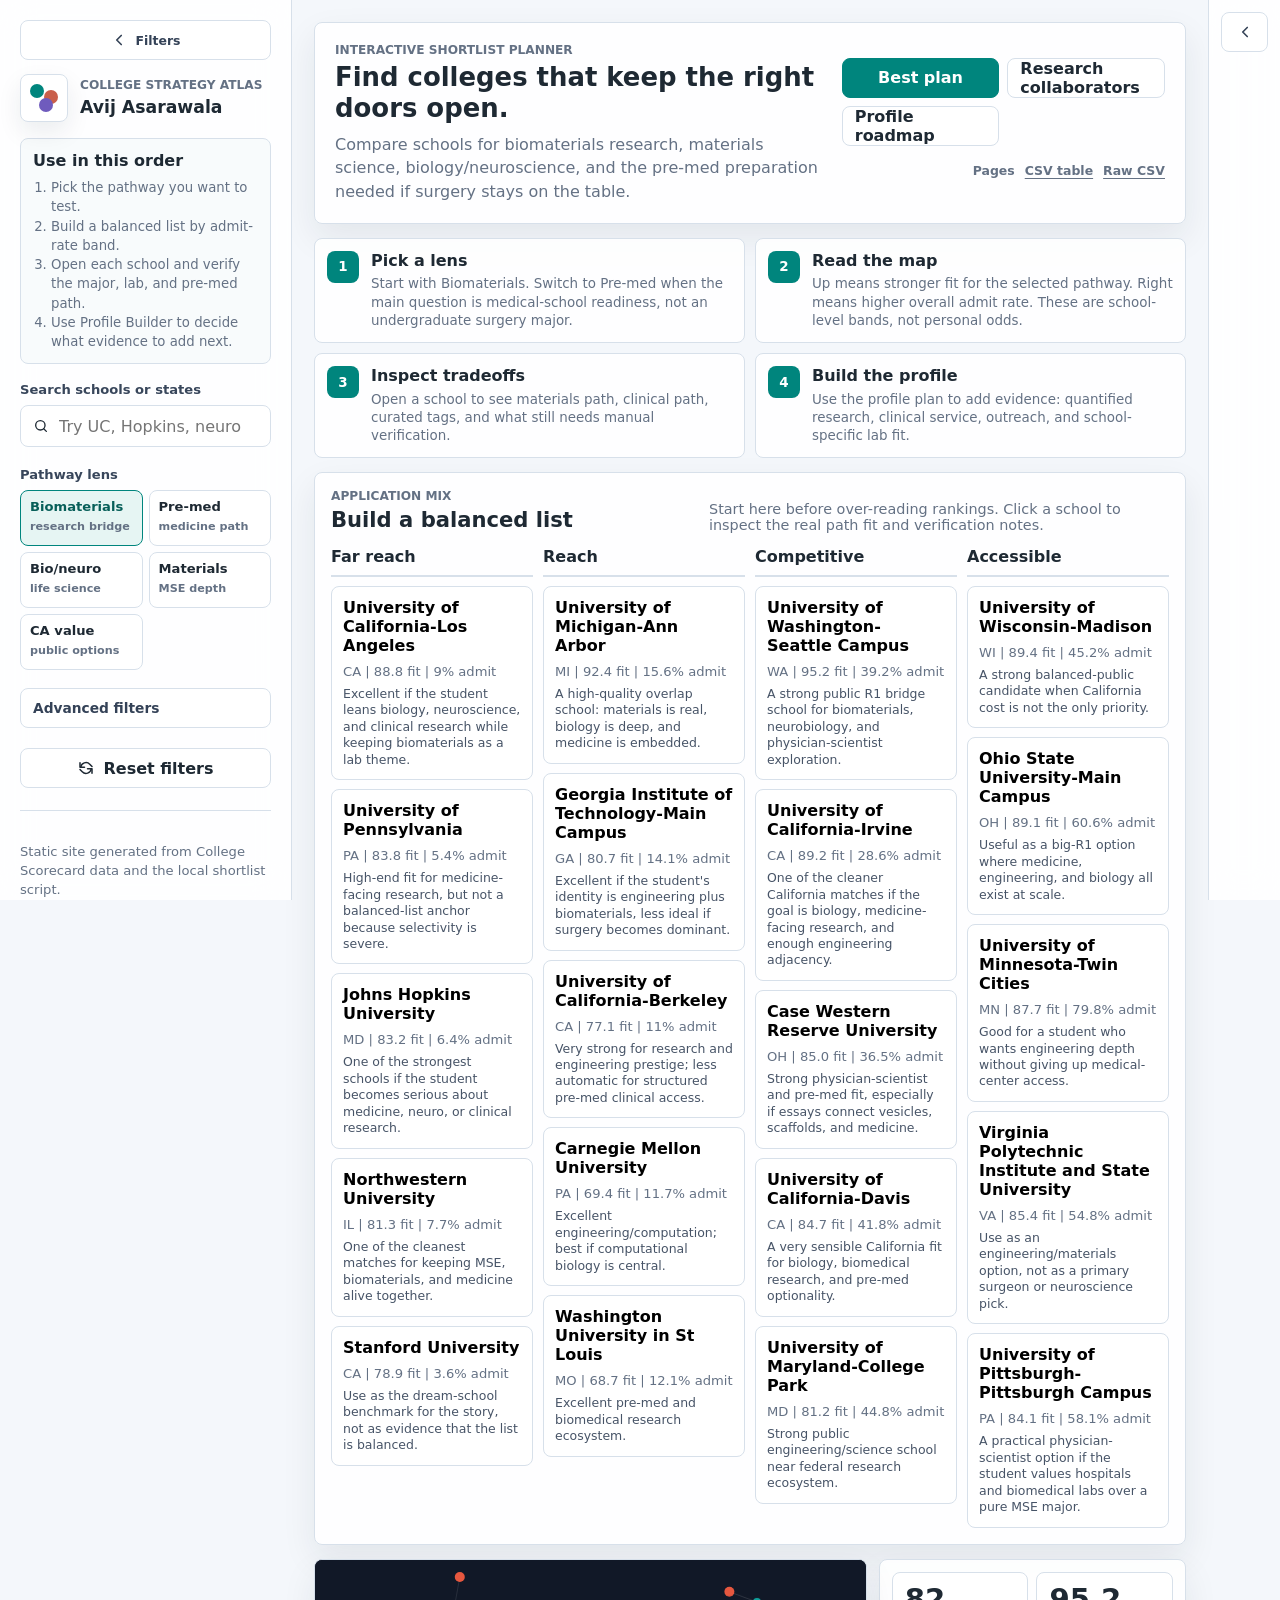
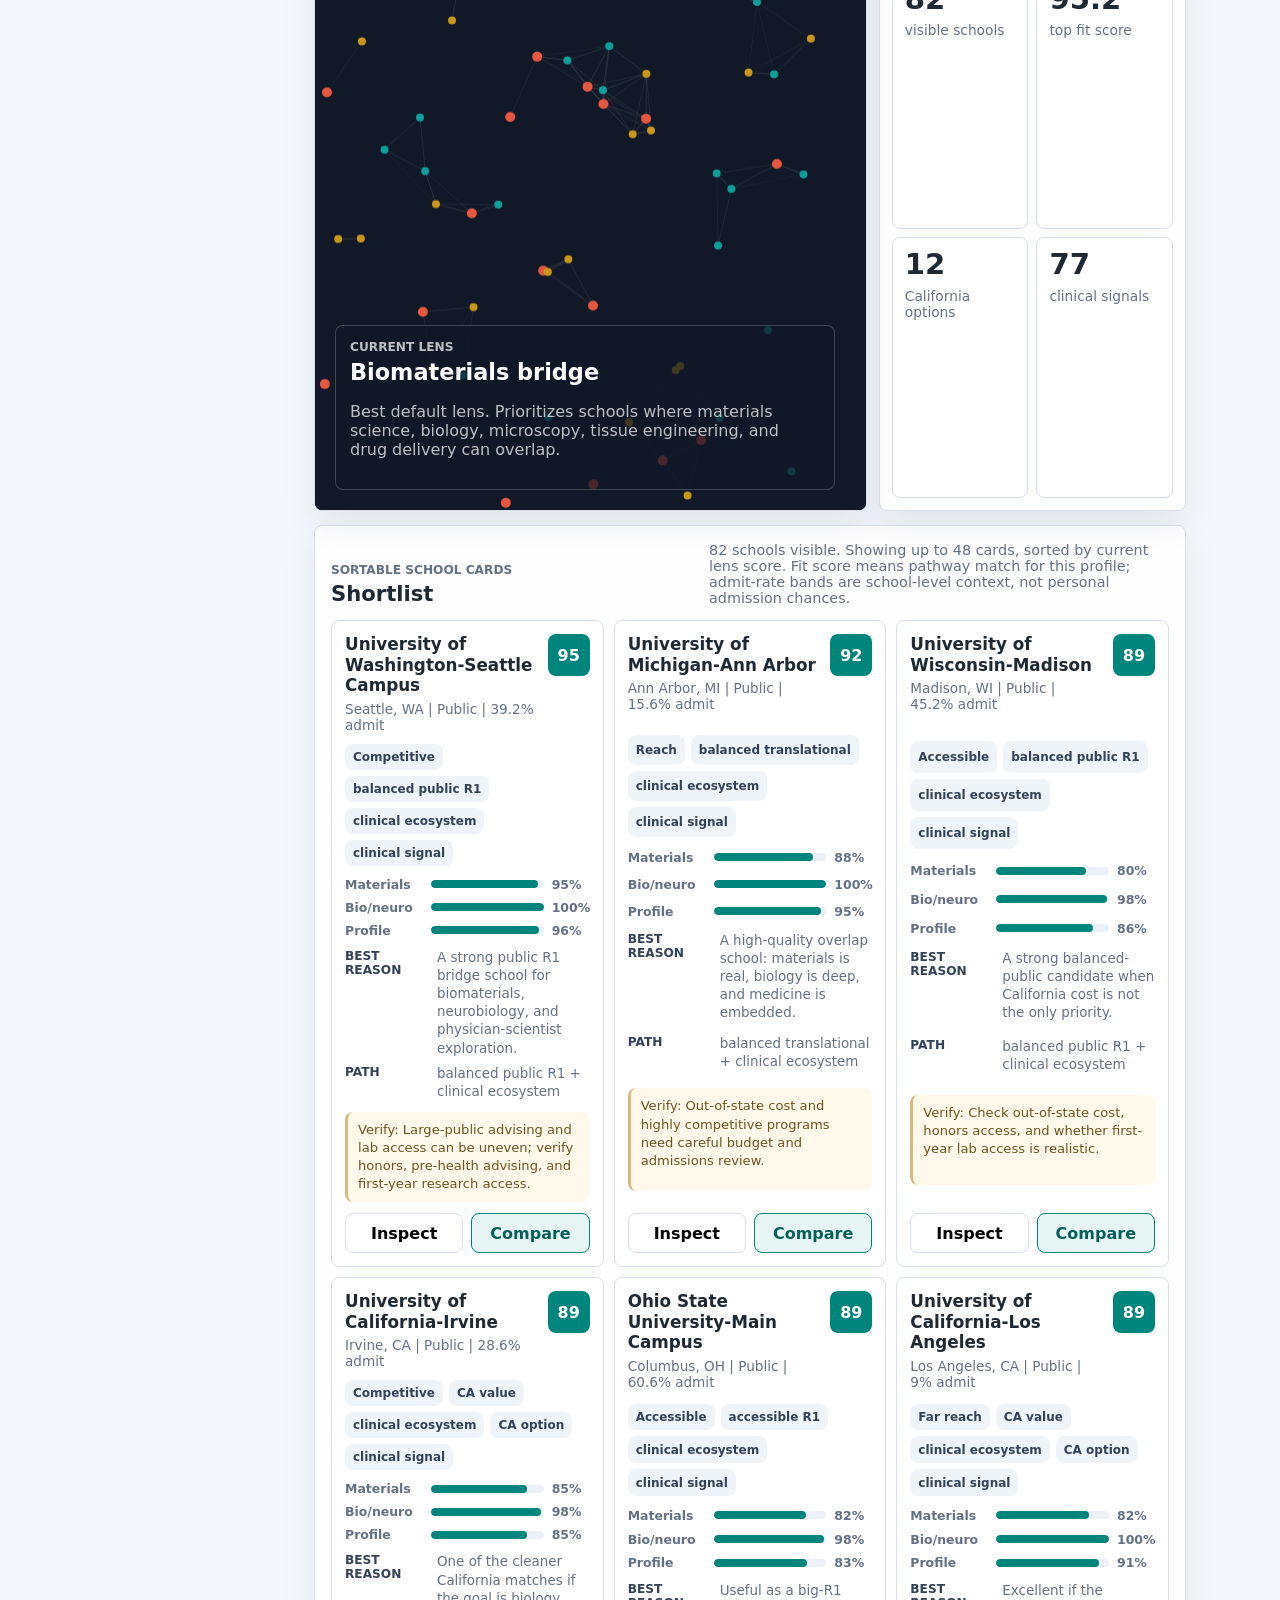
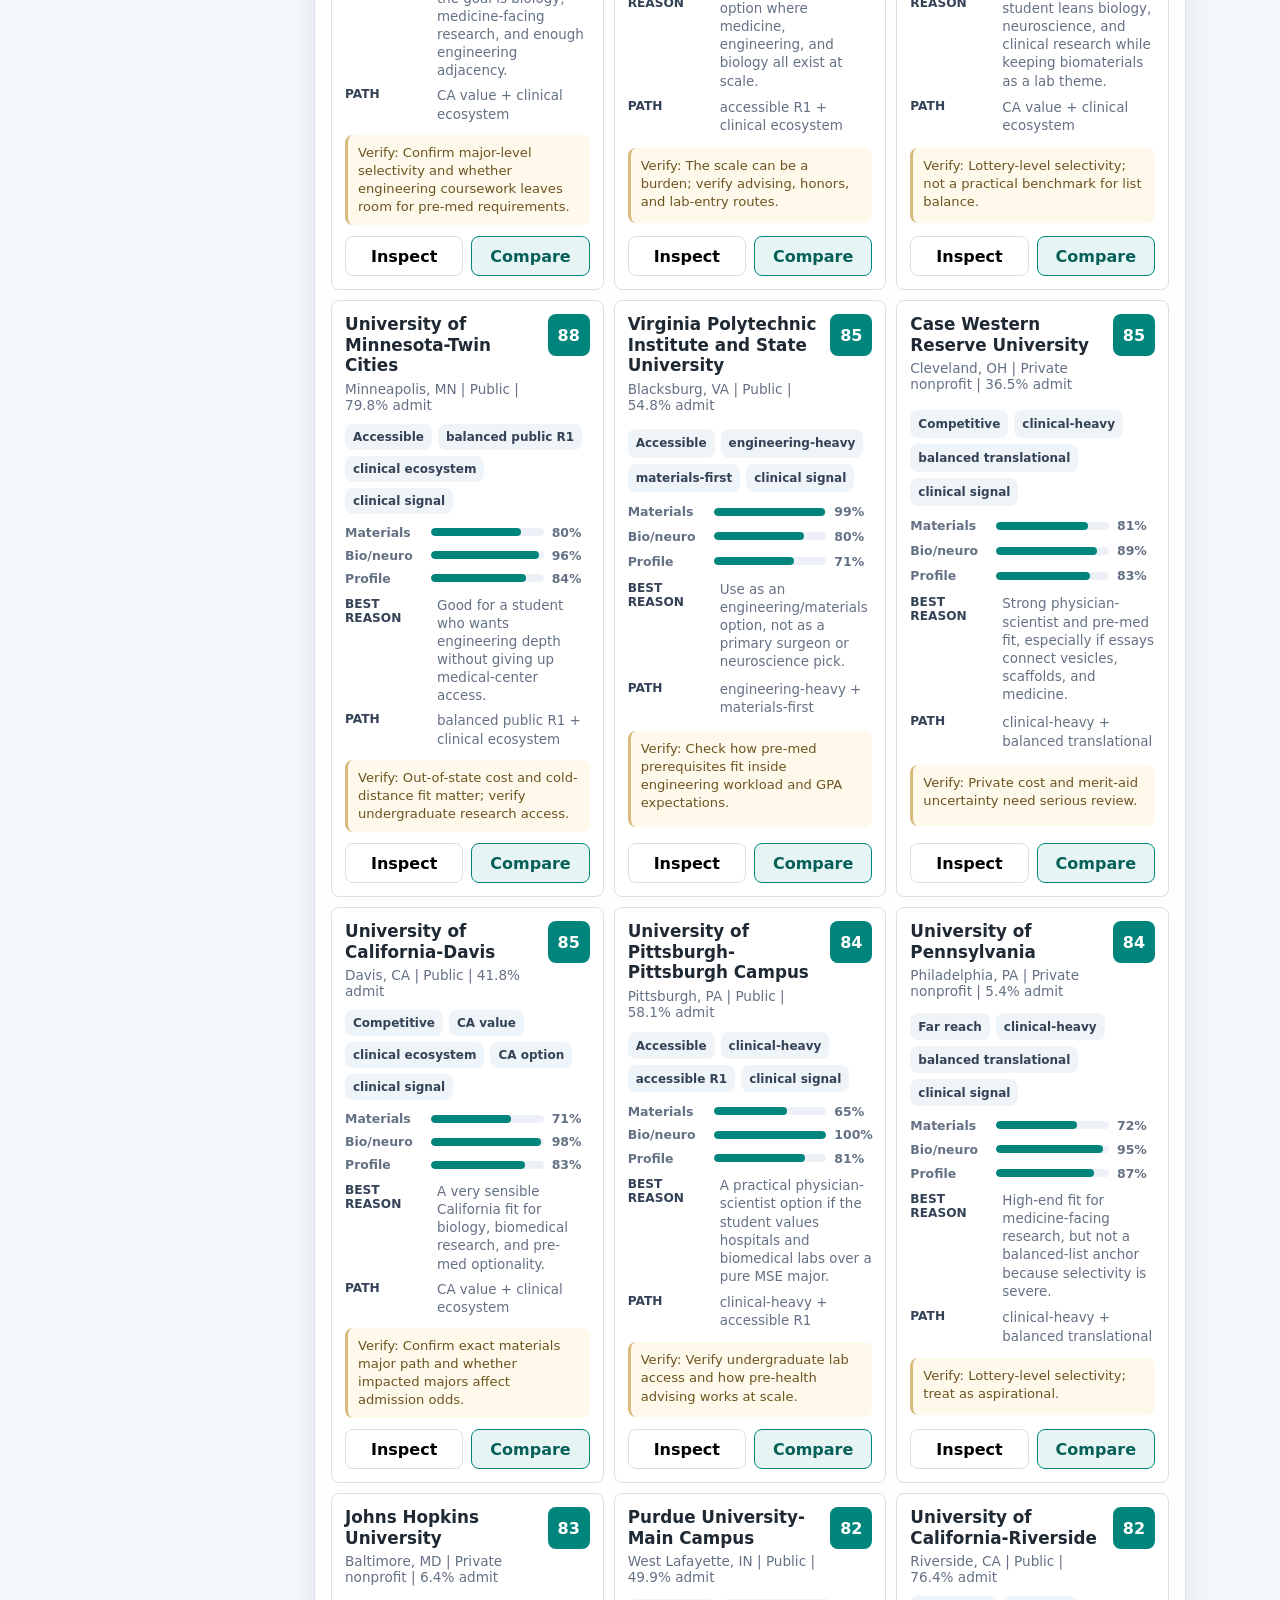
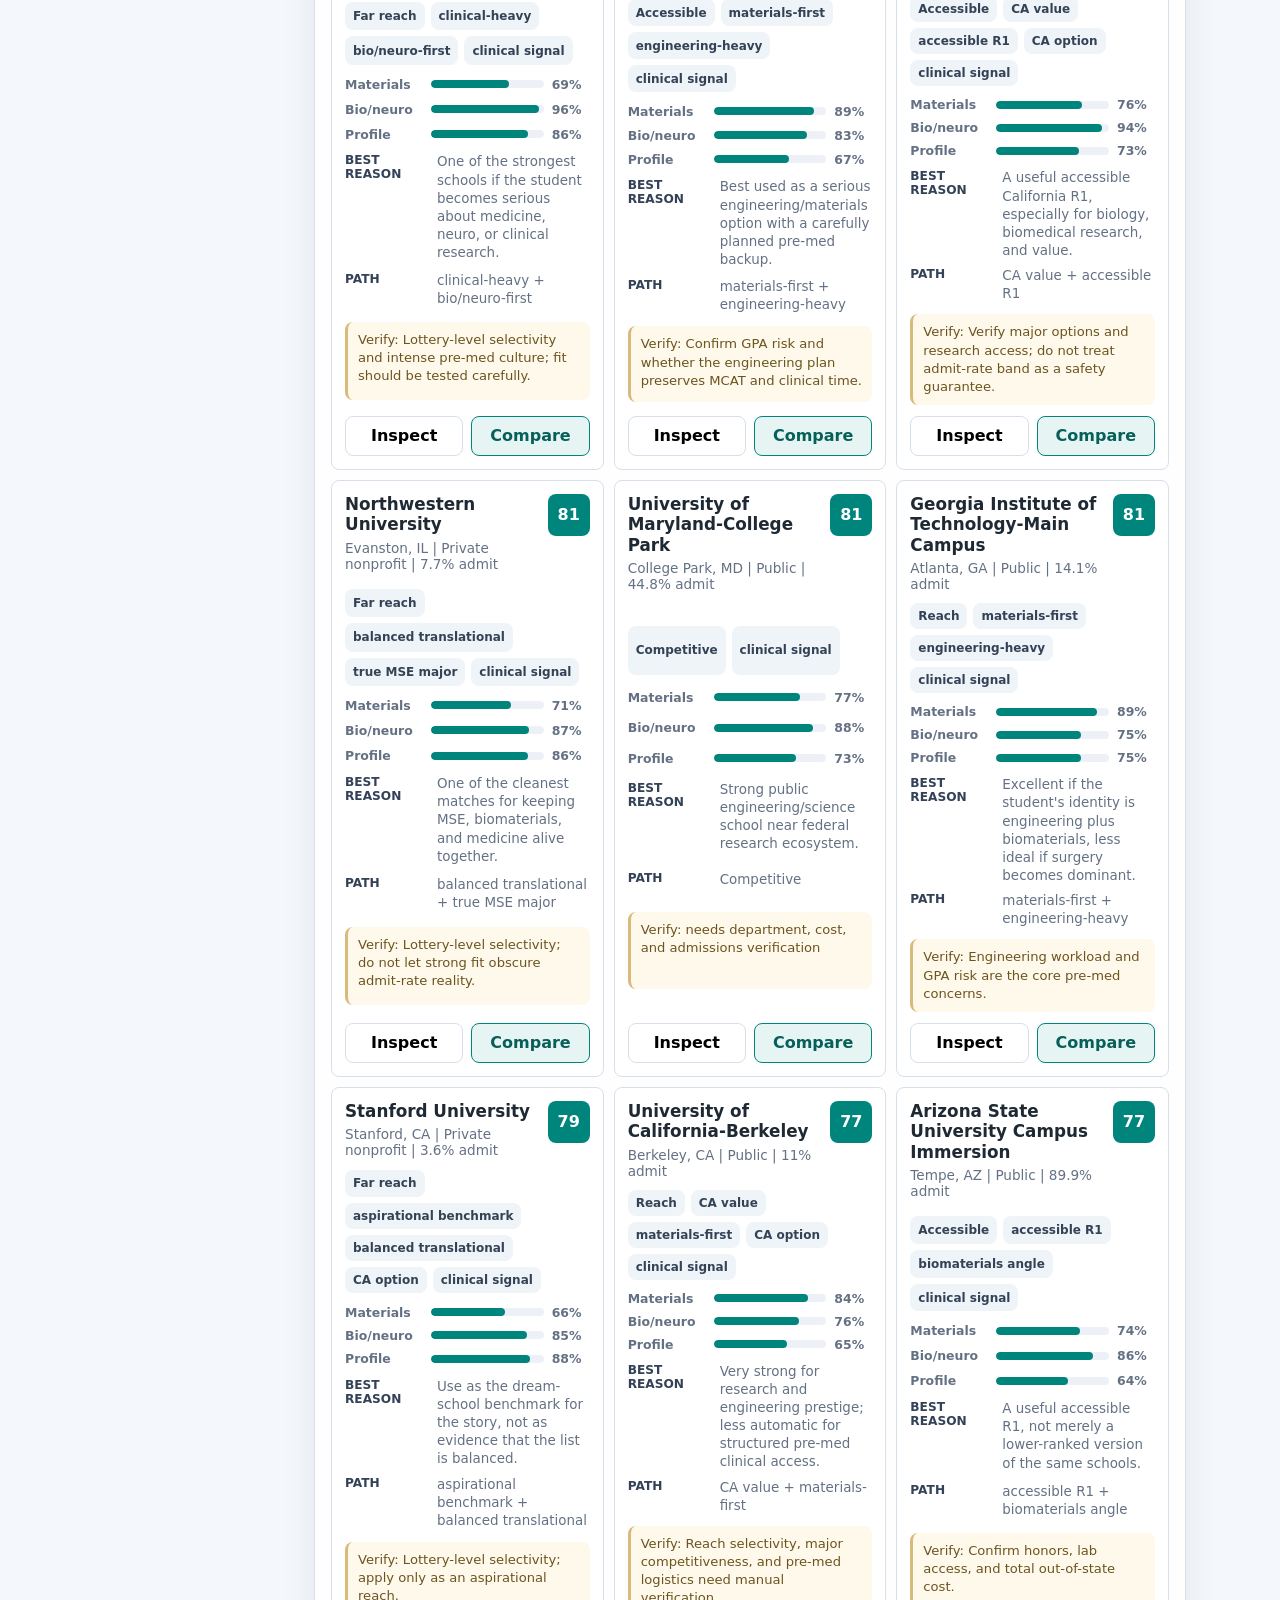
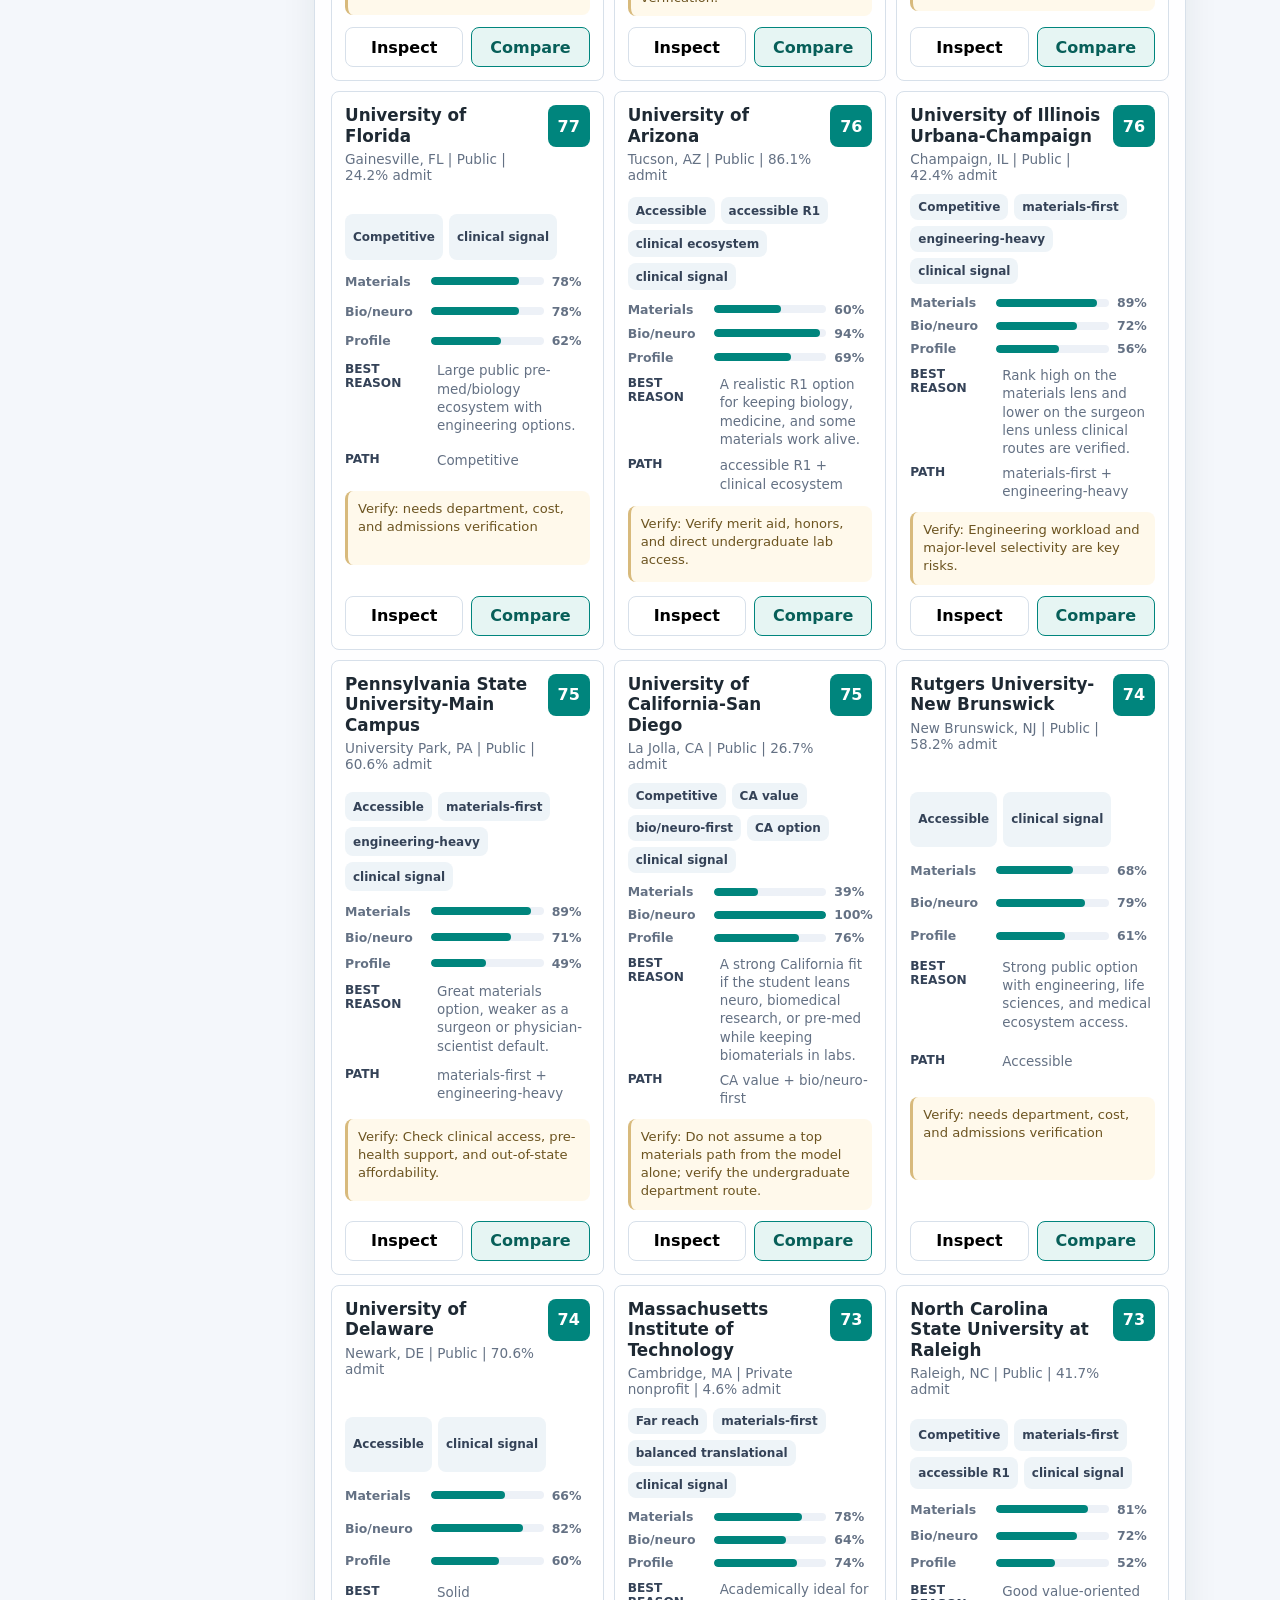
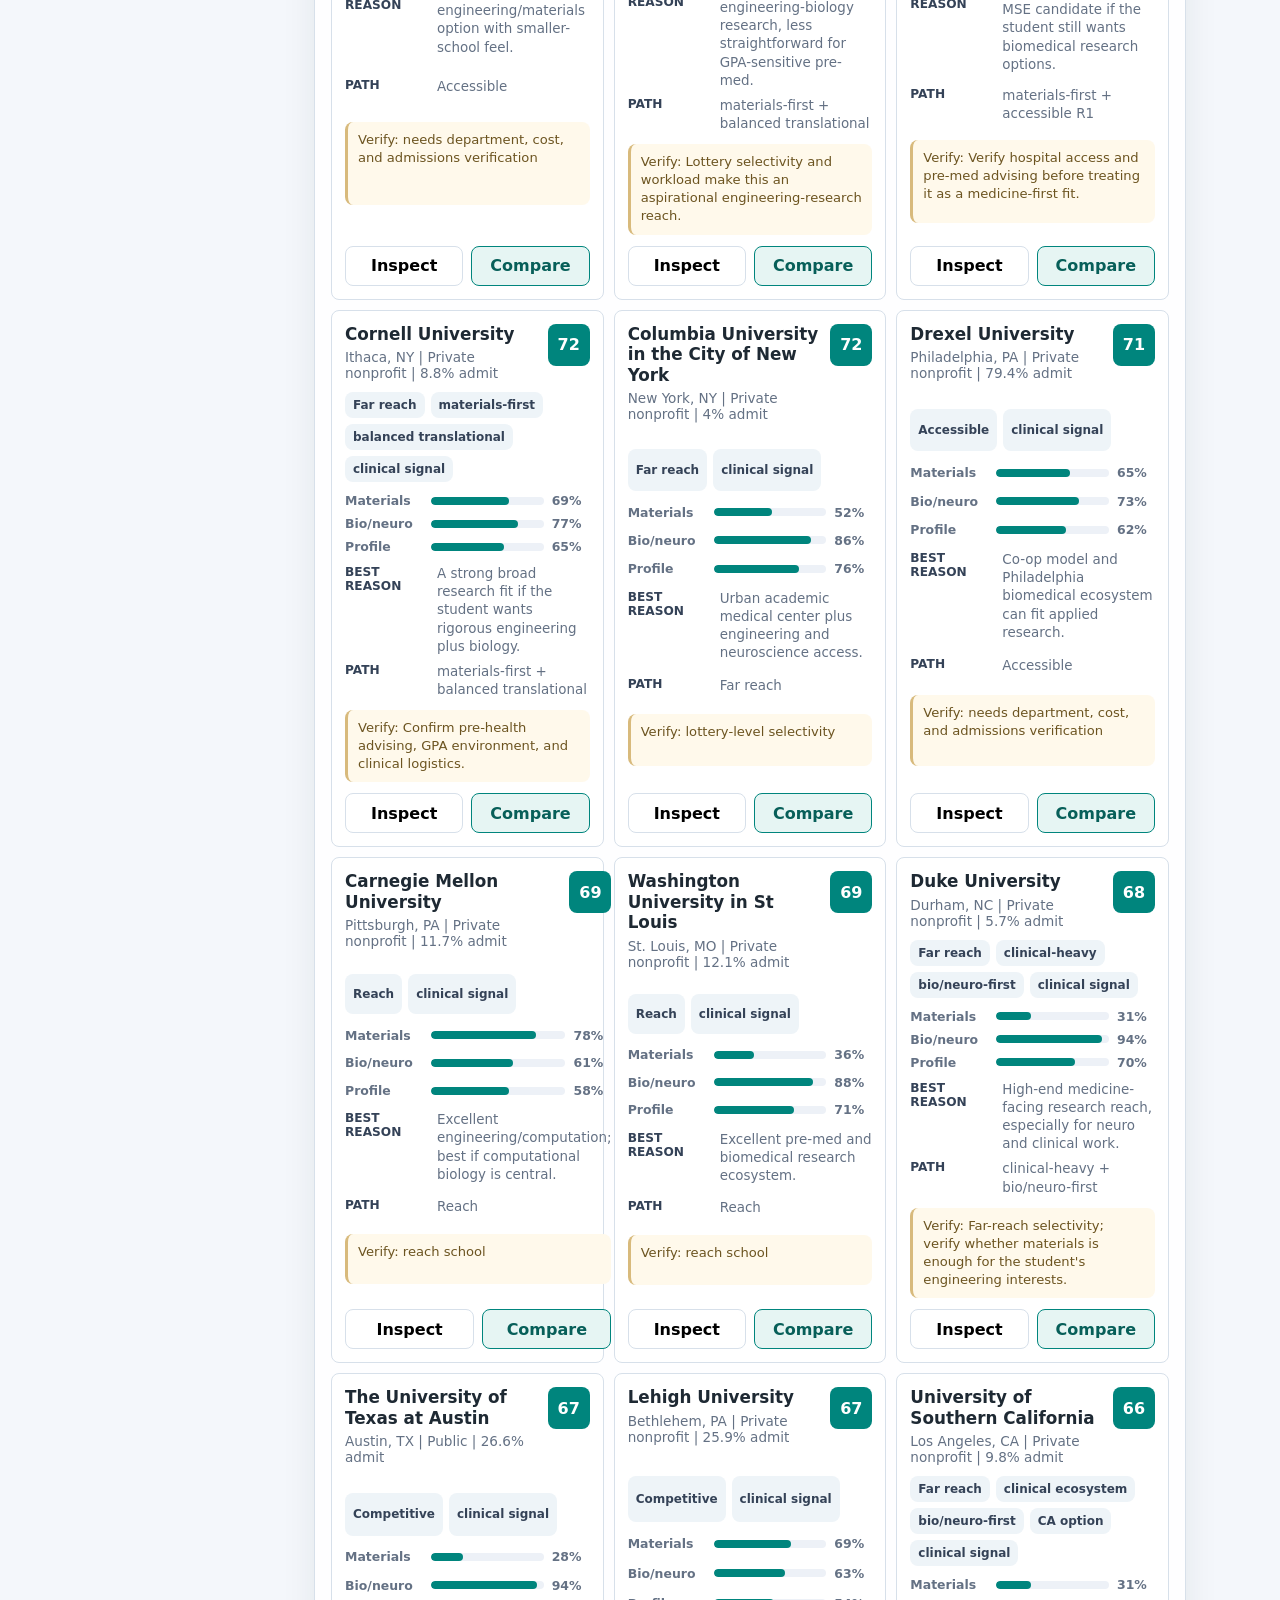
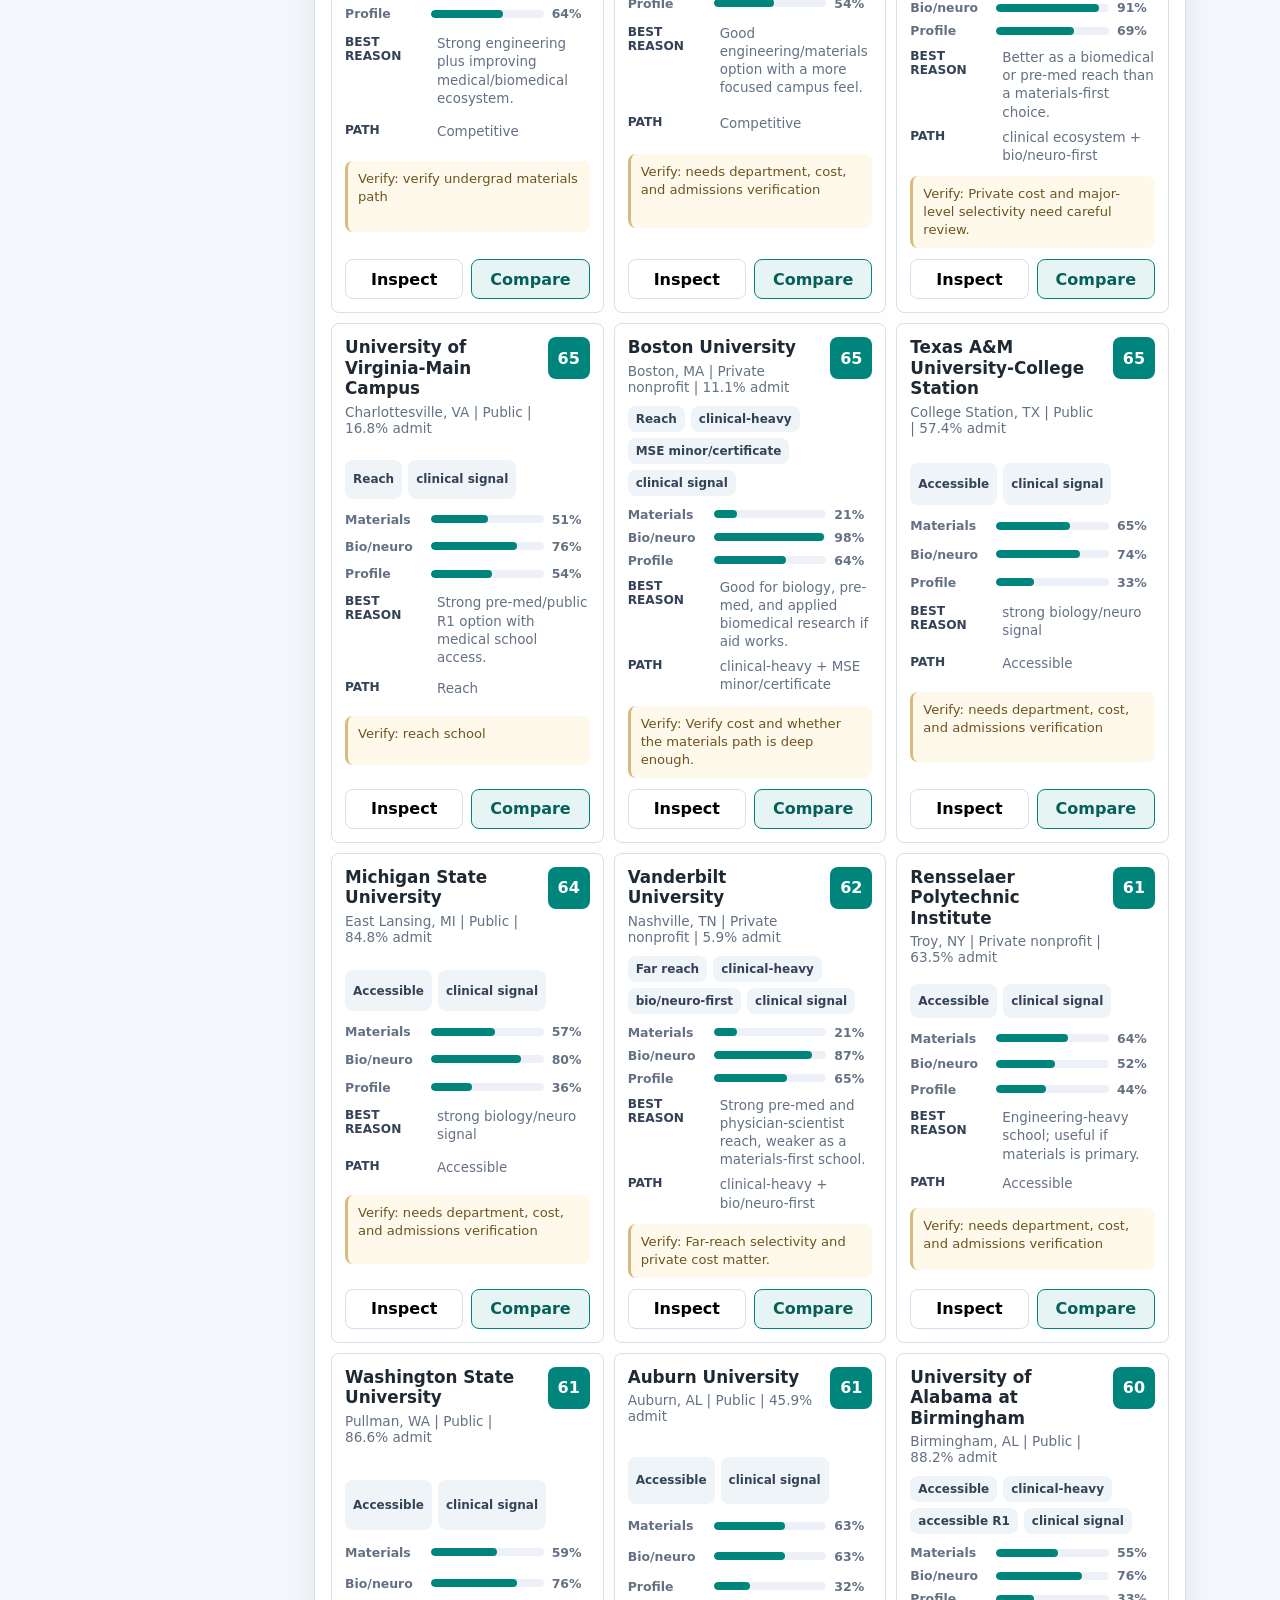
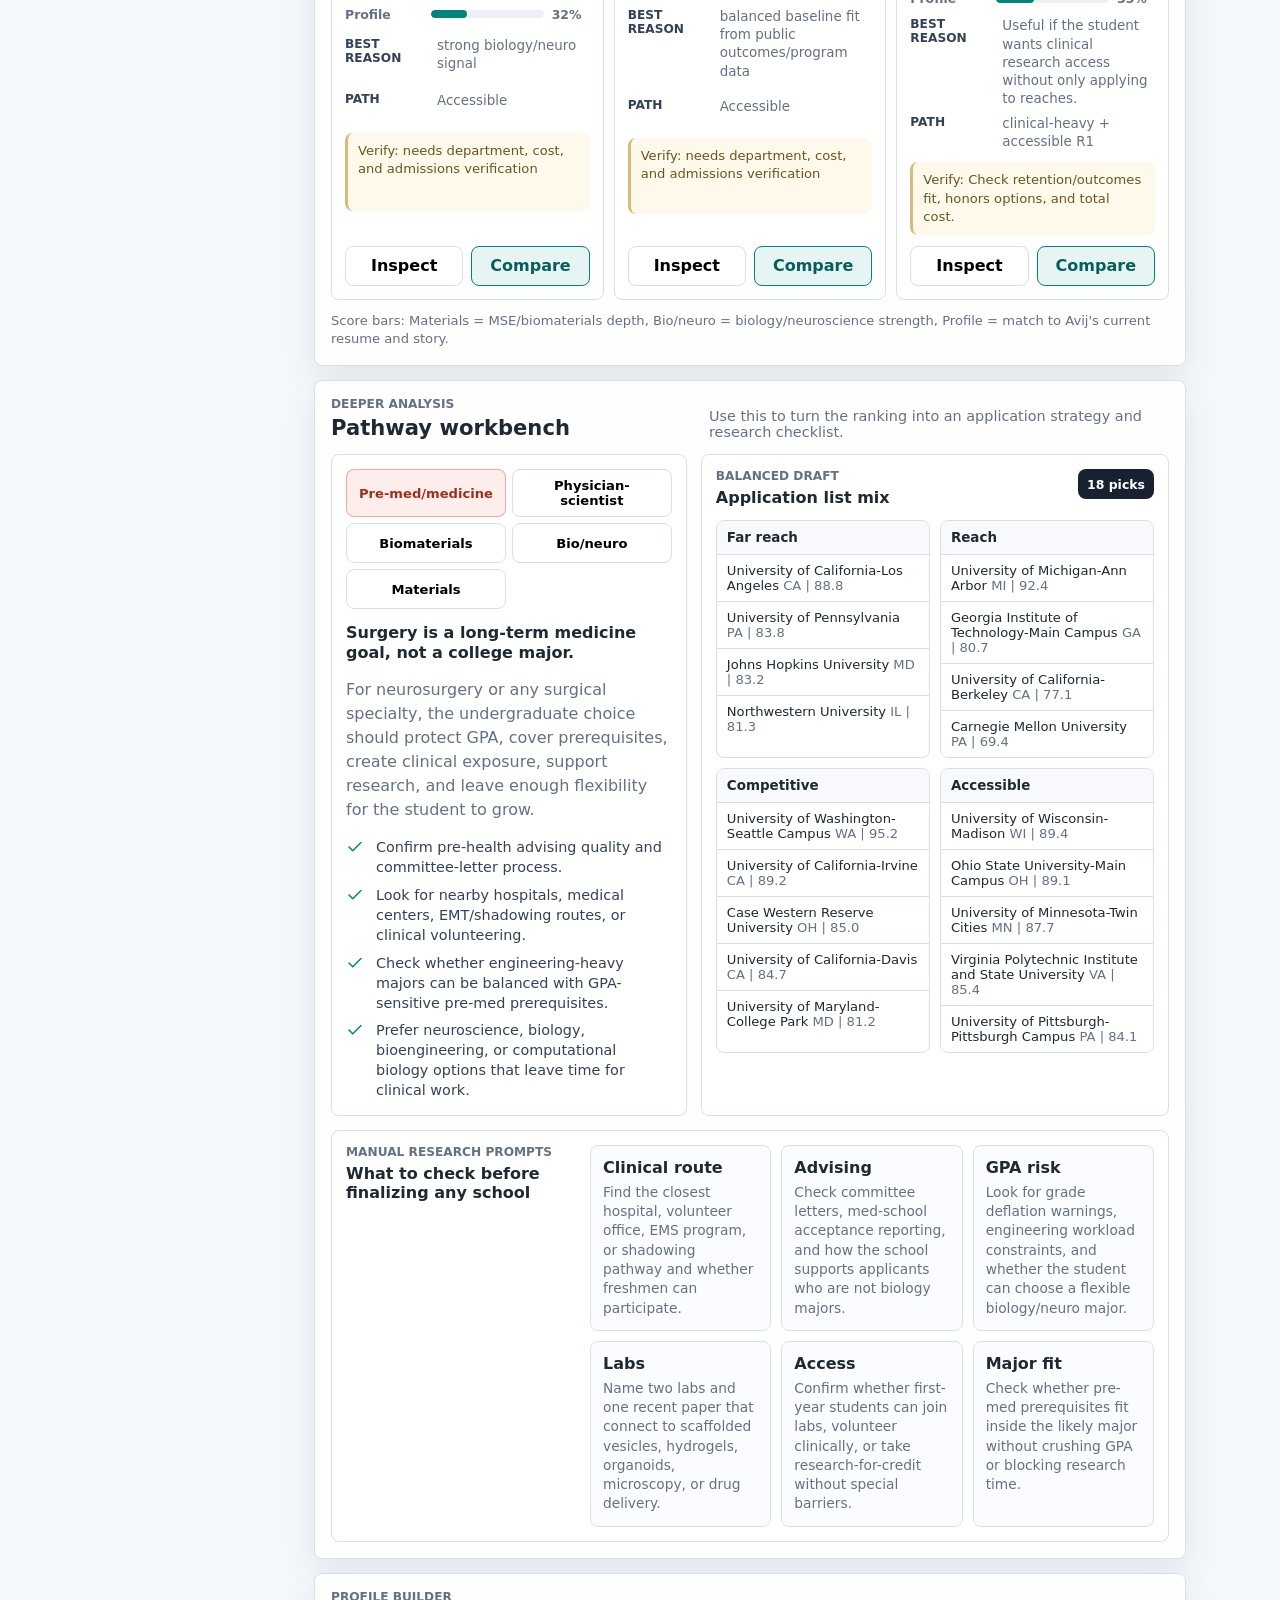
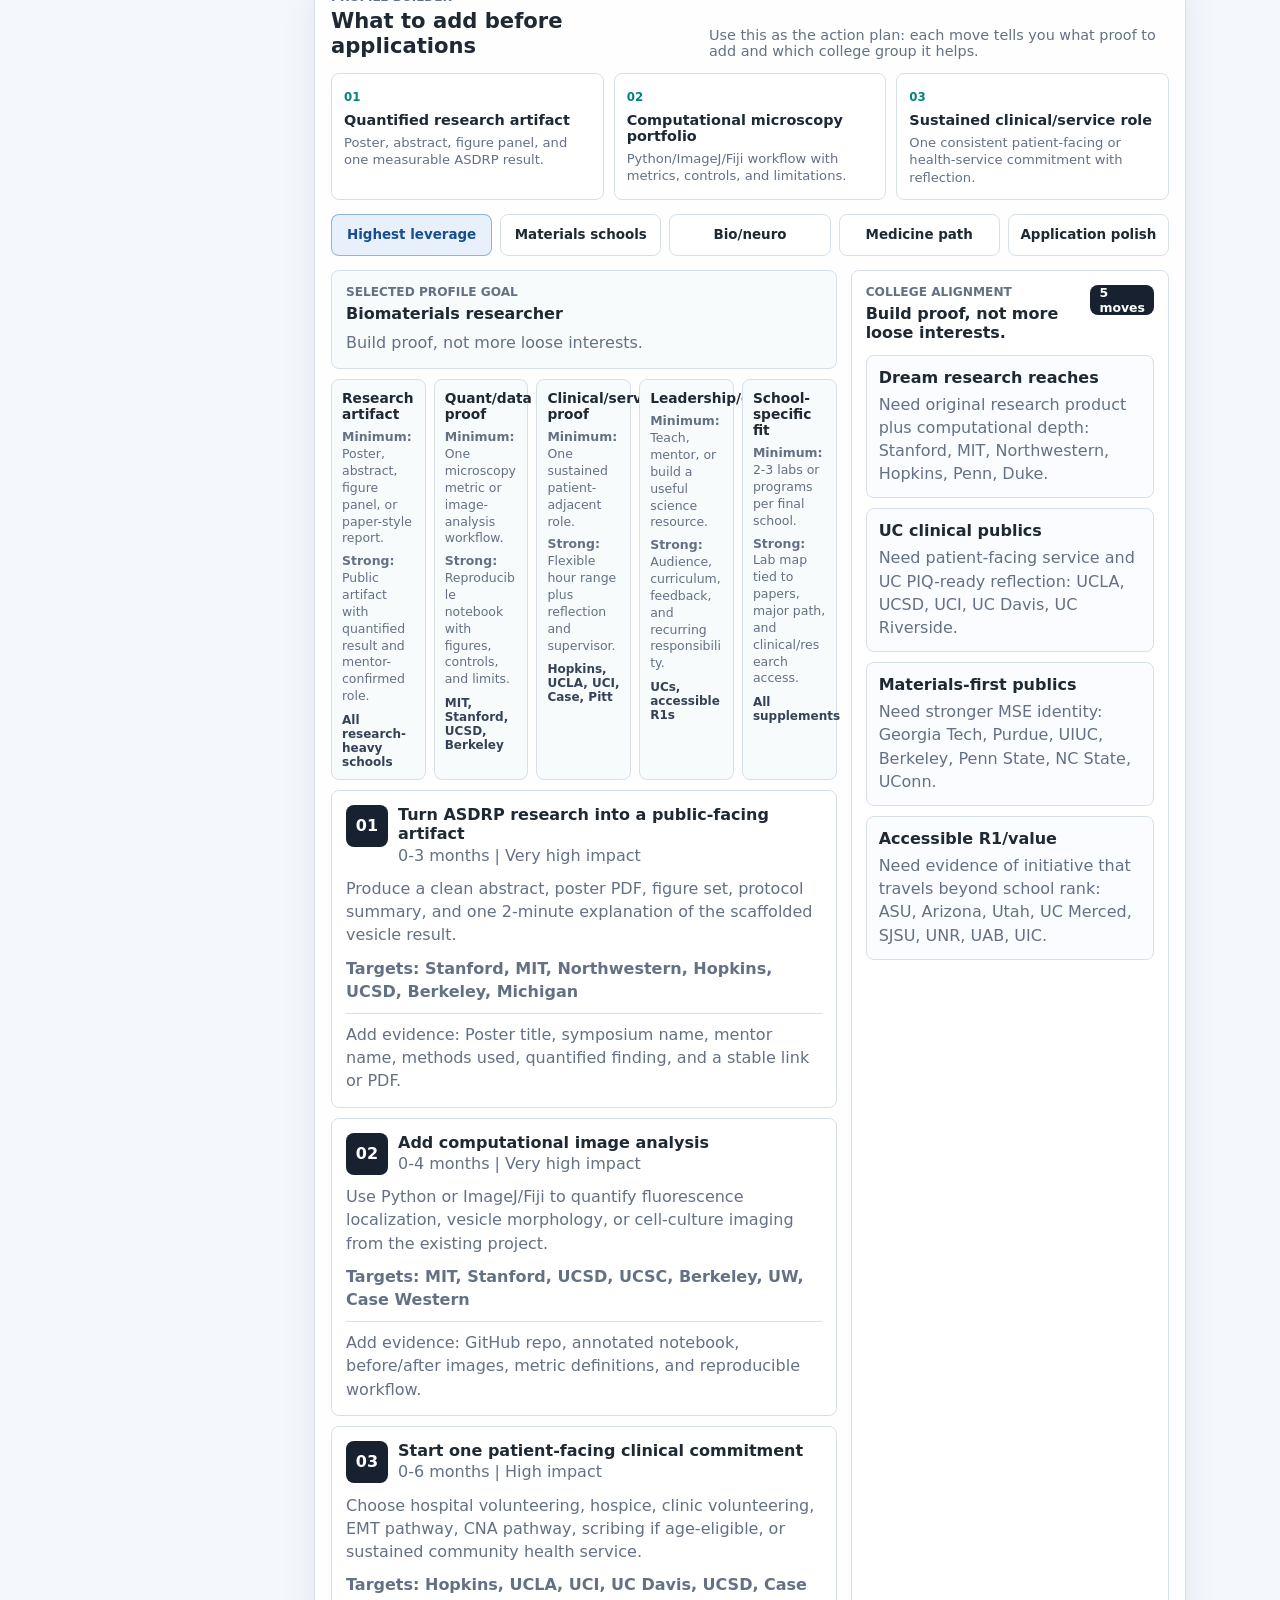
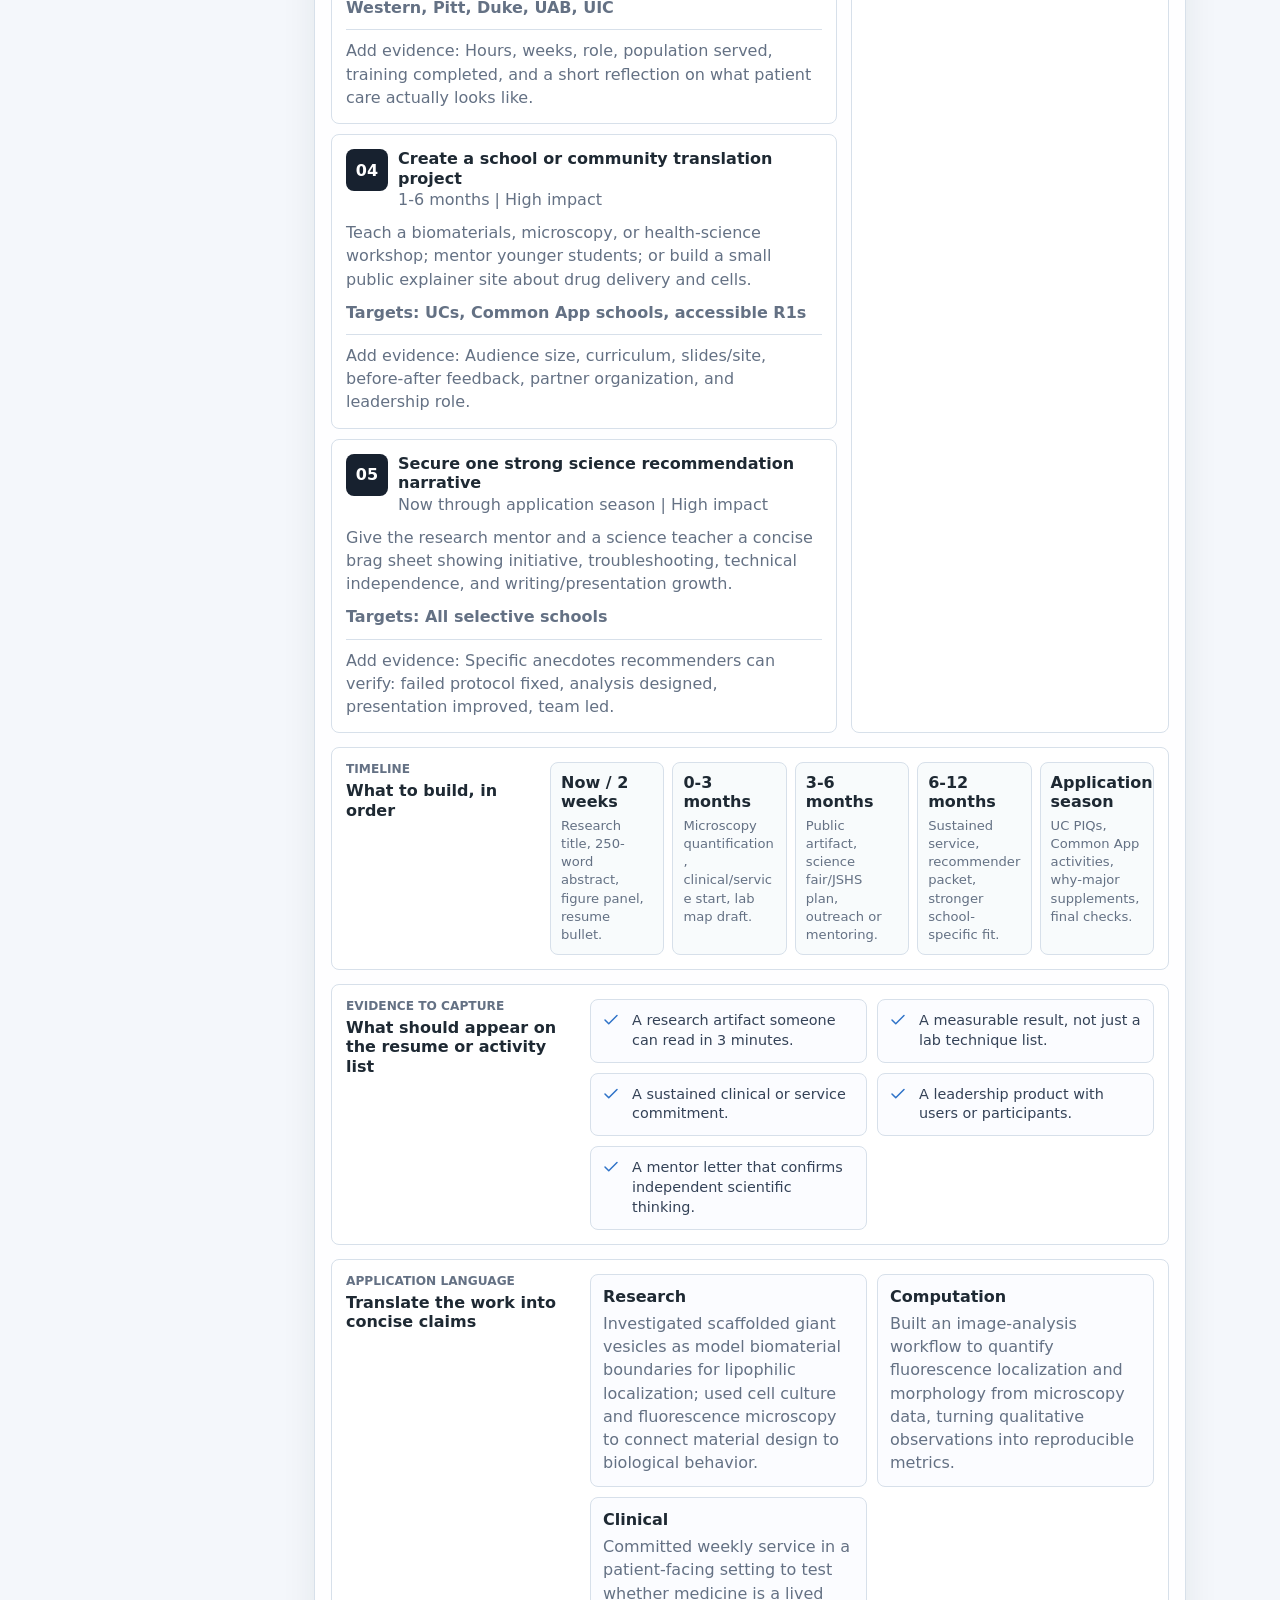
<file: index.html>
<!doctype html>
<html lang="en">
  <head>
    <meta charset="utf-8">
    <meta name="viewport" content="width=device-width, initial-scale=1">
    <title>College Pathway Atlas</title>
    <link rel="icon" href="data:,">
    <link rel="stylesheet" href="assets/styles.css">
  </head>
  <body class="detail-collapsed">
    <a class="skip-link" href="#mainContent">Skip to college planner</a>
    <div class="app-shell">
      <aside class="controls" aria-label="College filters">
        <button id="toggleFilters" class="rail-toggle filters-toggle" type="button" aria-label="Collapse filters" aria-expanded="true">
          <svg viewBox="0 0 24 24" aria-hidden="true">
            <path d="m15 18-6-6 6-6"></path>
          </svg>
          <span>Filters</span>
        </button>
        <div class="brand-block">
          <div class="brand-mark" aria-hidden="true">
            <span></span>
            <span></span>
            <span></span>
          </div>
          <div>
            <p class="eyebrow">College strategy atlas</p>
            <h1>Avij Asarawala</h1>
          </div>
        </div>

        <div class="sidebar-guide" aria-label="How to use this planner">
          <strong>Use in this order</strong>
          <ol>
            <li>Pick the pathway you want to test.</li>
            <li>Build a balanced list by admit-rate band.</li>
            <li>Open each school and verify the major, lab, and pre-med path.</li>
            <li>Use Profile Builder to decide what evidence to add next.</li>
          </ol>
        </div>

        <label class="field-label" for="searchInput">Search schools or states</label>
        <div class="search-wrap">
          <svg viewBox="0 0 24 24" aria-hidden="true">
            <circle cx="11" cy="11" r="7"></circle>
            <path d="m16 16 4 4"></path>
          </svg>
          <input id="searchInput" type="search" placeholder="Try UC, Hopkins, neuro...">
        </div>

        <div class="control-group">
          <p class="field-label">Pathway lens</p>
          <div class="segmented" role="group" aria-label="Pathway lens">
            <button class="seg-button active" data-track="biomaterials" type="button" aria-pressed="true">
              <span>Biomaterials</span>
              <small>research bridge</small>
            </button>
            <button class="seg-button" data-track="surgeon" type="button" aria-pressed="false" title="Pre-med means medical-school readiness, not an undergraduate surgery major.">
              <span>Pre-med</span>
              <small>medicine path</small>
            </button>
            <button class="seg-button" data-track="bioNeuro" type="button" aria-pressed="false" title="Bio/neuro emphasizes neuroscience, cell biology, computational biology, imaging, and medicine-facing research.">
              <span>Bio/neuro</span>
              <small>life science</small>
            </button>
            <button class="seg-button" data-track="materials" type="button" aria-pressed="false" title="Materials means engineering and MSE depth, with pre-med feasibility checked separately.">
              <span>Materials</span>
              <small>MSE depth</small>
            </button>
            <button class="seg-button" data-track="california" type="button" aria-pressed="false" title="California value emphasizes practical in-state public options.">
              <span>CA value</span>
              <small>public options</small>
            </button>
          </div>
        </div>
        <a class="mobile-jump" href="#boardTitle">View balanced list</a>

        <details class="advanced-filters">
          <summary>Advanced filters</summary>
        <div class="control-group">
          <div class="range-head">
            <label class="field-label" for="scoreRange">Minimum fit score</label>
            <output id="scoreValue" for="scoreRange">45</output>
          </div>
          <input id="scoreRange" type="range" min="35" max="95" value="45">
        </div>

        <div class="control-group">
          <p class="field-label">Admit-rate bands</p>
          <div class="check-grid" id="bandFilters">
            <label><input type="checkbox" value="Far reach by admit rate" checked> Far reach</label>
            <label><input type="checkbox" value="Reach by admit rate" checked> Reach</label>
            <label><input type="checkbox" value="Competitive/possible by admit rate" checked> Competitive</label>
            <label><input type="checkbox" value="More accessible by admit rate" checked> Accessible</label>
          </div>
        </div>

        <div class="control-group">
          <p class="field-label">School type</p>
          <div class="check-grid">
            <label><input id="publicOnly" type="checkbox"> Public only</label>
            <label><input id="californiaOnly" type="checkbox"> California only</label>
            <label><input id="clinicalOnly" type="checkbox"> Clinical signal</label>
          </div>
        </div>

        <div class="control-group">
          <label class="field-label" for="sortSelect">Sort</label>
          <select id="sortSelect">
            <option value="lens">Current lens score</option>
            <option value="admit">Admit rate, higher first</option>
            <option value="materials">Materials strength</option>
            <option value="biology">Bio/neuro strength</option>
            <option value="outcomes">Outcomes</option>
            <option value="netprice">Net price, lower first</option>
          </select>
        </div>
        </details>

        <button id="resetFilters" class="ghost-button" type="button">
          <svg viewBox="0 0 24 24" aria-hidden="true">
            <path d="M4 5v6h6"></path>
            <path d="M20 19v-6h-6"></path>
            <path d="M5 11a7 7 0 0 1 12-4l3 3"></path>
            <path d="M19 13a7 7 0 0 1-12 4l-3-3"></path>
          </svg>
          Reset filters
        </button>

        <div class="source-note">
          <p>Static site generated from College Scorecard data and the local shortlist script.</p>
          <p>Score is a relative shortlist fit index, not an admissions chance or school quality ranking. Admit-rate bands are not personal estimates.</p>
          <p>Pre-med means undergraduate readiness for medical school: grades, prerequisites, advising, clinical exposure, biology, chemistry, and research.</p>
          <p>Curated notes flag where official department pages, cost, major-level selectivity, and research access still need manual verification.</p>
        </div>
      </aside>

      <main id="mainContent" class="workspace" tabindex="-1">
        <section class="top-band" aria-labelledby="overviewTitle">
          <div>
            <p class="eyebrow">Interactive shortlist planner</p>
            <h2 id="overviewTitle">Find colleges that keep the right doors open.</h2>
            <p class="lede">Compare schools for biomaterials research, materials science, biology/neuroscience, and the pre-med preparation needed if surgery stays on the table.</p>
          </div>
          <div class="top-actions">
            <a class="primary-link" href="best-plan.html">Best plan</a>
            <a href="collaborators.html">Research collaborators</a>
            <a href="outputs/profile_improvement_roadmap.md">Profile roadmap</a>
            <div class="download-links" aria-label="Downloads">
              <span>Pages</span>
              <a href="college-table.html">CSV table</a>
              <a href="outputs/college_shortlist.csv">Raw CSV</a>
            </div>
          </div>
        </section>

        <section class="guide-grid" aria-label="Quick guide">
          <article class="guide-card">
            <span>1</span>
            <div>
              <h3>Pick a lens</h3>
              <p>Start with Biomaterials. Switch to Pre-med when the main question is medical-school readiness, not an undergraduate surgery major.</p>
            </div>
          </article>
          <article class="guide-card">
            <span>2</span>
            <div>
              <h3>Read the map</h3>
              <p>Up means stronger fit for the selected pathway. Right means higher overall admit rate. These are school-level bands, not personal odds.</p>
            </div>
          </article>
          <article class="guide-card">
            <span>3</span>
            <div>
              <h3>Inspect tradeoffs</h3>
              <p>Open a school to see materials path, clinical path, curated tags, and what still needs manual verification.</p>
            </div>
          </article>
          <article class="guide-card">
            <span>4</span>
            <div>
              <h3>Build the profile</h3>
              <p>Use the profile plan to add evidence: quantified research, clinical service, outreach, and school-specific lab fit.</p>
            </div>
          </article>
        </section>

        <section class="board-section" aria-labelledby="boardTitle" tabindex="-1">
          <div class="section-head">
            <div>
              <p class="eyebrow">Application mix</p>
              <h2 id="boardTitle">Build a balanced list</h2>
            </div>
            <p class="section-note">Start here before over-reading rankings. Click a school to inspect the real path fit and verification notes.</p>
          </div>
          <div id="bandBoard" class="band-board"></div>
        </section>

        <section class="insight-grid" aria-label="Summary">
          <div class="visual-panel pathway-panel">
            <canvas id="pathwayCanvas" width="900" height="440" aria-label="Animated biomaterials and neural-pathway visual"></canvas>
            <div class="canvas-copy">
              <p class="eyebrow">Current lens</p>
              <h3 id="trackTitle">Biomaterials bridge</h3>
              <p id="trackCopy">Balances materials, biology, neuro, research fit, outcomes, and some access.</p>
            </div>
          </div>
          <div class="metric-panel">
            <div class="metric">
              <span id="countMetric">0</span>
              <p>visible schools</p>
            </div>
            <div class="metric">
              <span id="topMetric">0.0</span>
              <p>top fit score</p>
            </div>
            <div class="metric">
              <span id="caMetric">0</span>
              <p>California options</p>
            </div>
            <div class="metric">
              <span id="clinicalMetric">0</span>
              <p>clinical signals</p>
            </div>
          </div>
        </section>

        <section class="results-section" aria-labelledby="resultsTitle">
          <div class="section-head">
            <div>
              <p class="eyebrow">Sortable school cards</p>
              <h2 id="resultsTitle">Shortlist</h2>
            </div>
            <p id="resultSummary" class="section-note" role="status" aria-live="polite" aria-atomic="true"></p>
          </div>
          <div id="cards" class="cards"></div>
          <p class="score-legend">Score bars: Materials = MSE/biomaterials depth, Bio/neuro = biology/neuroscience strength, Profile = match to Avij's current resume and story.</p>
        </section>

        <section class="analysis-section" aria-labelledby="analysisTitle">
          <div class="section-head">
            <div>
              <p class="eyebrow">Deeper analysis</p>
              <h2 id="analysisTitle">Pathway workbench</h2>
            </div>
            <p class="section-note">Use this to turn the ranking into an application strategy and research checklist.</p>
          </div>
          <div class="analysis-layout">
            <div class="strategy-panel">
              <div class="analysis-tabs" role="group" aria-label="Analysis pathway">
                <button class="analysis-tab active" data-analysis="surgeon" type="button" aria-pressed="true">Pre-med/medicine</button>
                <button class="analysis-tab" data-analysis="physicianScientist" type="button" aria-pressed="false">Physician-scientist</button>
                <button class="analysis-tab" data-analysis="biomaterials" type="button" aria-pressed="false">Biomaterials</button>
                <button class="analysis-tab" data-analysis="bioNeuro" type="button" aria-pressed="false">Bio/neuro</button>
                <button class="analysis-tab" data-analysis="materials" type="button" aria-pressed="false">Materials</button>
              </div>
              <div class="strategy-copy">
                <h3 id="analysisModeTitle"></h3>
                <p id="analysisModeText"></p>
                <div id="analysisChecklist" class="checklist"></div>
              </div>
            </div>
            <div class="portfolio-panel">
              <div class="portfolio-head">
                <div>
                  <p class="eyebrow">Balanced draft</p>
                  <h3>Application list mix</h3>
                </div>
                <span id="portfolioCount" class="portfolio-count"></span>
              </div>
              <div id="portfolioGrid" class="portfolio-grid"></div>
            </div>
          </div>
          <div class="question-bank">
            <div>
              <p class="eyebrow">Manual research prompts</p>
              <h3>What to check before finalizing any school</h3>
            </div>
            <div id="researchPrompts" class="prompt-grid"></div>
          </div>
        </section>

        <section class="profile-section" aria-labelledby="profileTitle">
          <div class="section-head">
            <div>
              <p class="eyebrow">Profile builder</p>
              <h2 id="profileTitle">What to add before applications</h2>
            </div>
            <p class="section-note">Use this as the action plan: each move tells you what proof to add and which college group it helps.</p>
          </div>
          <div class="profile-priority-strip" aria-label="Do these first">
            <div>
              <span>01</span>
              <strong>Quantified research artifact</strong>
              <p>Poster, abstract, figure panel, and one measurable ASDRP result.</p>
            </div>
            <div>
              <span>02</span>
              <strong>Computational microscopy portfolio</strong>
              <p>Python/ImageJ/Fiji workflow with metrics, controls, and limitations.</p>
            </div>
            <div>
              <span>03</span>
              <strong>Sustained clinical/service role</strong>
              <p>One consistent patient-facing or health-service commitment with reflection.</p>
            </div>
          </div>
          <div class="profile-tabs" role="group" aria-label="Profile improvement focus">
            <button class="profile-tab active" data-profile="priority" type="button" aria-pressed="true">Highest leverage</button>
            <button class="profile-tab" data-profile="materials" type="button" aria-pressed="false">Materials schools</button>
            <button class="profile-tab" data-profile="bioNeuro" type="button" aria-pressed="false">Bio/neuro</button>
            <button class="profile-tab" data-profile="clinical" type="button" aria-pressed="false">Medicine path</button>
            <button class="profile-tab" data-profile="packaging" type="button" aria-pressed="false">Application polish</button>
          </div>
          <div class="profile-layout">
            <div>
              <div class="profile-goal-card">
                <p class="eyebrow">Selected profile goal</p>
                <h3 id="profileGoalTitle"></h3>
                <p id="profileGoalCopy"></p>
              </div>
              <div id="profileGapGrid" class="gap-grid"></div>
              <div id="profileMoves" class="profile-moves"></div>
            </div>
            <div class="cluster-panel">
              <div class="portfolio-head">
                <div>
                  <p class="eyebrow">College alignment</p>
                  <h3 id="clusterTitle"></h3>
                </div>
                <span id="clusterCount" class="portfolio-count"></span>
              </div>
              <div id="profileClusters" class="cluster-grid"></div>
            </div>
          </div>
          <div class="timeline-panel">
            <div>
              <p class="eyebrow">Timeline</p>
              <h3>What to build, in order</h3>
            </div>
            <div id="profileTimeline" class="timeline-grid"></div>
          </div>
          <div class="evidence-strip">
            <div>
              <p class="eyebrow">Evidence to capture</p>
              <h3>What should appear on the resume or activity list</h3>
            </div>
            <div id="evidenceChecklist" class="evidence-grid"></div>
          </div>
          <div class="wording-panel">
            <div>
              <p class="eyebrow">Application language</p>
              <h3>Translate the work into concise claims</h3>
            </div>
            <div id="wordingBank" class="wording-grid"></div>
          </div>
        </section>

        <section class="plot-section" aria-labelledby="plotTitle">
          <div class="section-head">
            <div>
              <p class="eyebrow">Fit versus access</p>
              <h2 id="plotTitle">Admissions map</h2>
            </div>
            <div class="legend" aria-label="Admissions band legend">
              <span><i class="dot far"></i>Far reach</span>
              <span><i class="dot reach"></i>Reach</span>
              <span><i class="dot comp"></i>Competitive</span>
              <span><i class="dot open"></i>Accessible</span>
            </div>
          </div>
          <p class="map-guide">Higher points are stronger matches for the selected lens. Points farther right are more accessible by overall admit rate. Click any point to inspect the school.</p>
          <div id="plot" class="plot" role="region" aria-label="Interactive scatter plot of fit score by admit-rate band"></div>
          <div class="plot-list" aria-label="Admissions map text summary">
            <h3>Top plotted schools</h3>
            <div id="plotList" class="plot-list-grid"></div>
          </div>
        </section>

        <details class="mobile-source-notes">
          <summary>Data notes</summary>
          <p>Static site generated from College Scorecard data and the local shortlist script.</p>
          <p>Score is a relative shortlist fit index, not an admissions chance or school quality ranking. Admit-rate bands are not personal estimates.</p>
          <p>Pre-med means undergraduate readiness for medical school: grades, prerequisites, advising, clinical exposure, biology, chemistry, and research.</p>
          <p>Curated notes flag where official department pages, cost, major-level selectivity, and research access still need manual verification.</p>
        </details>
      </main>

      <aside class="detail-panel" aria-label="Selected school detail" role="dialog" aria-modal="false">
        <button id="toggleDetail" class="rail-toggle detail-toggle" type="button" aria-label="Expand school detail" aria-expanded="false">
          <svg viewBox="0 0 24 24" aria-hidden="true">
            <path d="m9 18 6-6-6-6"></path>
          </svg>
          <span>Detail</span>
        </button>
        <div class="detail-empty" id="detailEmpty">
          <p class="eyebrow">School detail</p>
          <h2>Select a school</h2>
          <p>Use the chart, board, or cards to inspect programs, risks, and next-step research prompts.</p>
        </div>
        <div class="detail-content hidden" id="detailContent">
          <button id="closeDetail" class="icon-button" type="button" aria-label="Close detail">
            <svg viewBox="0 0 24 24" aria-hidden="true">
              <path d="M18 6 6 18"></path>
              <path d="m6 6 12 12"></path>
            </svg>
          </button>
          <p class="eyebrow" id="detailBand"></p>
          <h2 id="detailName"></h2>
          <p id="detailMeta" class="detail-meta"></p>
          <div class="detail-block">
            <h3>Best reason to consider it</h3>
            <p id="detailWhy"></p>
          </div>
          <div class="detail-block">
            <h3>What to verify</h3>
            <p id="detailCaution"></p>
          </div>
          <div class="detail-block">
            <h3>Curated tags</h3>
            <div id="detailTags" class="program-tags"></div>
          </div>
          <div class="detail-block">
            <h3>Deeper nuance</h3>
            <p id="detailNuance"></p>
          </div>
          <div class="detail-block path-checks">
            <h3>Pathway reality check</h3>
            <p><strong>Materials path:</strong> <span id="detailMaterialsPath"></span></p>
            <p><strong>Clinical path:</strong> <span id="detailClinicalPath"></span></p>
            <p><strong>Manual verification:</strong> <span id="detailVerification"></span></p>
          </div>
          <div class="detail-block">
            <h3>First-pass profile moves for this school</h3>
            <div id="detailProfileMoves" class="profile-mini-list"></div>
          </div>
          <div class="score-ring" aria-label="Current fit score">
            <span id="detailScore">0</span>
            <p>lens score</p>
          </div>
          <div id="detailBars" class="detail-bars"></div>
          <div class="detail-block">
            <h3>Program signals</h3>
            <div id="detailPrograms" class="program-tags"></div>
          </div>
          <button id="compareDetail" class="primary-button" type="button">Add to compare</button>
        </div>
      </aside>

      <section class="compare-tray" aria-label="School comparison">
        <div class="compare-head">
          <div>
            <p class="eyebrow">Compare</p>
            <h2>Side-by-side</h2>
          </div>
          <button id="clearCompare" class="ghost-button compact" type="button">Clear</button>
        </div>
        <div id="compareGrid" class="compare-grid"></div>
      </section>
    </div>

    <div id="tooltip" class="tooltip hidden" role="status"></div>
    <div id="statusAnnouncer" class="sr-only" role="status" aria-live="polite" aria-atomic="true"></div>

    <script src="assets/college-data.js"></script>
    <script src="assets/curated-insights.js"></script>
    <script src="assets/app.js"></script>
  </body>
</html>
</file>
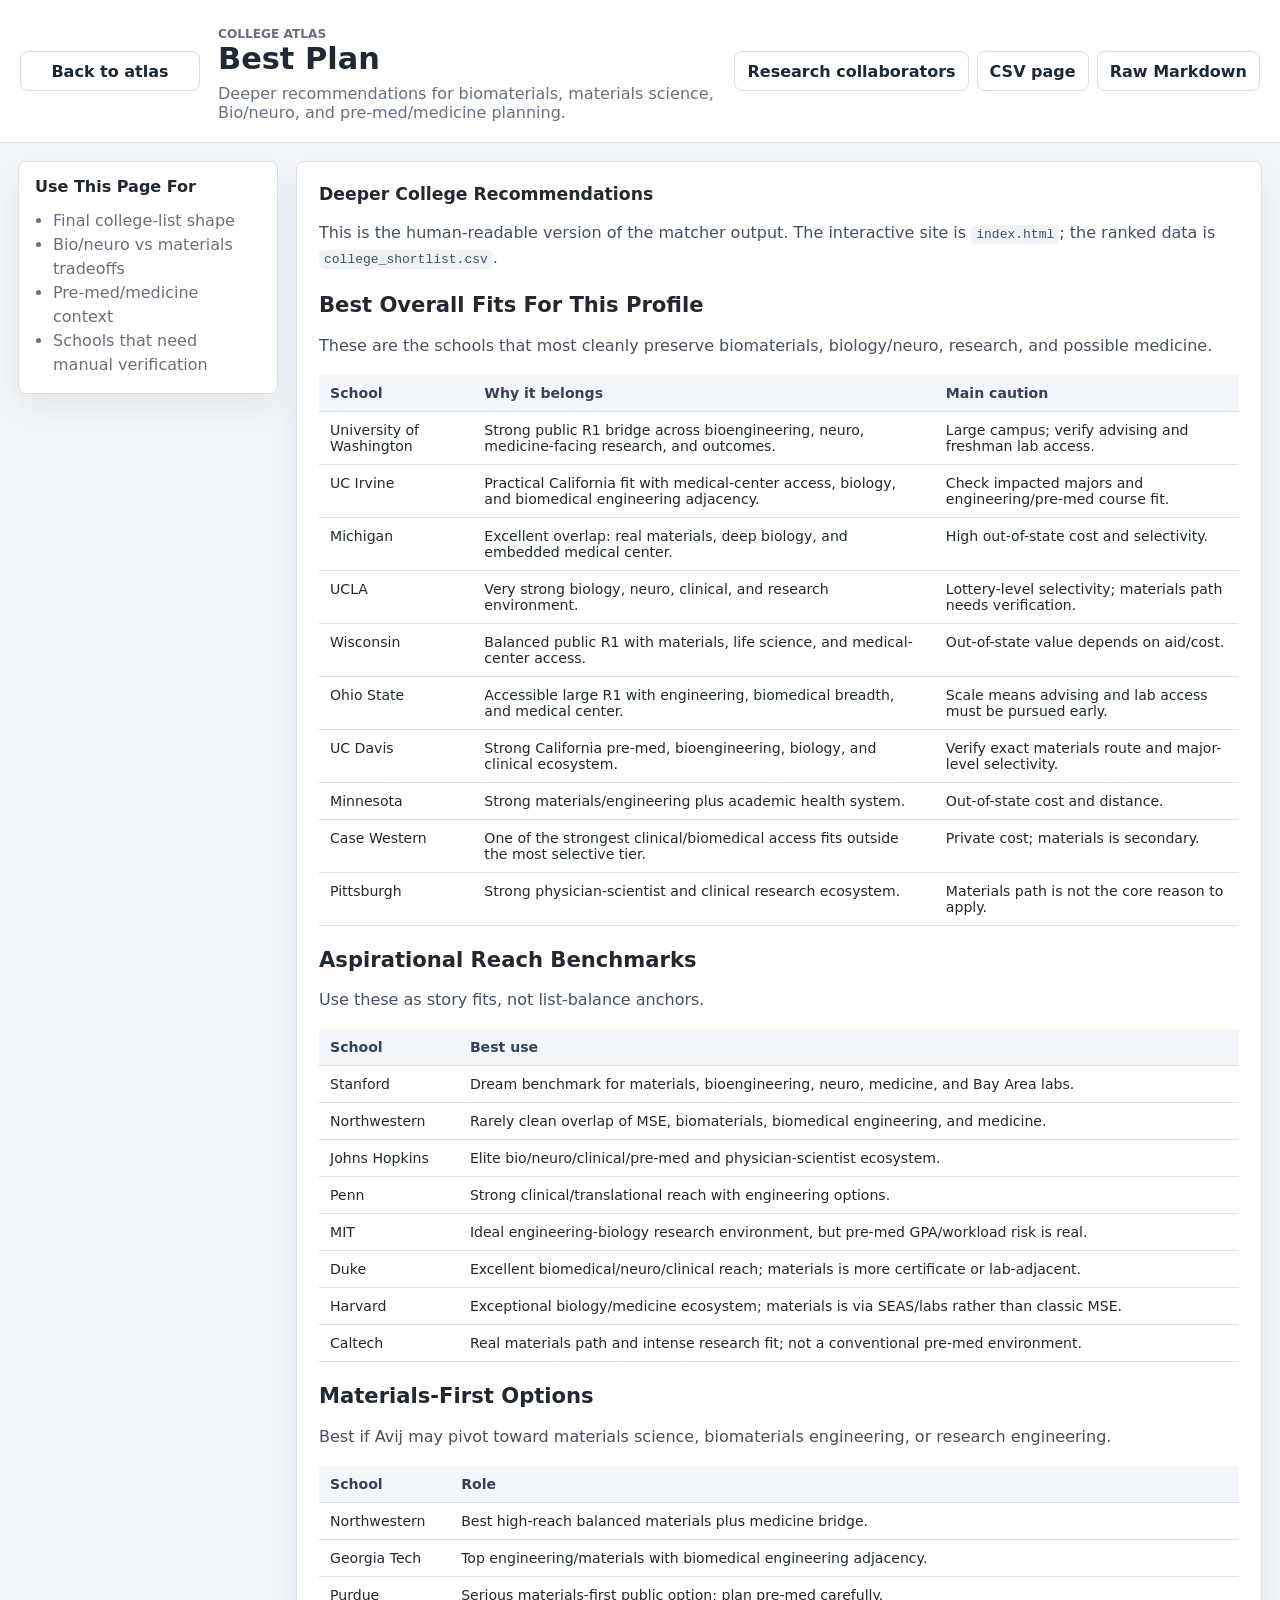
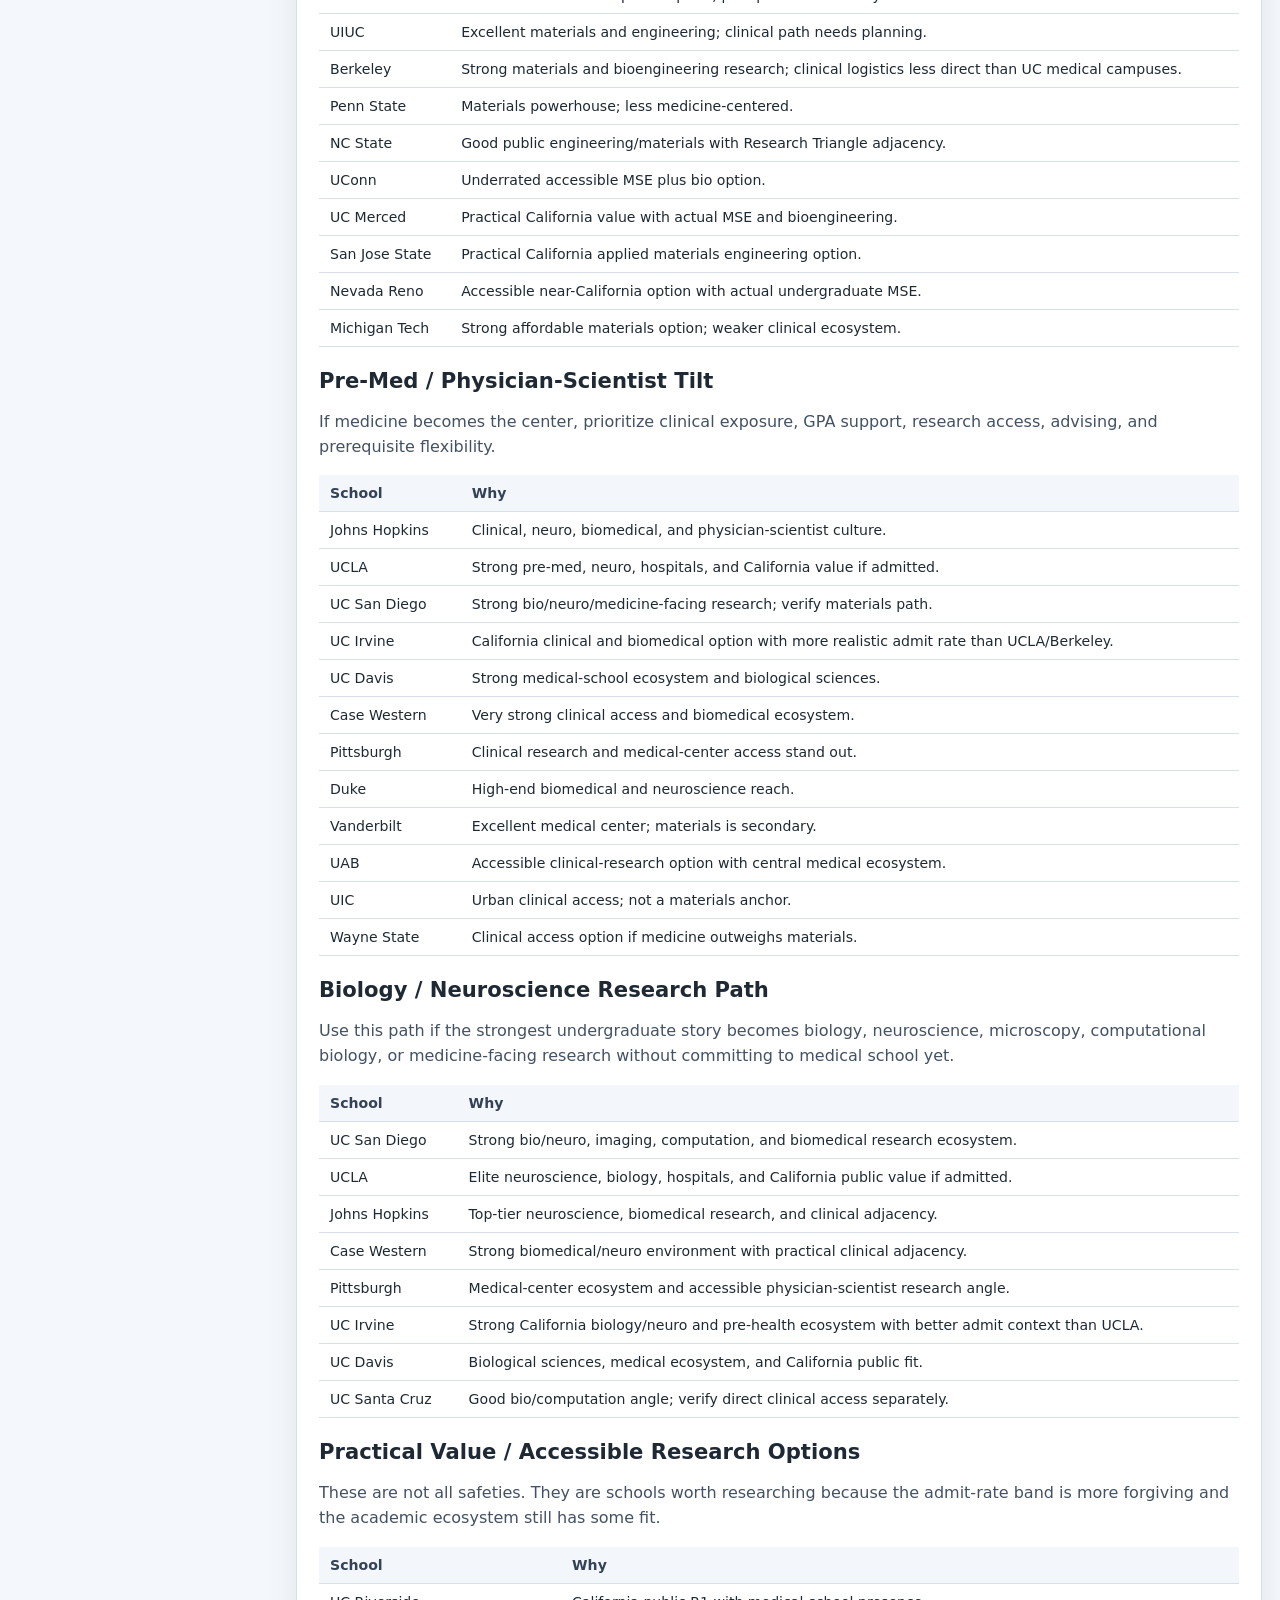
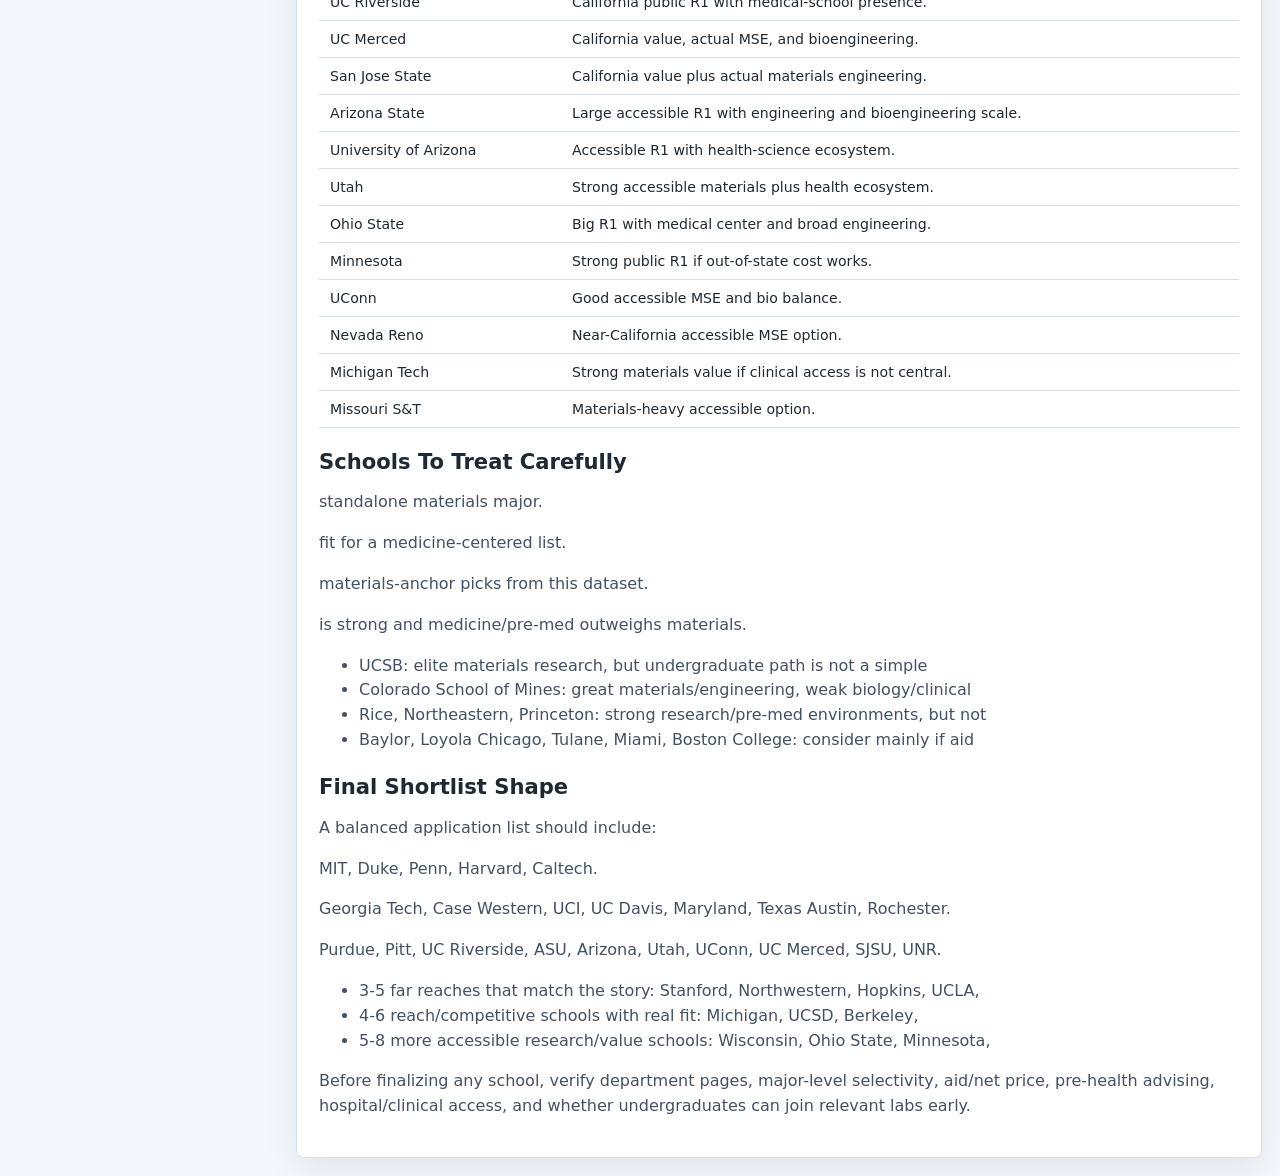
<file: best-plan.html>
<!doctype html>
<html lang="en">
  <head>
    <meta charset="utf-8">
    <meta name="viewport" content="width=device-width, initial-scale=1">
    <title>Best Plan | College Atlas</title>
    <link rel="icon" href="data:,">
    <link rel="stylesheet" href="assets/styles.css">
  </head>
  <body class="doc-body">
    <header class="doc-top">
      <a class="back-link" href="index.html">Back to atlas</a>
      <div>
        <p class="eyebrow">College Atlas</p>
        <h1>Best Plan</h1>
        <p>Deeper recommendations for biomaterials, materials science, Bio/neuro, and pre-med/medicine planning.</p>
      </div>
      <nav class="doc-actions" aria-label="Report links">
        <a href="collaborators.html">Research collaborators</a>
        <a href="college-table.html">CSV page</a>
        <a href="outputs/deeper_college_recommendations.md">Raw Markdown</a>
      </nav>
    </header>

    <main class="doc-shell">
      <aside class="doc-side">
        <h2>Use This Page For</h2>
        <ul>
          <li>Final college-list shape</li>
          <li>Bio/neuro vs materials tradeoffs</li>
          <li>Pre-med/medicine context</li>
          <li>Schools that need manual verification</li>
        </ul>
      </aside>
      <article id="markdownReport" class="report-card" data-md-src="outputs/deeper_college_recommendations.md">
        <p>Loading best plan...</p>
      </article>
    </main>

    <script src="assets/report-page.js"></script>
  </body>
</html>
</file>
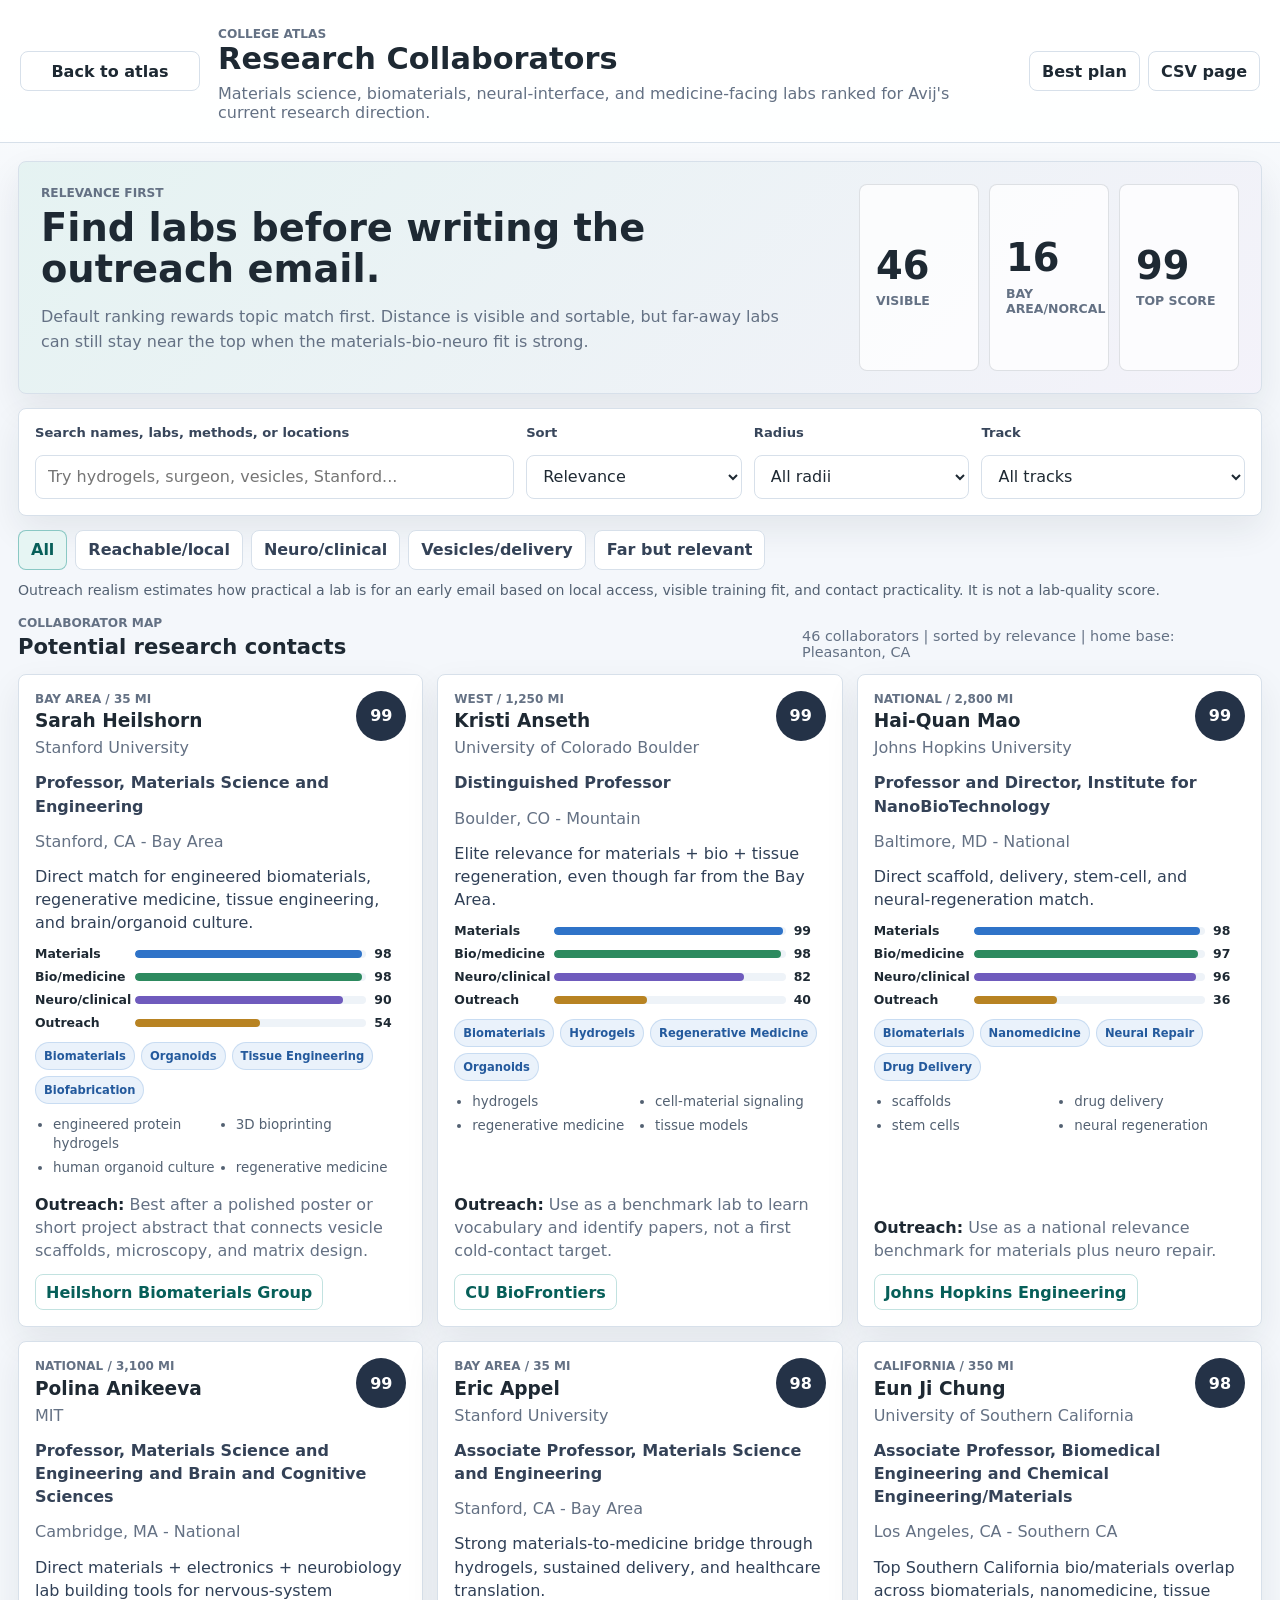
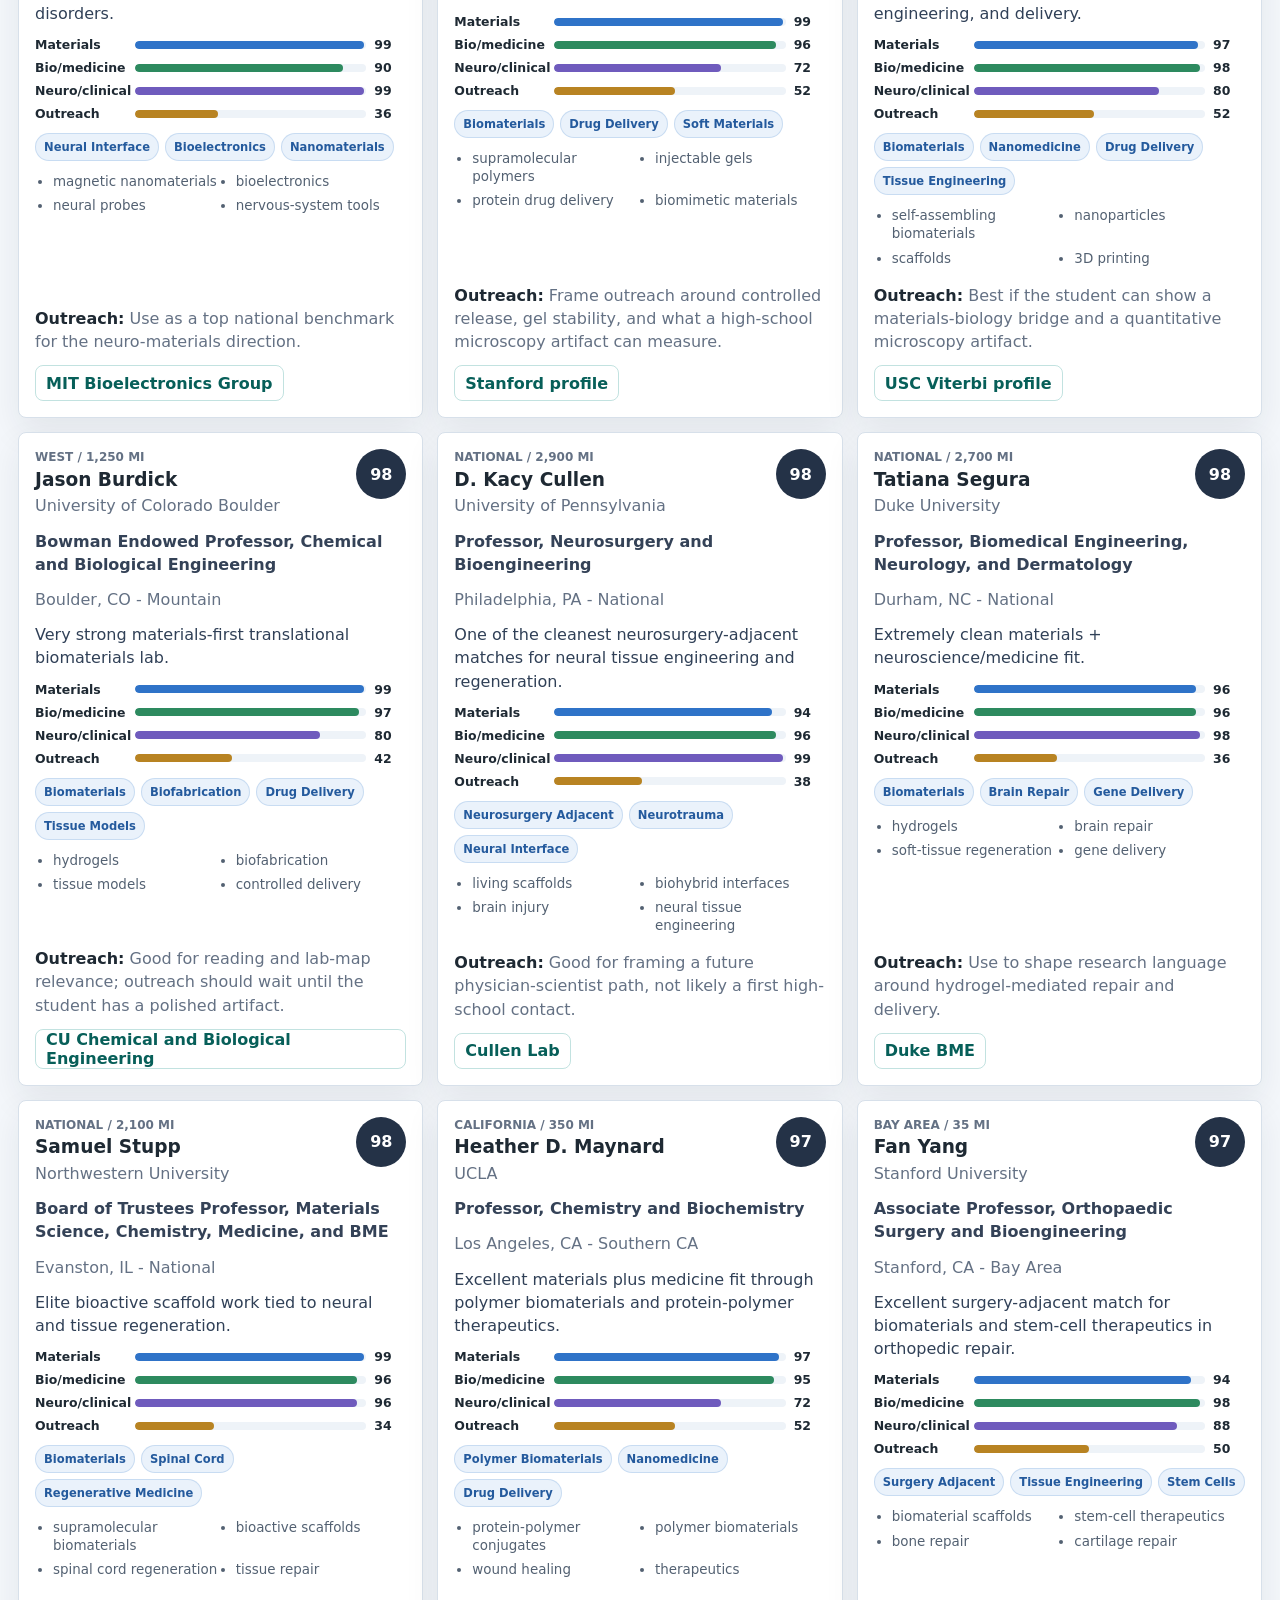
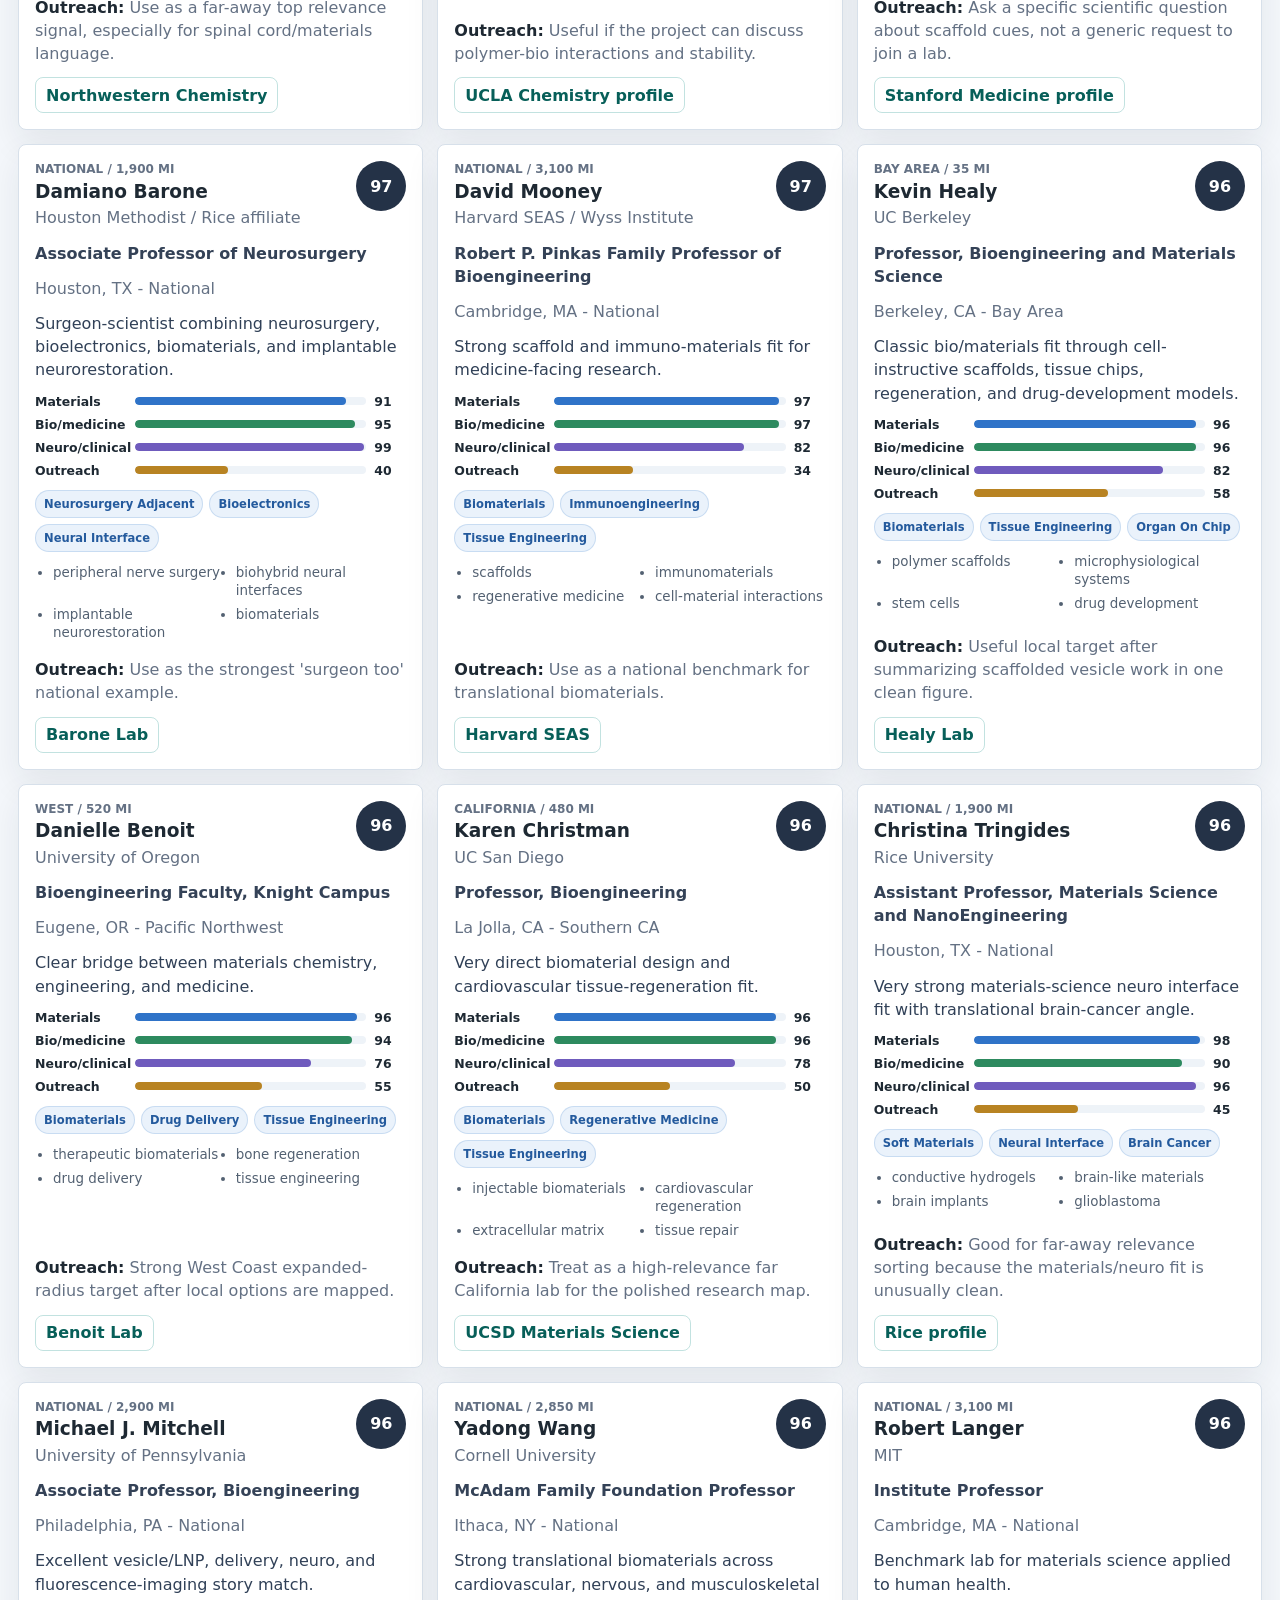
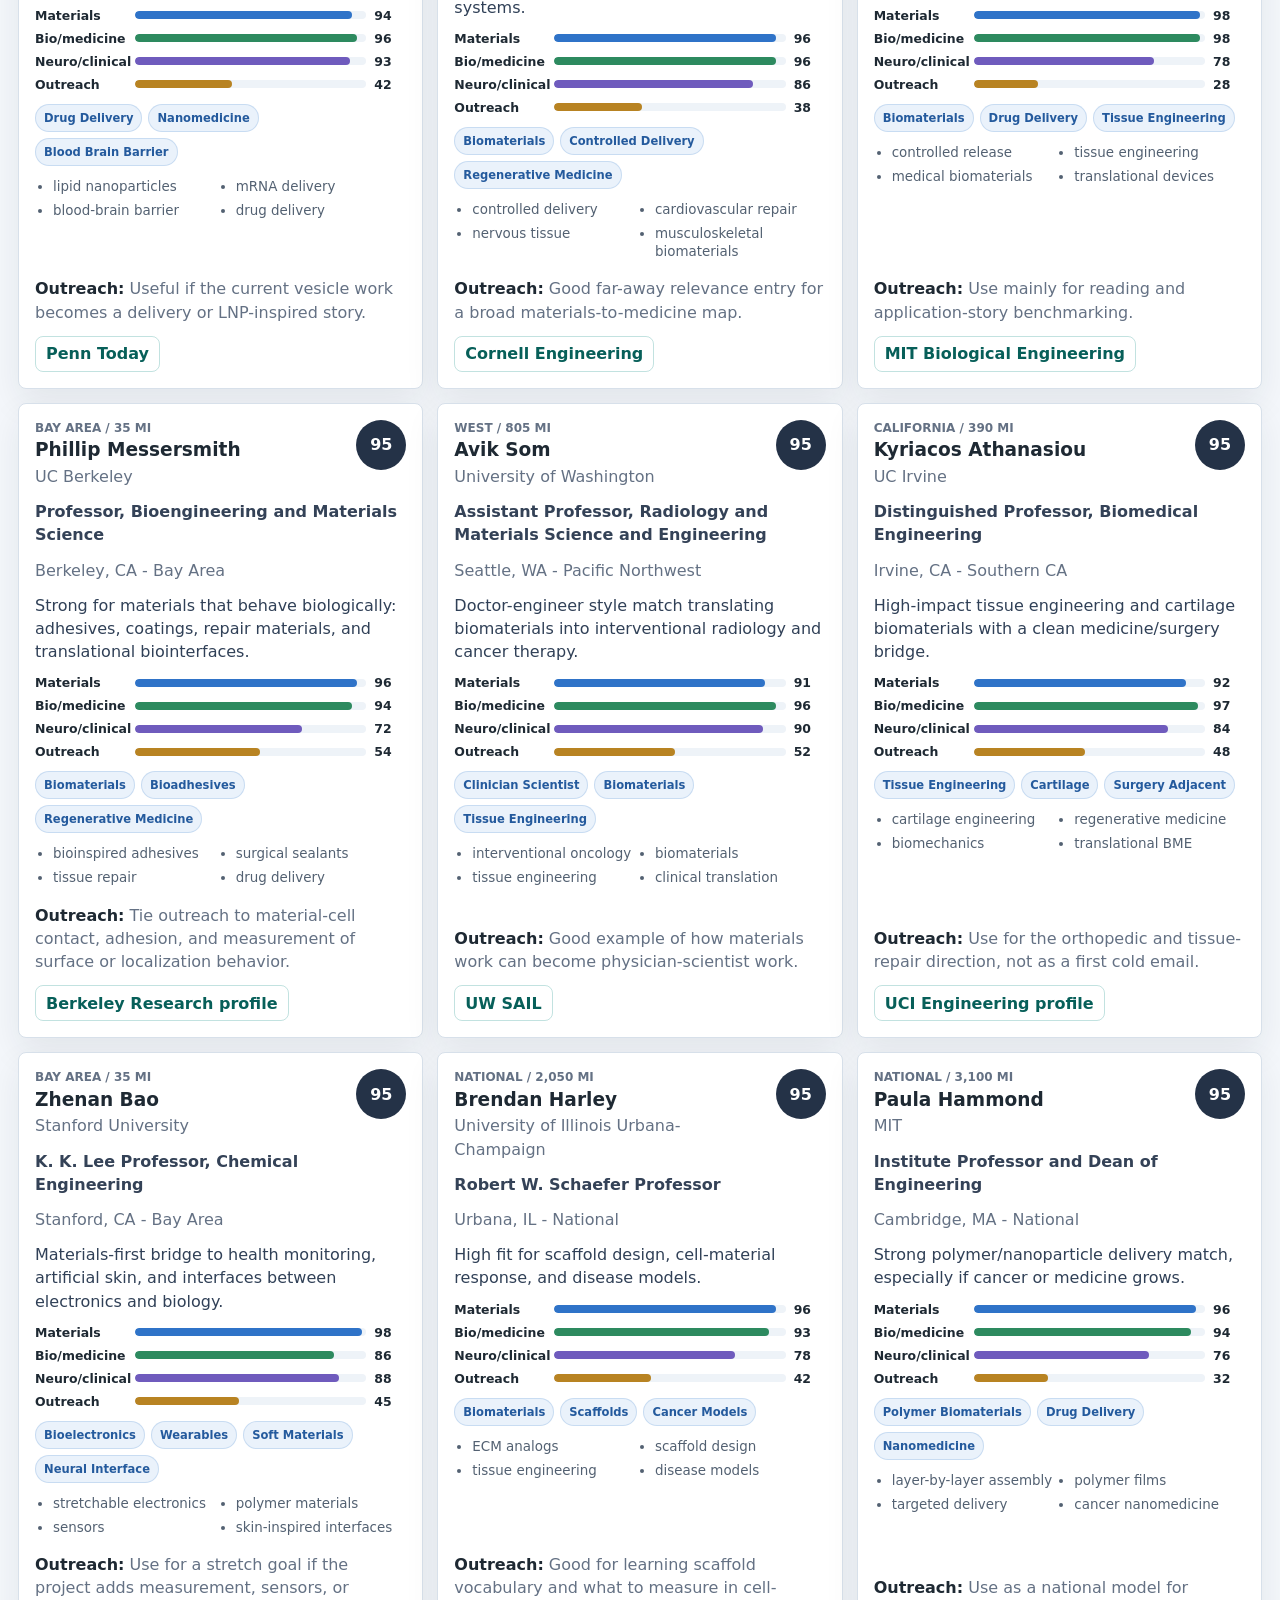
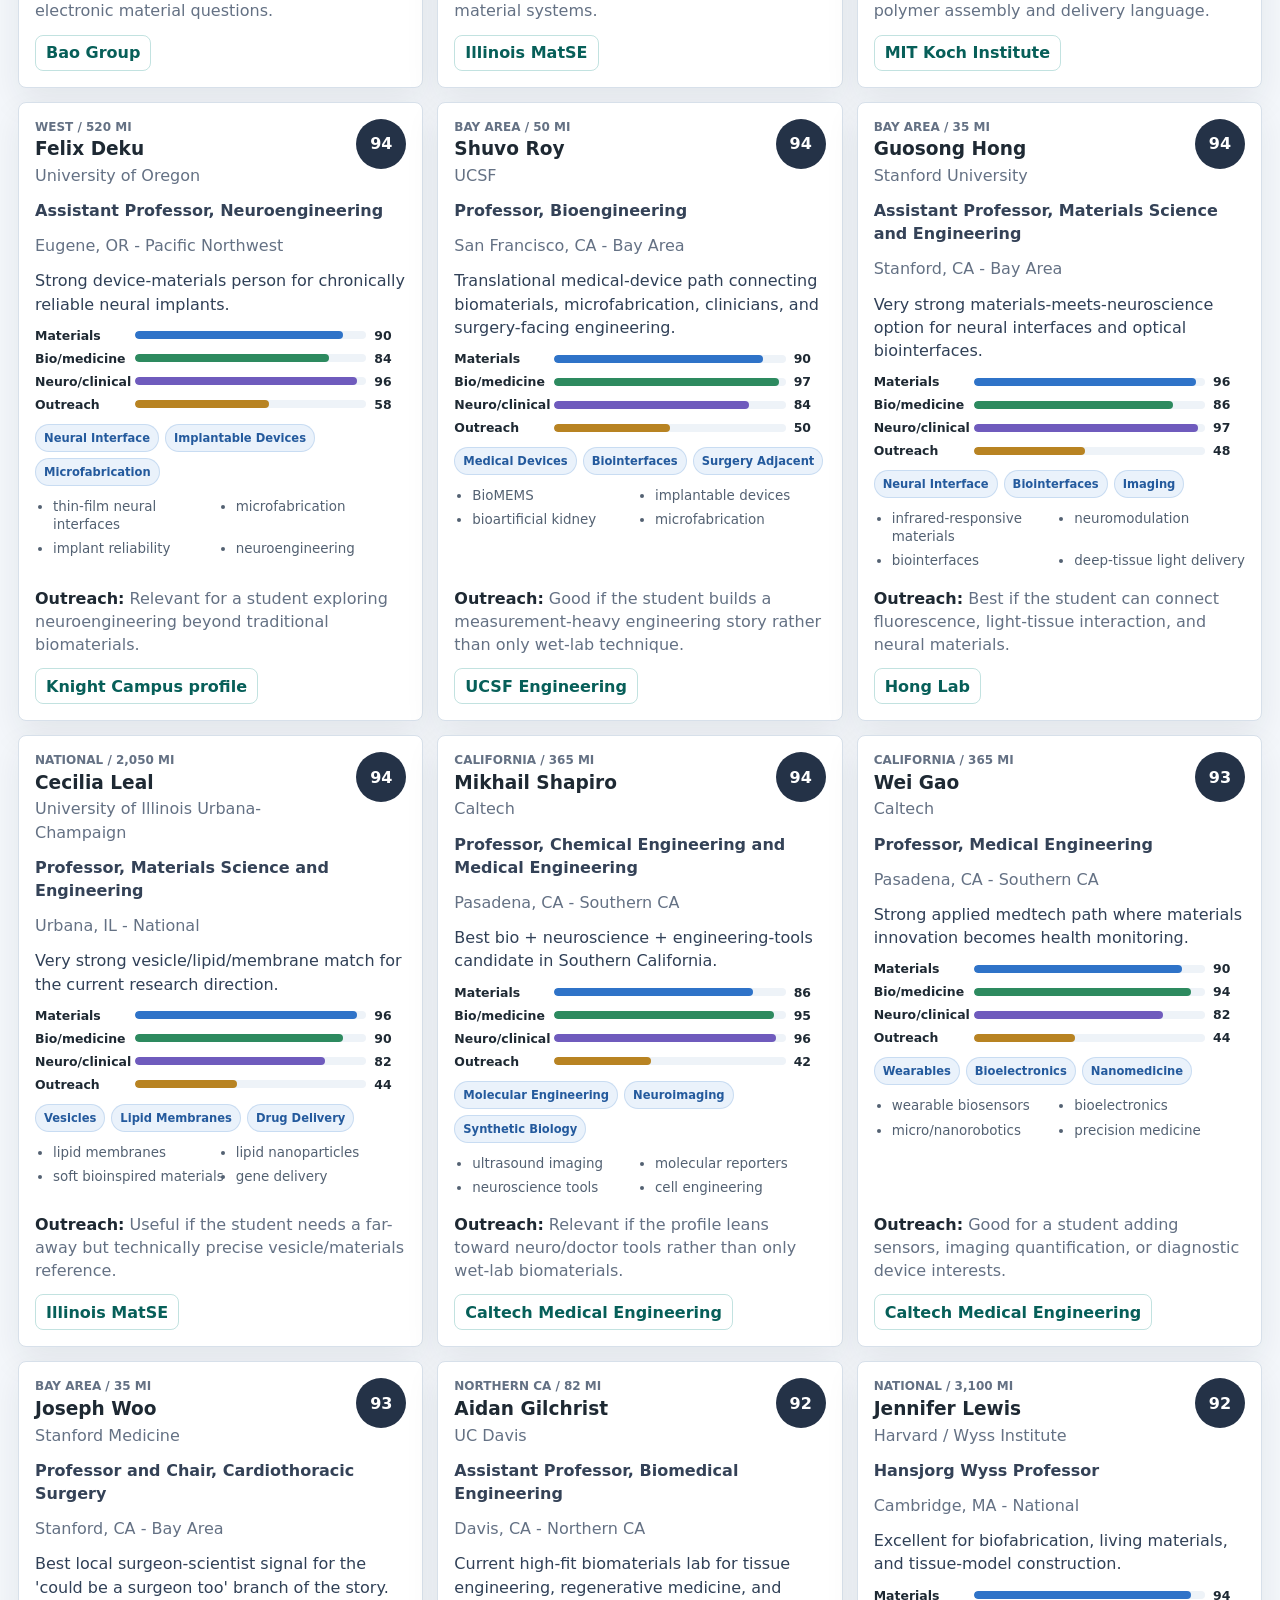
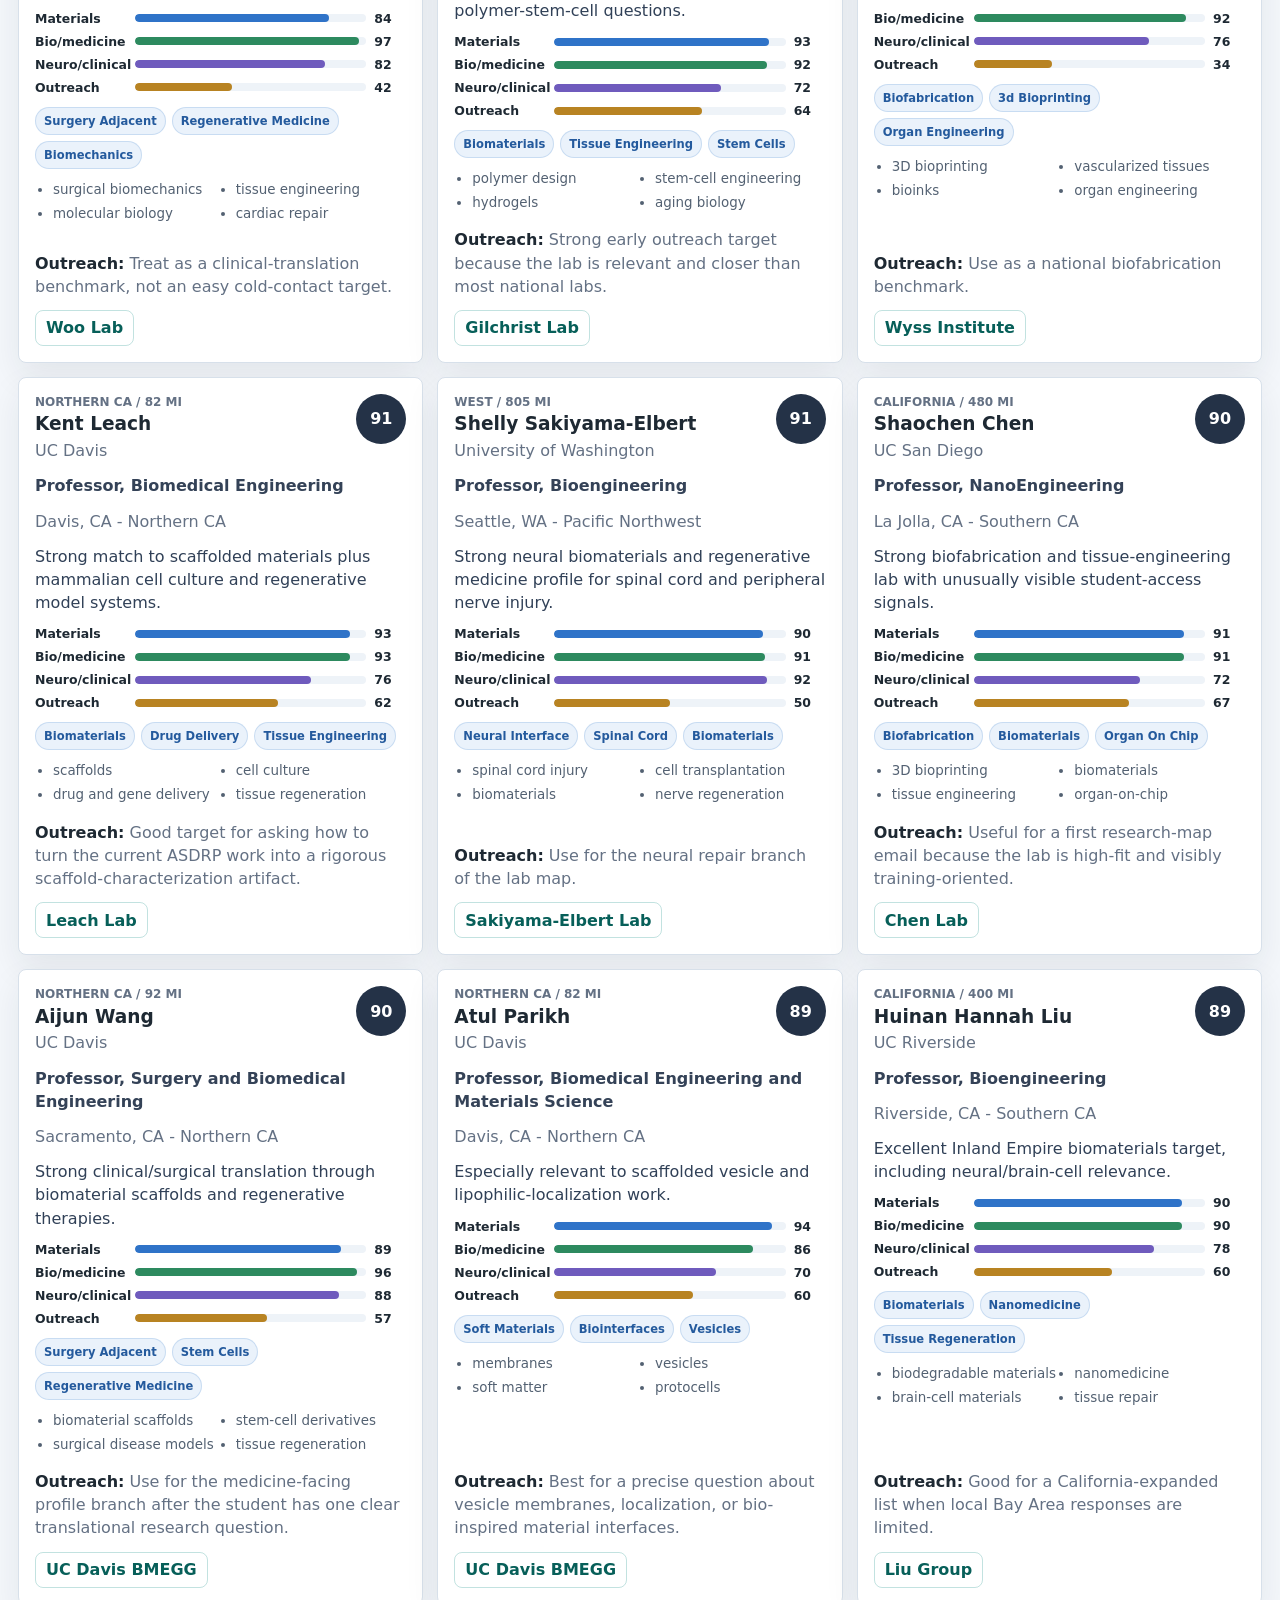
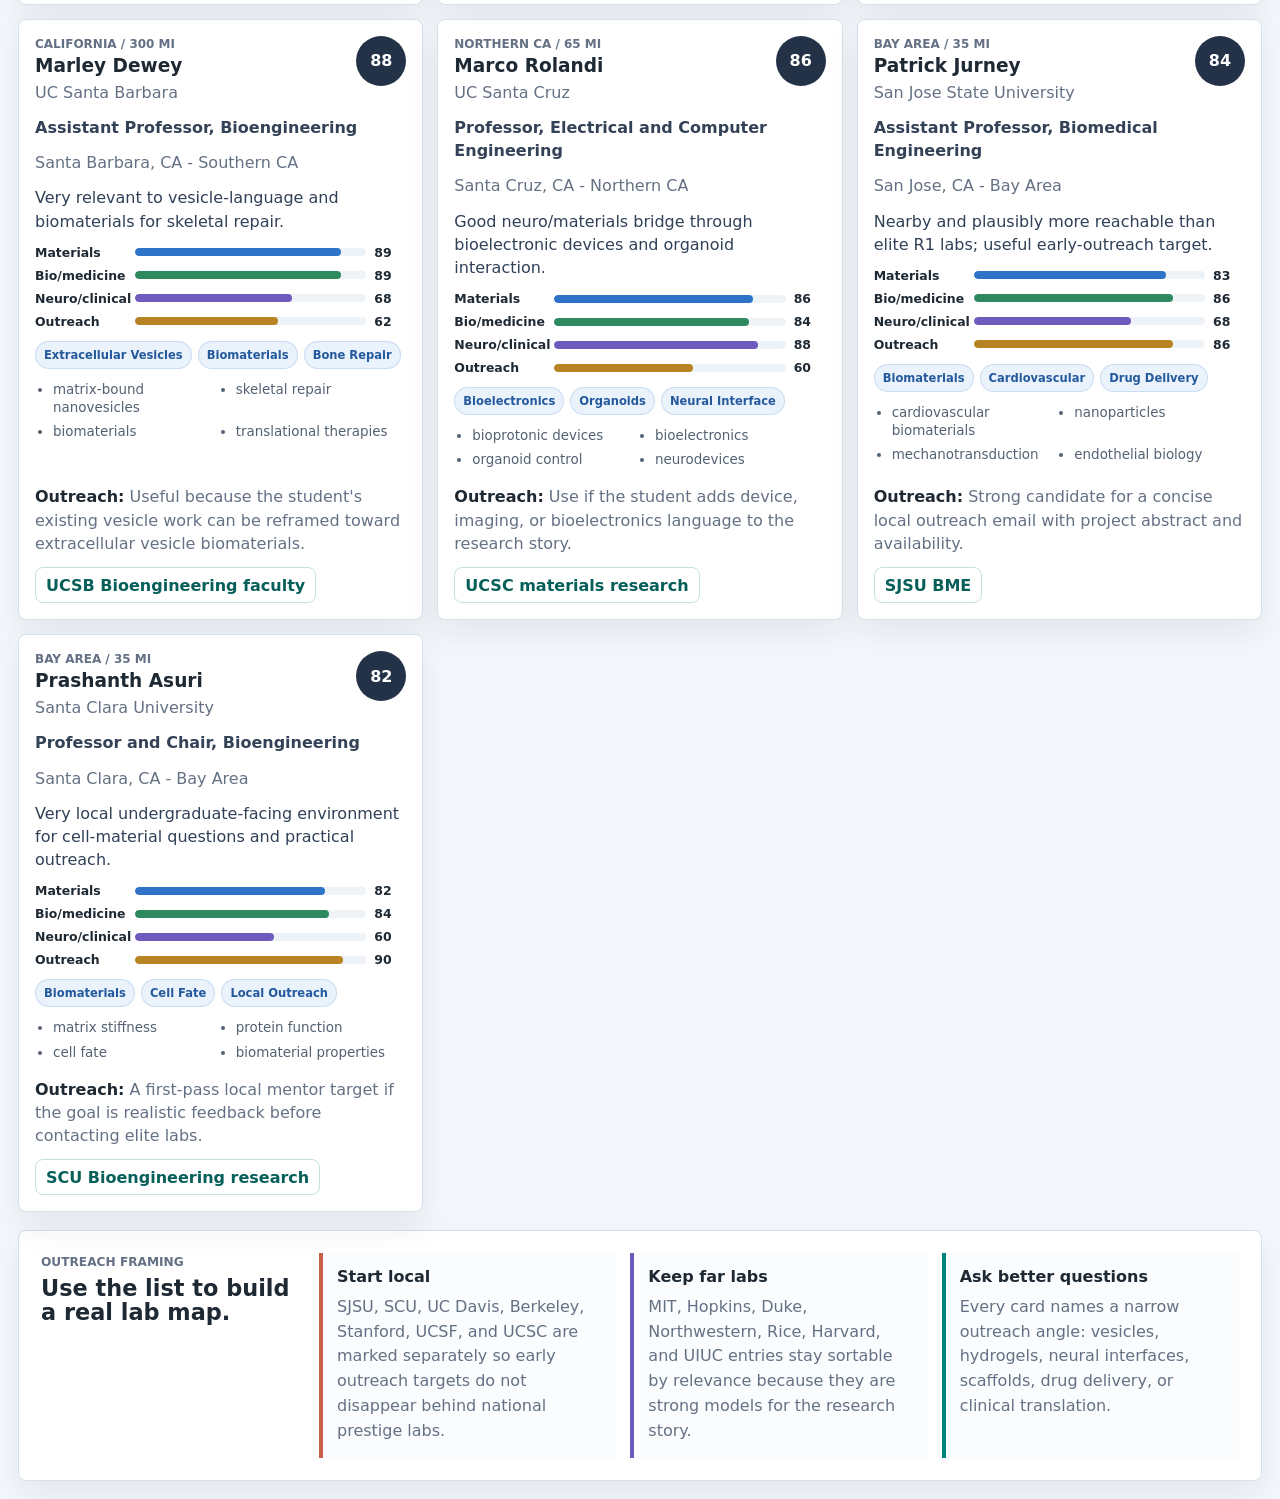
<file: collaborators.html>
<!doctype html>
<html lang="en">
  <head>
    <meta charset="utf-8">
    <meta name="viewport" content="width=device-width, initial-scale=1">
    <title>Research Collaborators | College Atlas</title>
    <link rel="icon" href="data:,">
    <link rel="stylesheet" href="assets/styles.css">
  </head>
  <body class="doc-body collab-body">
    <header class="doc-top">
      <a class="back-link" href="index.html">Back to atlas</a>
      <div>
        <p class="eyebrow">College Atlas</p>
        <h1>Research Collaborators</h1>
        <p>Materials science, biomaterials, neural-interface, and medicine-facing labs ranked for Avij's current research direction.</p>
      </div>
      <nav class="doc-actions" aria-label="Collaborator links">
        <a href="best-plan.html">Best plan</a>
        <a href="college-table.html">CSV page</a>
      </nav>
    </header>

    <main class="collab-page">
      <section class="collab-hero" aria-labelledby="collabTitle">
        <div>
          <p class="eyebrow">Relevance first</p>
          <h2 id="collabTitle">Find labs before writing the outreach email.</h2>
          <p>Default ranking rewards topic match first. Distance is visible and sortable, but far-away labs can still stay near the top when the materials-bio-neuro fit is strong.</p>
        </div>
        <div class="collab-metrics" aria-label="Collaborator summary">
          <div>
            <strong id="collabCount">0</strong>
            <span>visible</span>
          </div>
          <div>
            <strong id="localCount">0</strong>
            <span>Bay Area/NorCal</span>
          </div>
          <div>
            <strong id="topScore">0</strong>
            <span>top score</span>
          </div>
        </div>
      </section>

      <section class="collab-tools" aria-label="Collaborator filters">
        <div class="collab-search">
          <label class="field-label" for="collabSearch">Search names, labs, methods, or locations</label>
          <input id="collabSearch" type="search" placeholder="Try hydrogels, surgeon, vesicles, Stanford...">
        </div>
        <div>
          <label class="field-label" for="collabSort">Sort</label>
          <select id="collabSort">
            <option value="relevance">Relevance</option>
            <option value="distance">Distance</option>
            <option value="access">Outreach realism</option>
            <option value="materials">Materials fit</option>
            <option value="bioMed">Bio/medicine fit</option>
            <option value="neuro">Neuro/clinical fit</option>
            <option value="institution">Institution</option>
          </select>
        </div>
        <div>
          <label class="field-label" for="radiusFilter">Radius</label>
          <select id="radiusFilter">
            <option value="all">All radii</option>
            <option value="Bay Area">Bay Area</option>
            <option value="Northern CA">Northern CA</option>
            <option value="California">California</option>
            <option value="West">West</option>
            <option value="National">National</option>
          </select>
        </div>
        <div>
          <label class="field-label" for="trackFilter">Track</label>
          <select id="trackFilter">
            <option value="all">All tracks</option>
          </select>
        </div>
      </section>

      <section class="collab-tabs" aria-label="Quick filters">
        <button class="collab-chip active" type="button" data-quick="all" aria-pressed="true">All</button>
        <button class="collab-chip" type="button" data-quick="local" aria-pressed="false">Reachable/local</button>
        <button class="collab-chip" type="button" data-quick="neuro" aria-pressed="false">Neuro/clinical</button>
        <button class="collab-chip" type="button" data-quick="vesicles" aria-pressed="false">Vesicles/delivery</button>
        <button class="collab-chip" type="button" data-quick="national" aria-pressed="false">Far but relevant</button>
      </section>
      <p class="collab-metric-note">Outreach realism estimates how practical a lab is for an early email based on local access, visible training fit, and contact practicality. It is not a lab-quality score.</p>

      <section class="collab-content" aria-labelledby="collabResultsTitle">
        <div class="section-head">
          <div>
            <p class="eyebrow">Collaborator map</p>
            <h2 id="collabResultsTitle">Potential research contacts</h2>
          </div>
          <p id="collabSummary" class="section-note" role="status" aria-live="polite"></p>
        </div>
        <div id="collabGrid" class="collab-grid"></div>
      </section>

      <section class="collab-brief" aria-labelledby="outreachTitle">
        <div>
          <p class="eyebrow">Outreach framing</p>
          <h2 id="outreachTitle">Use the list to build a real lab map.</h2>
        </div>
        <div class="collab-brief-grid">
          <article>
            <h3>Start local</h3>
            <p>SJSU, SCU, UC Davis, Berkeley, Stanford, UCSF, and UCSC are marked separately so early outreach targets do not disappear behind national prestige labs.</p>
          </article>
          <article>
            <h3>Keep far labs</h3>
            <p>MIT, Hopkins, Duke, Northwestern, Rice, Harvard, and UIUC entries stay sortable by relevance because they are strong models for the research story.</p>
          </article>
          <article>
            <h3>Ask better questions</h3>
            <p>Every card names a narrow outreach angle: vesicles, hydrogels, neural interfaces, scaffolds, drug delivery, or clinical translation.</p>
          </article>
        </div>
      </section>
    </main>

    <script src="assets/collaborator-data.js"></script>
    <script src="assets/collaborators.js"></script>
  </body>
</html>
</file>
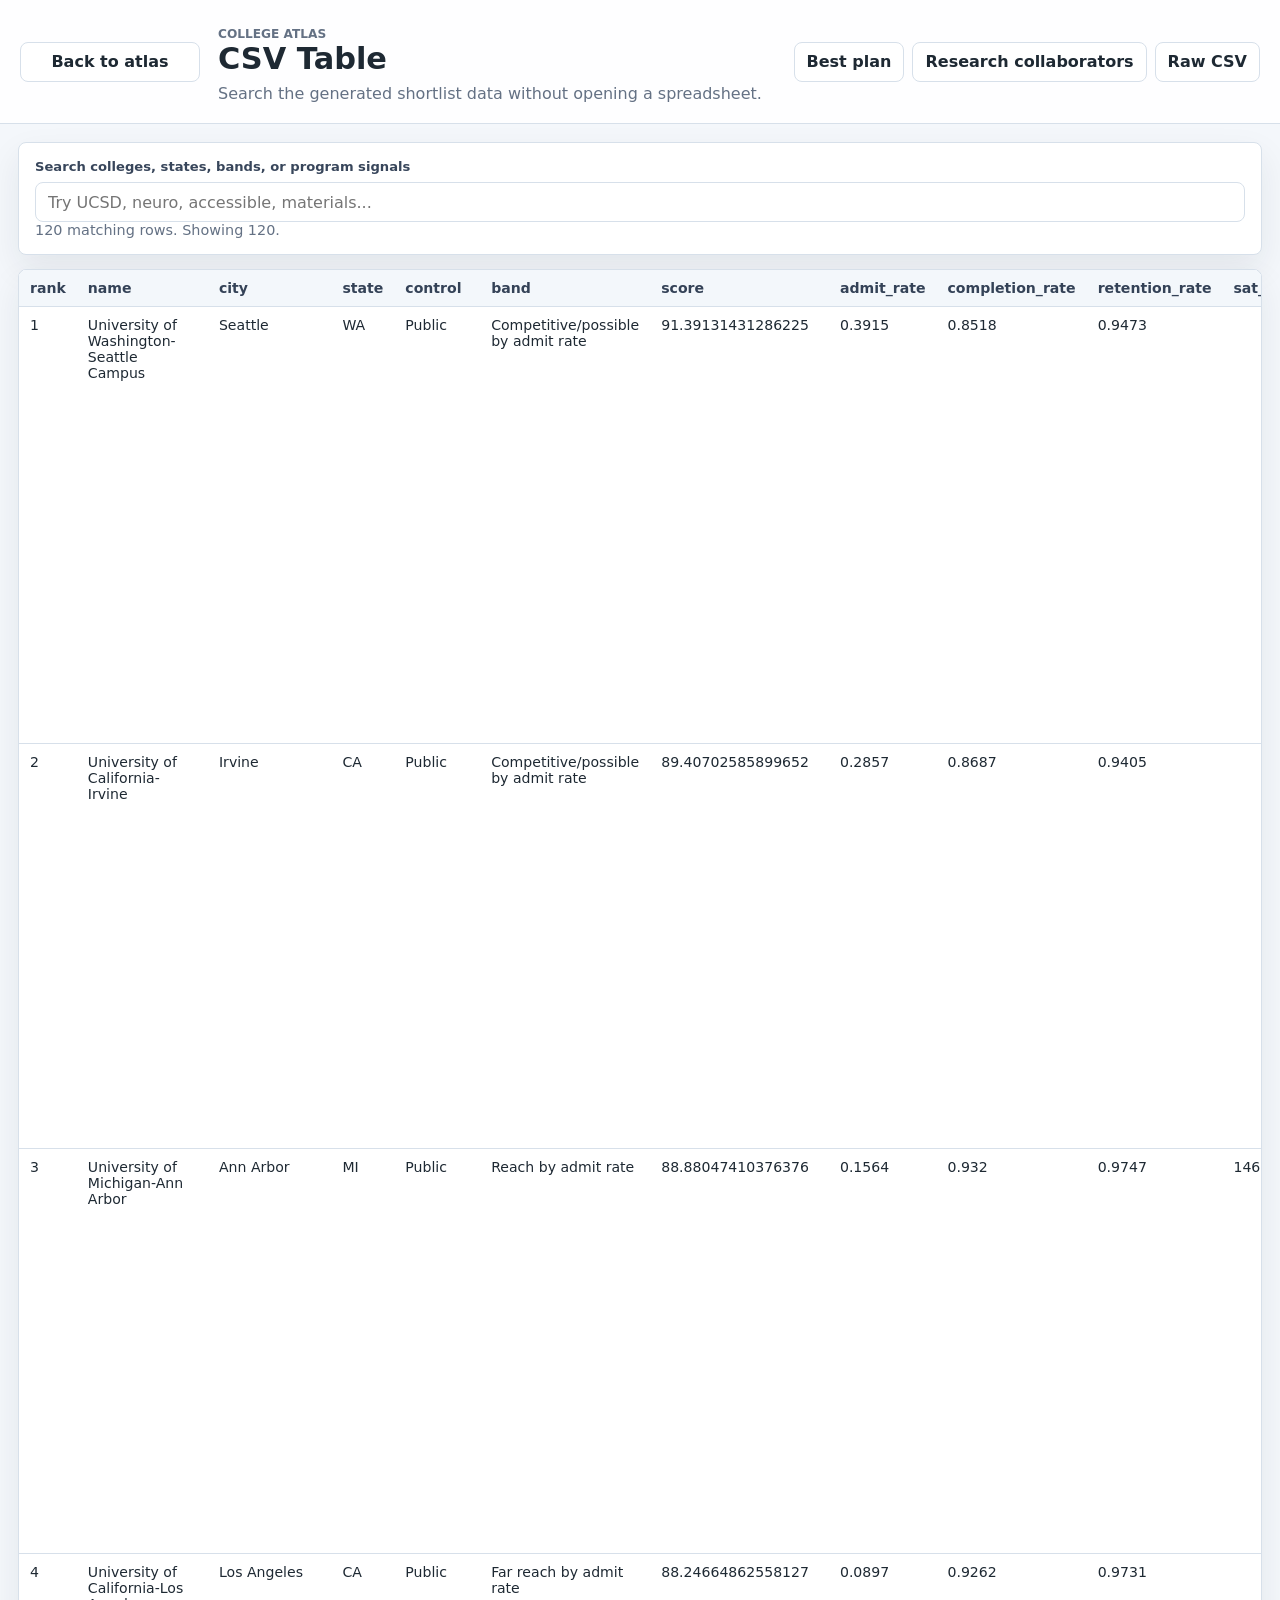
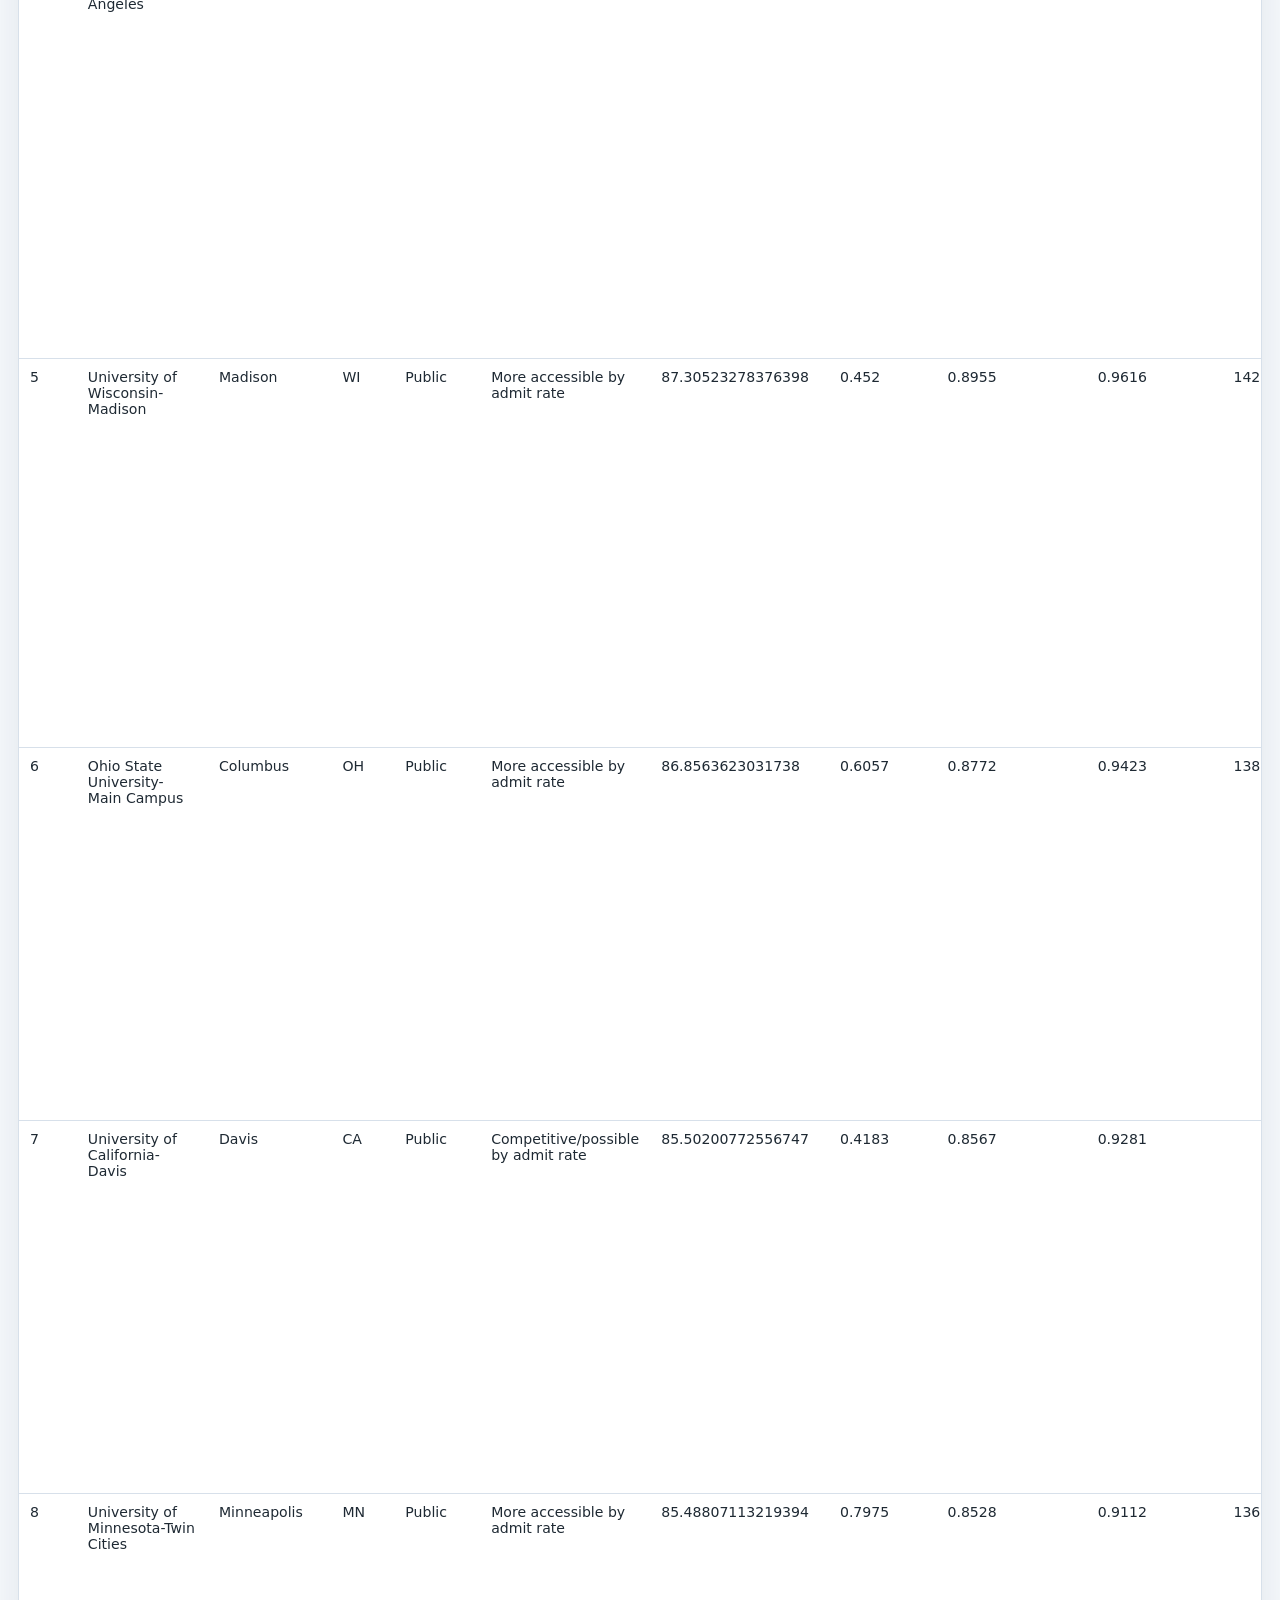
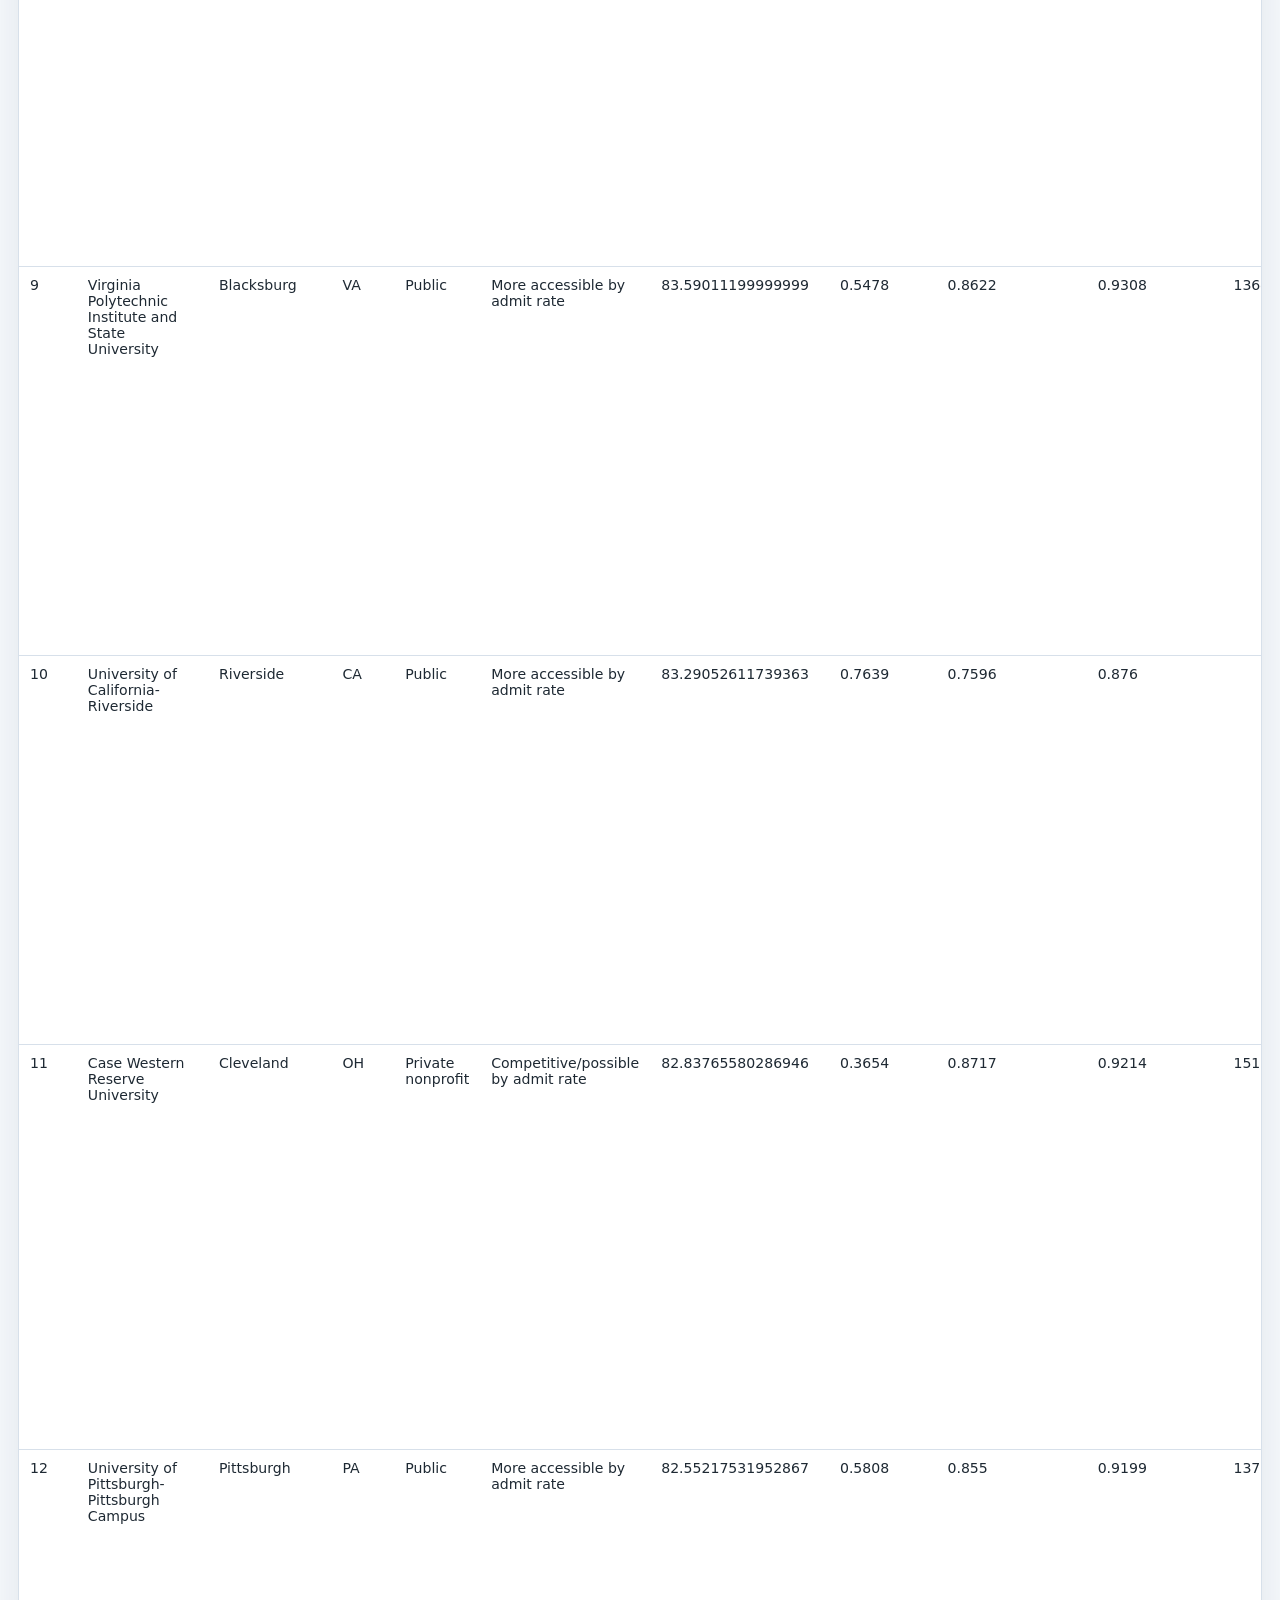
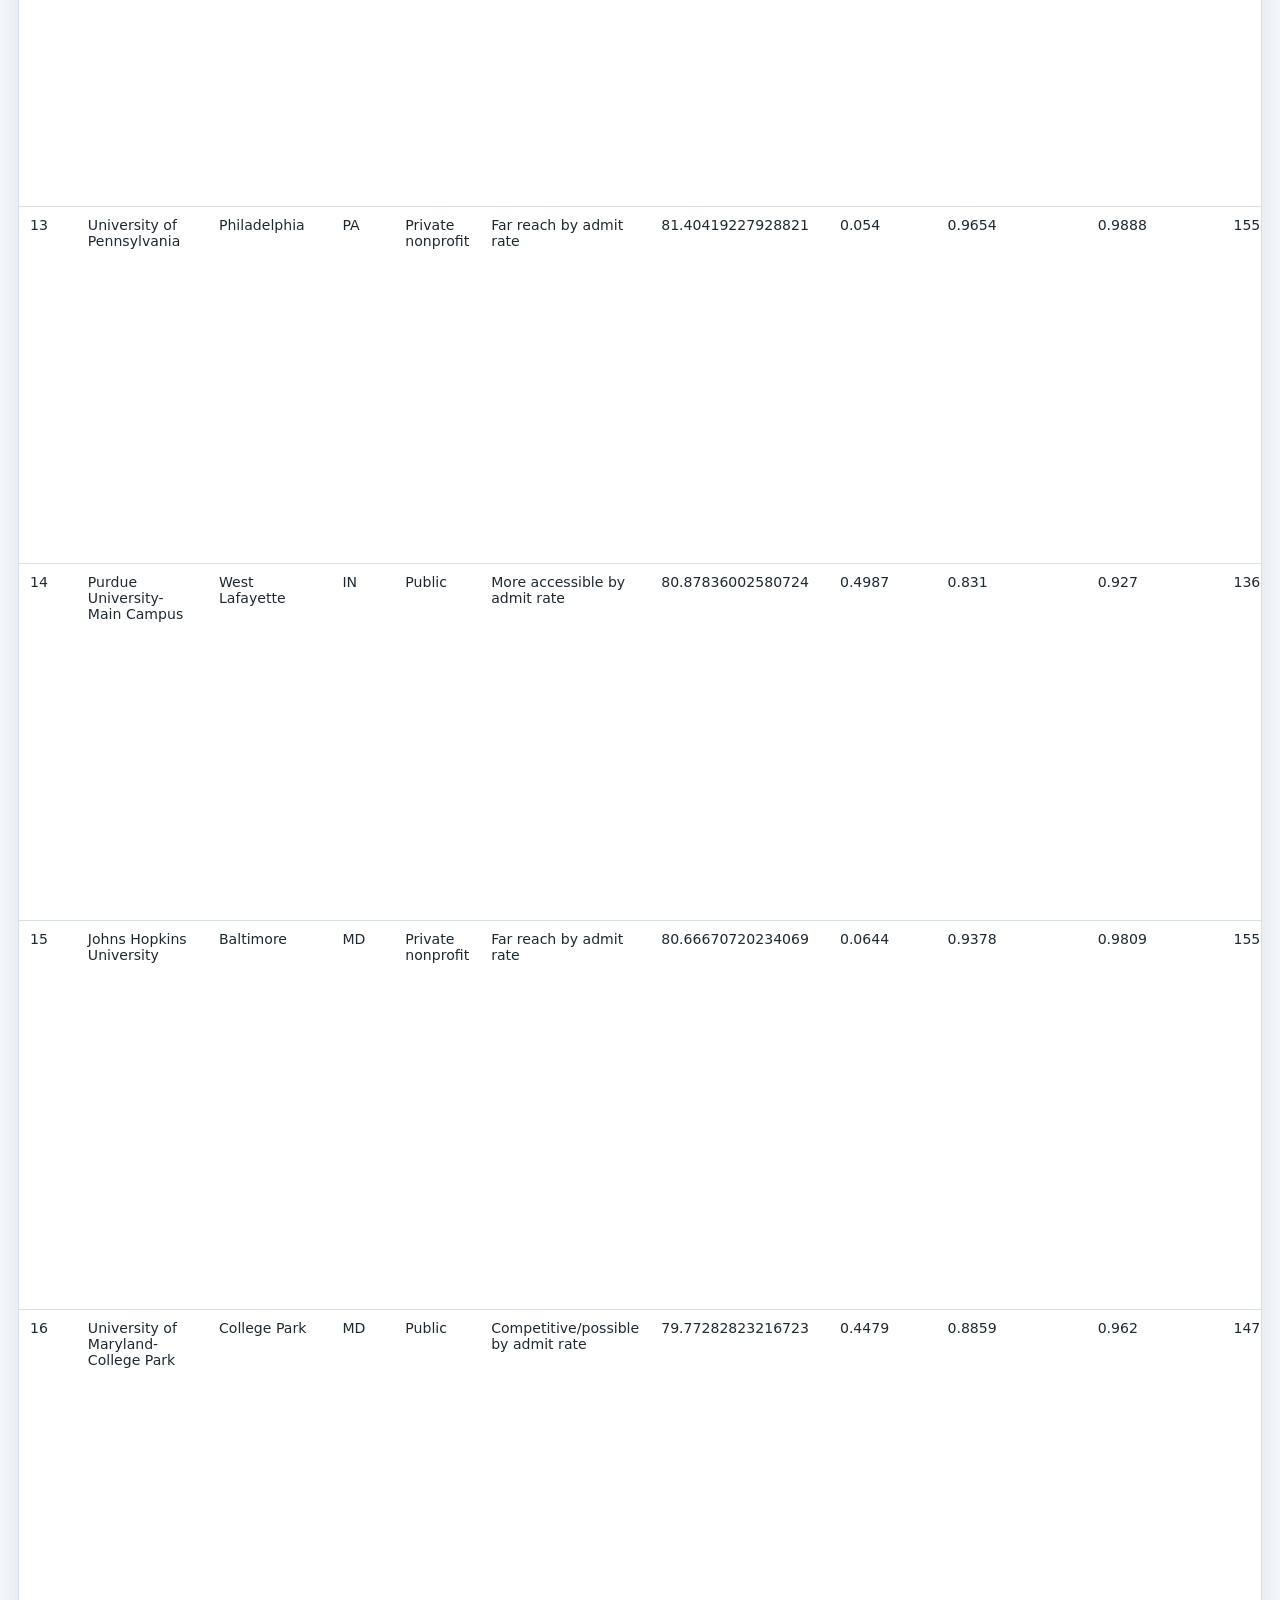
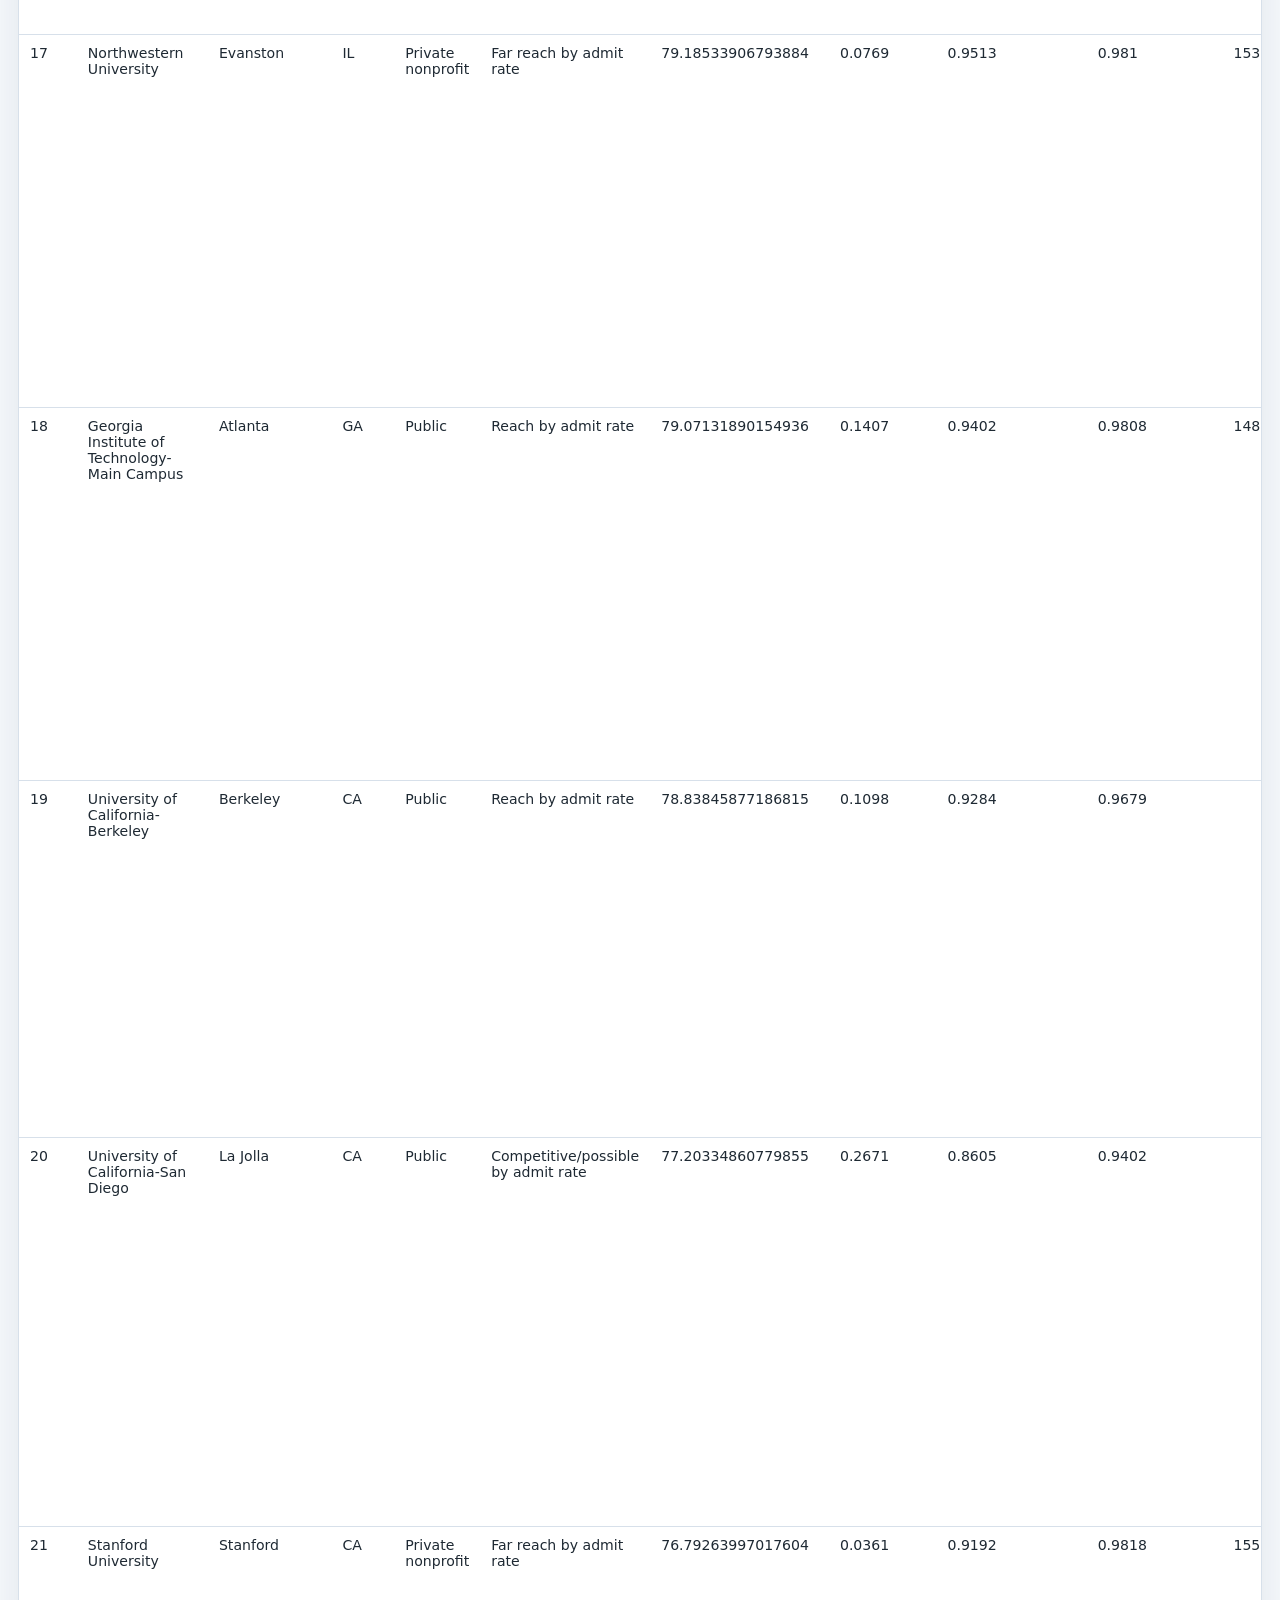
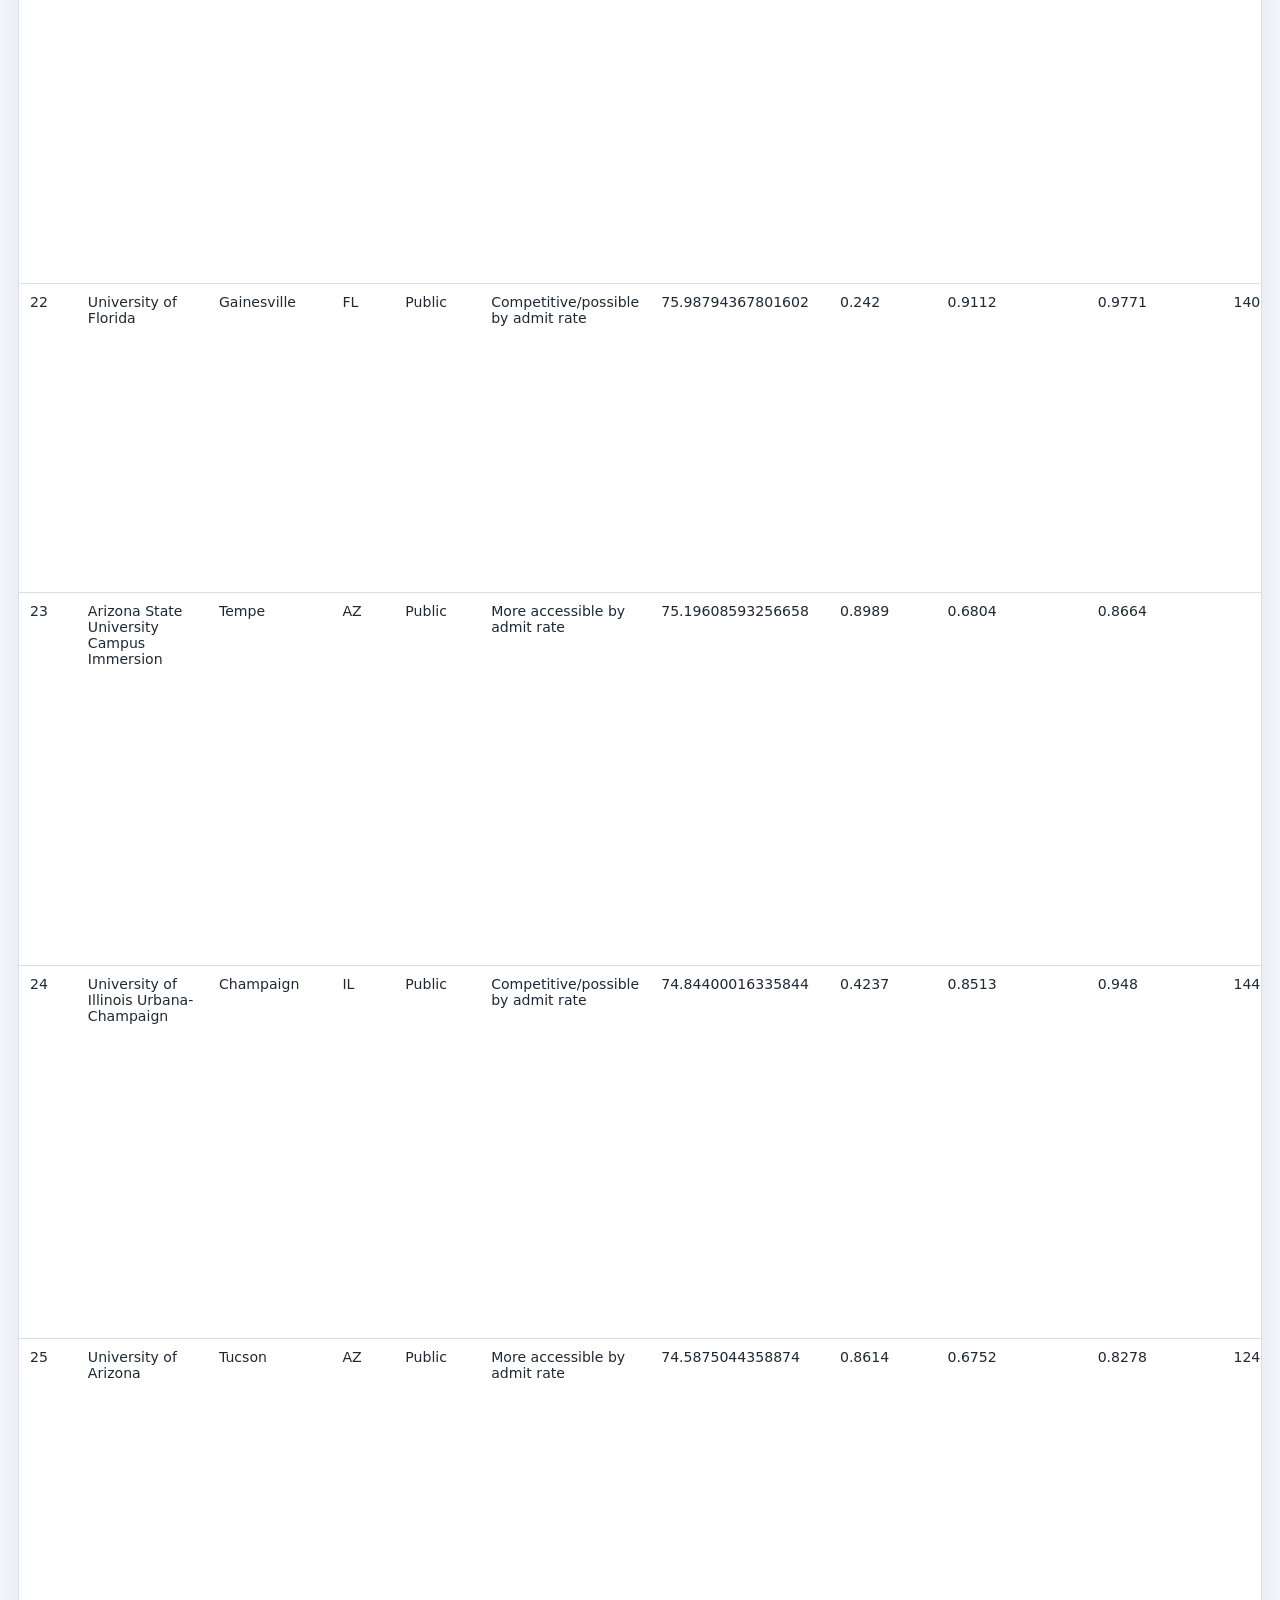
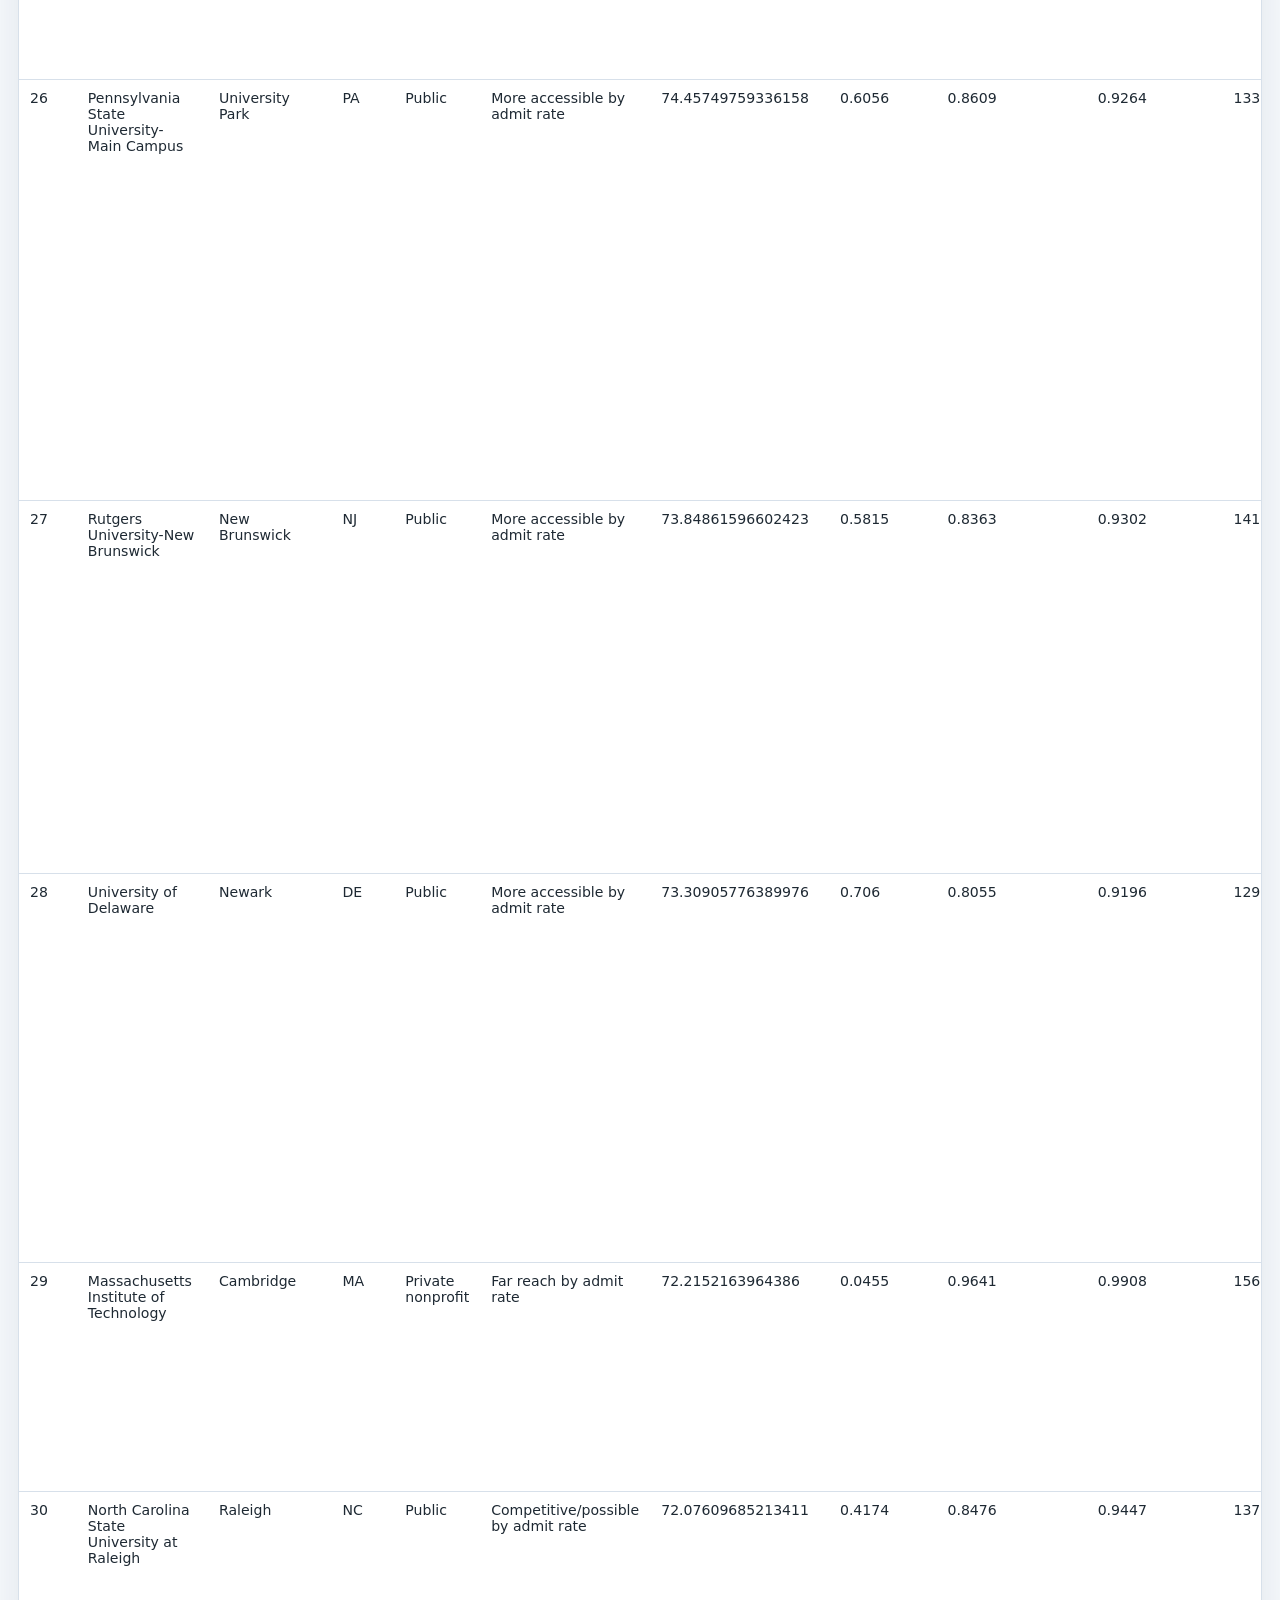
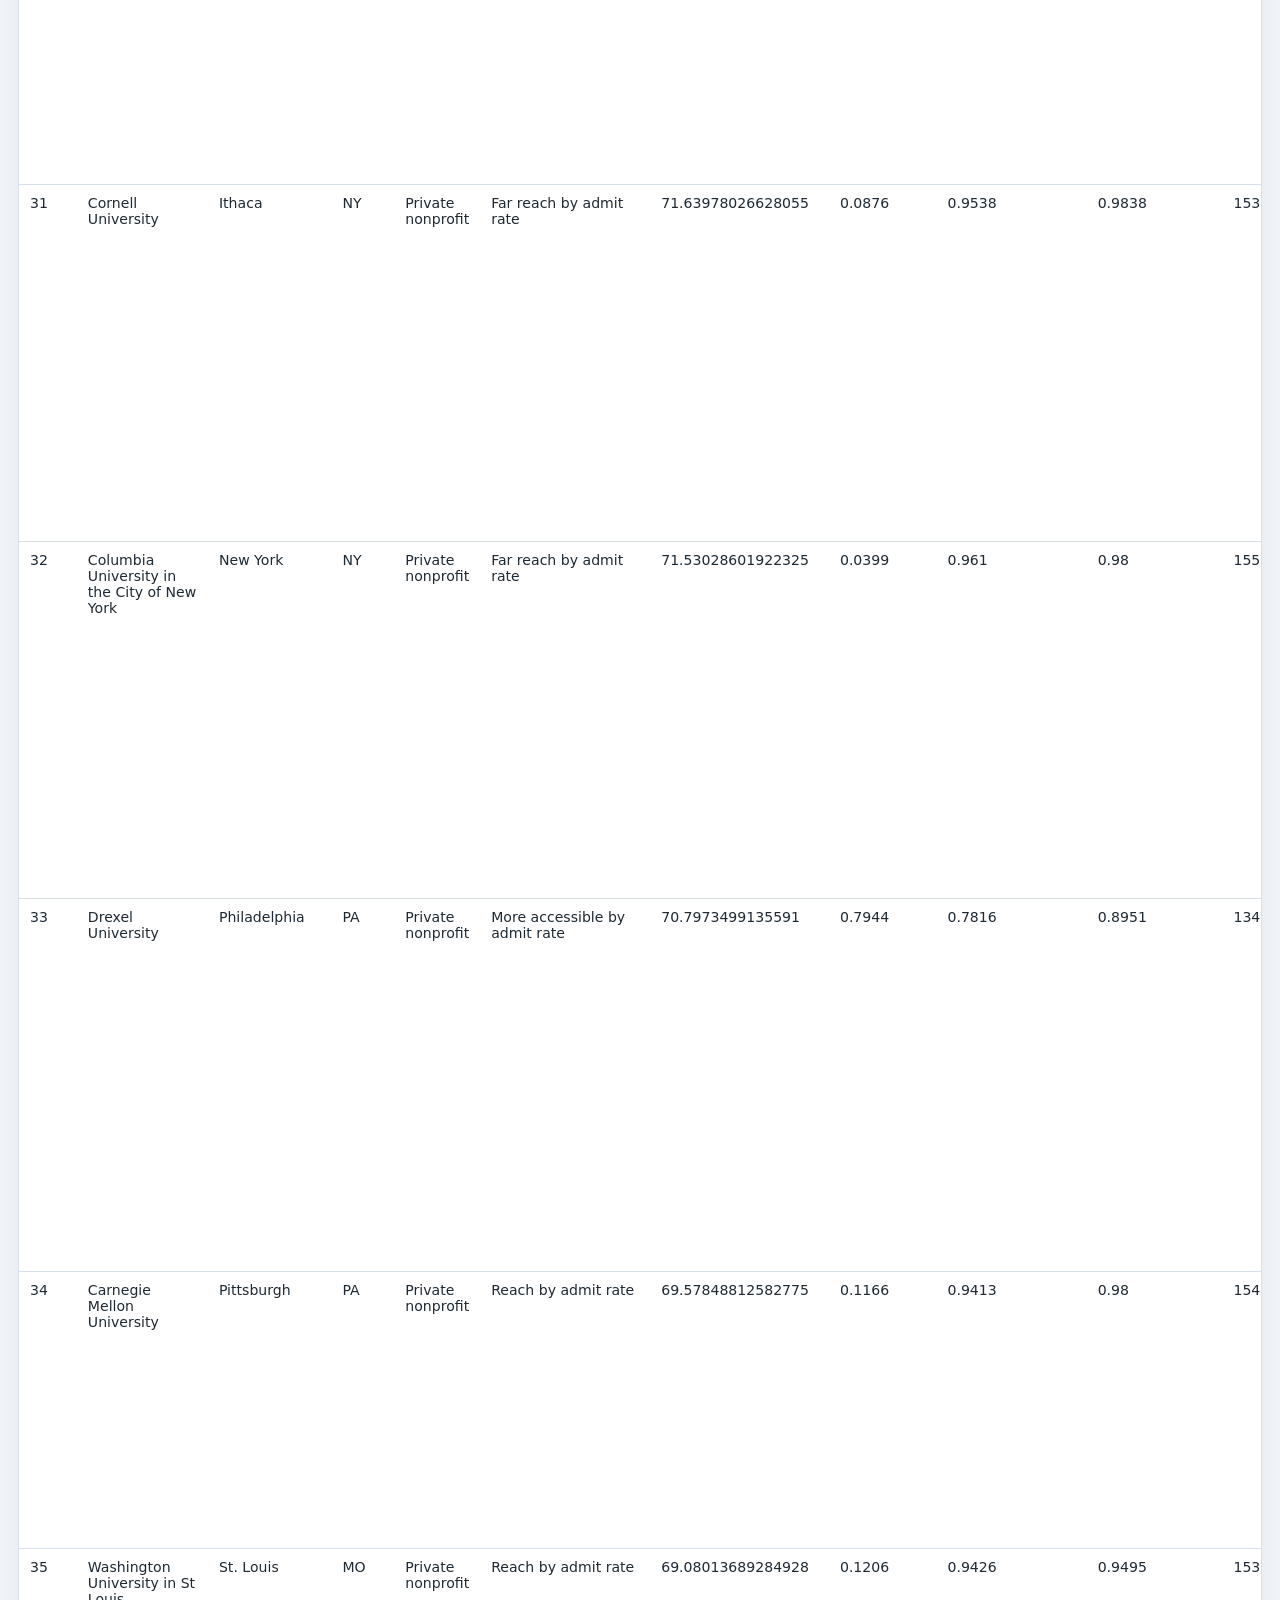
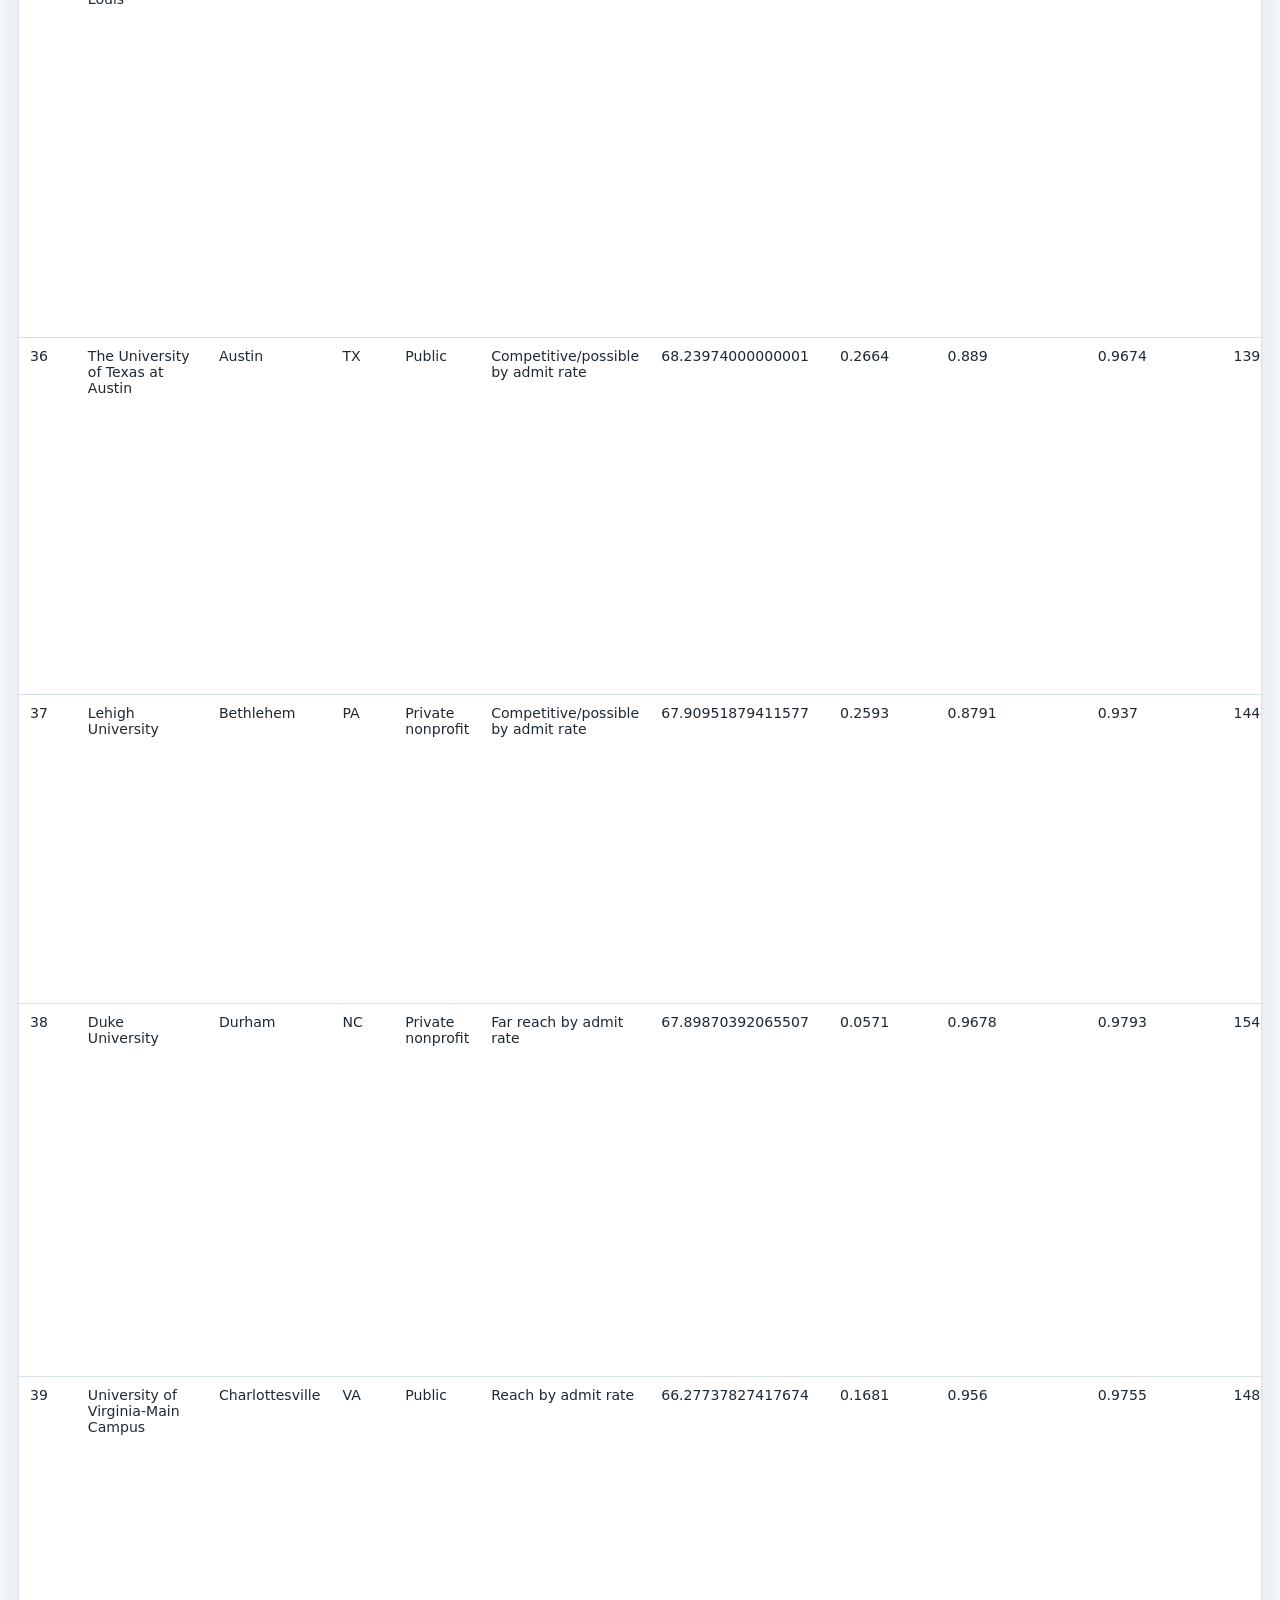
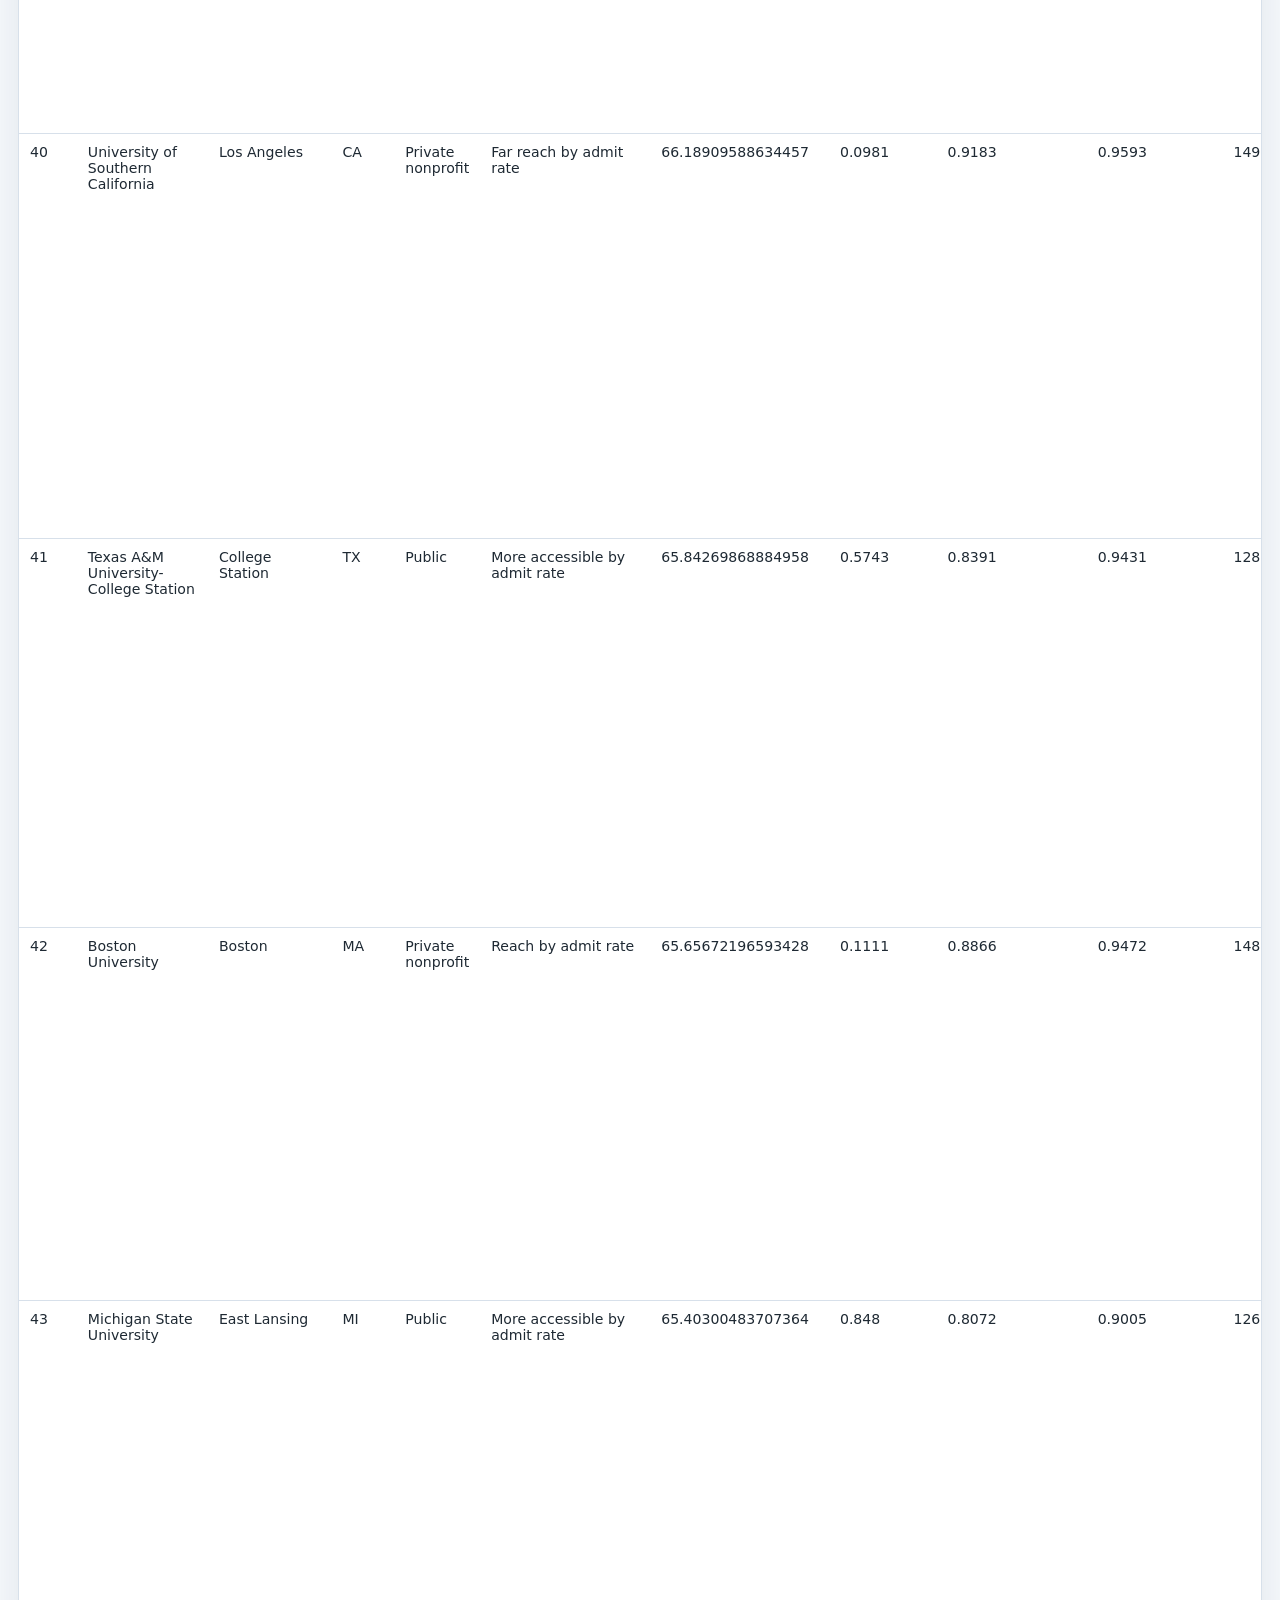
<file: college-table.html>
<!doctype html>
<html lang="en">
  <head>
    <meta charset="utf-8">
    <meta name="viewport" content="width=device-width, initial-scale=1">
    <title>CSV Table | College Atlas</title>
    <link rel="icon" href="data:,">
    <link rel="stylesheet" href="assets/styles.css">
  </head>
  <body class="doc-body">
    <header class="doc-top">
      <a class="back-link" href="index.html">Back to atlas</a>
      <div>
        <p class="eyebrow">College Atlas</p>
        <h1>CSV Table</h1>
        <p>Search the generated shortlist data without opening a spreadsheet.</p>
      </div>
      <nav class="doc-actions" aria-label="CSV links">
        <a href="best-plan.html">Best plan</a>
        <a href="collaborators.html">Research collaborators</a>
        <a href="outputs/college_shortlist.csv">Raw CSV</a>
      </nav>
    </header>

    <main class="csv-page">
      <section class="csv-toolbar" aria-label="CSV controls">
        <label class="field-label" for="csvSearch">Search colleges, states, bands, or program signals</label>
        <input id="csvSearch" type="search" placeholder="Try UCSD, neuro, accessible, materials...">
        <p id="csvSummary" class="section-note" role="status" aria-live="polite">Loading CSV...</p>
      </section>
      <div class="csv-table-wrap">
        <table id="csvTable" class="csv-table"></table>
      </div>
    </main>

    <script src="assets/report-page.js"></script>
  </body>
</html>
</file>
<file: assets/styles.css>
:root {
  --ink: #1e2933;
  --muted: #647184;
  --paper: #f4f7fb;
  --panel: #ffffff;
  --panel-soft: #f8fbfc;
  --line: #d7e0ea;
  --teal: #00857d;
  --green: #2d8a5f;
  --coral: #c95f4b;
  --gold: #b88322;
  --violet: #6f5bbd;
  --blue: #2f73c8;
  --navy: #243247;
  --plum: #7d4663;
  --shadow: 0 14px 34px rgba(25, 38, 56, 0.08);
  --radius: 8px;
  font-family: Inter, ui-sans-serif, system-ui, -apple-system, BlinkMacSystemFont, "Segoe UI", sans-serif;
  color: var(--ink);
  background: var(--paper);
}

* {
  box-sizing: border-box;
}

body {
  margin: 0;
  min-width: 320px;
  background: var(--paper);
  --filters-width: 292px;
  --detail-width: 360px;
  --track-color: var(--teal);
  --track-soft: #e6f5f3;
  --track-ink: #075f59;
}

body.filters-collapsed {
  --filters-width: 72px;
}

body.detail-collapsed {
  --detail-width: 72px;
}

body[data-track="surgeon"] {
  --track-color: var(--coral);
  --track-soft: #faece8;
  --track-ink: #8f3527;
}

body[data-track="bioNeuro"] {
  --track-color: var(--violet);
  --track-soft: #f0eefb;
  --track-ink: #4f438f;
}

body[data-track="materials"] {
  --track-color: var(--blue);
  --track-soft: #eaf2fb;
  --track-ink: #245a9d;
}

body[data-track="california"] {
  --track-color: var(--green);
  --track-soft: #e9f5ef;
  --track-ink: #276b4b;
}

body.has-compare .workspace {
  padding-bottom: 168px;
}

button,
input,
select {
  font: inherit;
}

button,
a,
input,
select {
  min-height: 40px;
}

a {
  color: inherit;
}

.skip-link {
  position: fixed;
  left: 16px;
  top: 12px;
  z-index: 100;
  transform: translateY(-140%);
  padding: 9px 12px;
  border-radius: var(--radius);
  background: var(--navy);
  color: #fff;
  text-decoration: none;
  font-weight: 800;
  transition: transform 120ms ease;
}

.skip-link:focus {
  transform: translateY(0);
}

.sr-only {
  position: absolute;
  width: 1px;
  height: 1px;
  padding: 0;
  margin: -1px;
  overflow: hidden;
  clip: rect(0, 0, 0, 0);
  white-space: nowrap;
  border: 0;
}

.rail-toggle {
  display: inline-flex;
  align-items: center;
  justify-content: center;
  gap: 7px;
  min-height: 40px;
  padding: 0 10px;
  border: 1px solid var(--line);
  border-radius: var(--radius);
  background: #fff;
  color: #344257;
  cursor: pointer;
  font-size: 0.78rem;
  font-weight: 800;
}

.rail-toggle svg {
  width: 18px;
  height: 18px;
  fill: none;
  stroke: currentColor;
  stroke-width: 2.2;
  stroke-linecap: round;
  stroke-linejoin: round;
}

.filters-toggle {
  position: sticky;
  top: 0;
  z-index: 3;
  width: 100%;
  margin-bottom: 14px;
}

.detail-toggle {
  position: sticky;
  top: 0;
  z-index: 4;
  width: 100%;
  margin-bottom: 14px;
}

button:focus-visible,
a:focus-visible,
input:focus-visible,
select:focus-visible,
summary:focus-visible,
.rail-toggle:focus-visible,
.mini-card:focus-visible,
.compare-card:focus-visible,
.point:focus-visible {
  outline: 3px solid rgba(39, 116, 217, 0.42);
  outline-offset: 3px;
}

.app-shell {
  display: grid;
  grid-template-columns: var(--filters-width) minmax(0, 1fr) var(--detail-width);
  min-height: 100vh;
}

.controls,
.detail-panel,
.compare-tray {
  background: rgba(255, 255, 255, 0.88);
  backdrop-filter: blur(18px);
}

.controls {
  position: sticky;
  top: 0;
  height: 100vh;
  overflow: auto;
  padding: 20px;
  border-right: 1px solid var(--line);
}

.workspace {
  padding: 22px;
  min-width: 0;
}

.detail-panel {
  position: sticky;
  top: 0;
  height: 100vh;
  overflow: auto;
  padding: 20px;
  border-left: 1px solid var(--line);
}

body.filters-collapsed .controls {
  padding: 12px;
  overflow: hidden;
}

body.filters-collapsed .controls > :not(.filters-toggle):not(.brand-block) {
  display: none;
}

body.filters-collapsed .brand-block {
  justify-content: center;
  margin-top: 6px;
}

body.filters-collapsed .brand-block > div:not(.brand-mark) {
  display: none;
}

body.filters-collapsed .filters-toggle span,
body.detail-collapsed .detail-toggle span {
  display: none;
}

body.filters-collapsed .filters-toggle svg,
body.detail-collapsed .detail-toggle svg {
  transform: rotate(180deg);
}

body.detail-collapsed .detail-panel {
  padding: 12px;
  overflow: hidden;
}

body.detail-collapsed .detail-panel > :not(.detail-toggle) {
  display: none !important;
}

.brand-block {
  display: flex;
  align-items: center;
  gap: 12px;
  margin-bottom: 16px;
}

.brand-mark {
  position: relative;
  width: 48px;
  height: 48px;
  border: 1px solid var(--line);
  border-radius: var(--radius);
  background: #fff;
  box-shadow: 0 10px 24px rgba(19, 34, 56, 0.08);
}

.brand-mark span {
  position: absolute;
  width: 14px;
  height: 14px;
  border-radius: 50%;
}

.brand-mark span:nth-child(1) {
  left: 9px;
  top: 9px;
  background: var(--teal);
}

.brand-mark span:nth-child(2) {
  right: 9px;
  top: 15px;
  background: var(--coral);
}

.brand-mark span:nth-child(3) {
  left: 18px;
  bottom: 9px;
  background: var(--violet);
}

.eyebrow {
  margin: 0 0 5px;
  color: var(--muted);
  font-size: 0.76rem;
  font-weight: 800;
  letter-spacing: 0;
  text-transform: uppercase;
}

h1,
h2,
h3,
p {
  overflow-wrap: anywhere;
}

h1 {
  margin: 0;
  font-size: 1.08rem;
  line-height: 1.2;
}

h2 {
  margin: 0;
  font-size: 1.32rem;
  line-height: 1.18;
}

h3 {
  margin: 0;
  font-size: 1rem;
  line-height: 1.22;
}

.lede,
.section-note,
.source-note,
.detail-meta,
.detail-block p {
  color: var(--muted);
}

.field-label {
  display: block;
  margin: 0 0 8px;
  color: #38465b;
  font-size: 0.82rem;
  font-weight: 800;
}

.sidebar-guide {
  margin-bottom: 18px;
  padding: 12px;
  border: 1px solid var(--line);
  border-radius: var(--radius);
  background: var(--panel-soft);
}

.sidebar-guide strong {
  display: block;
  margin-bottom: 8px;
}

.sidebar-guide ol {
  margin: 0;
  padding-left: 18px;
  color: var(--muted);
  font-size: 0.83rem;
  line-height: 1.45;
}

.search-wrap {
  display: flex;
  align-items: center;
  gap: 8px;
  padding: 0 12px;
  border: 1px solid var(--line);
  border-radius: var(--radius);
  background: #fff;
}

.search-wrap:focus-within {
  border-color: rgba(39, 116, 217, 0.65);
  box-shadow: 0 0 0 3px rgba(39, 116, 217, 0.14);
}

.search-wrap svg,
button svg {
  width: 18px;
  height: 18px;
  fill: none;
  stroke: currentColor;
  stroke-width: 2;
  stroke-linecap: round;
  stroke-linejoin: round;
}

.search-wrap input {
  width: 100%;
  border: 0;
  outline: 0;
  background: transparent;
}

.control-group {
  margin-top: 20px;
}

.advanced-filters {
  margin-top: 18px;
}

.advanced-filters summary {
  min-height: 40px;
  display: flex;
  align-items: center;
  justify-content: space-between;
  padding: 0 12px;
  border: 1px solid var(--line);
  border-radius: var(--radius);
  background: #fff;
  color: #344257;
  cursor: pointer;
  font-size: 0.86rem;
  font-weight: 850;
}

.advanced-filters[open] summary {
  border-color: rgba(15, 143, 138, 0.42);
  background: rgba(15, 143, 138, 0.08);
}

.mobile-jump,
.mobile-source-notes {
  display: none;
}

.segmented {
  display: grid;
  grid-template-columns: 1fr 1fr;
  gap: 6px;
}

.seg-button,
.ghost-button,
.primary-button,
.icon-button {
  border: 1px solid var(--line);
  border-radius: var(--radius);
  background: #fff;
  color: var(--ink);
  cursor: pointer;
}

.seg-button {
  display: grid;
  gap: 2px;
  min-height: 56px;
  padding: 8px 9px;
  font-size: 0.82rem;
  font-weight: 800;
  text-align: left;
}

.seg-button span {
  display: block;
}

.seg-button small {
  display: block;
  color: var(--muted);
  font-size: 0.7rem;
  font-weight: 750;
}

.seg-button.active {
  border-color: var(--track-color);
  background: var(--track-soft);
  color: var(--track-ink);
}

.range-head {
  display: flex;
  align-items: center;
  justify-content: space-between;
  gap: 8px;
}

output {
  min-width: 38px;
  padding: 4px 8px;
  border-radius: var(--radius);
  background: #17212f;
  color: #fff;
  text-align: center;
  font-size: 0.78rem;
  font-weight: 800;
}

input[type="range"] {
  width: 100%;
  accent-color: var(--teal);
}

.check-grid {
  display: grid;
  gap: 8px;
}

.check-grid label {
  display: flex;
  align-items: center;
  gap: 8px;
  min-height: 36px;
  color: #344257;
  font-size: 0.88rem;
}

.check-grid input {
  min-height: auto;
  accent-color: var(--teal);
}

select {
  width: 100%;
  padding: 0 12px;
  border: 1px solid var(--line);
  border-radius: var(--radius);
  background: #fff;
  color: var(--ink);
}

.ghost-button,
.primary-button {
  display: inline-flex;
  align-items: center;
  justify-content: center;
  gap: 8px;
  width: 100%;
  padding: 9px 12px;
  font-weight: 800;
}

.ghost-button {
  margin-top: 20px;
}

.ghost-button.compact {
  width: auto;
  margin: 0;
  min-height: 44px;
}

.primary-button {
  border-color: var(--ink);
  background: var(--ink);
  color: #fff;
}

.source-note {
  margin-top: 22px;
  padding-top: 18px;
  border-top: 1px solid var(--line);
  font-size: 0.82rem;
  line-height: 1.45;
}

.top-band,
.guide-card,
.plot-section,
.board-section,
.results-section,
.visual-panel,
.metric-panel {
  border: 1px solid var(--line);
  border-radius: var(--radius);
  background: rgba(255, 255, 255, 0.9);
  box-shadow: var(--shadow);
}

.top-band {
  display: flex;
  justify-content: space-between;
  gap: 18px;
  align-items: center;
  padding: 20px;
}

.top-band h2 {
  max-width: 720px;
  font-size: 1.62rem;
}

.lede {
  max-width: 720px;
  margin: 10px 0 0;
  line-height: 1.45;
}

.top-actions {
  display: grid;
  grid-template-columns: 1fr 1fr;
  gap: 8px;
  min-width: 300px;
}

.top-actions a {
  display: inline-flex;
  align-items: center;
  justify-content: center;
  min-height: 40px;
  padding: 0 12px;
  border: 1px solid var(--line);
  border-radius: var(--radius);
  background: #fff;
  text-decoration: none;
  font-weight: 800;
}

.top-actions .primary-link {
  border-color: var(--track-color);
  background: var(--track-color);
  color: #fff;
}

.download-links {
  grid-column: 1 / -1;
  display: flex;
  align-items: center;
  justify-content: flex-end;
  gap: 10px;
  min-height: 28px;
  color: var(--muted);
  font-size: 0.78rem;
  font-weight: 800;
}

.download-links a {
  min-height: 34px;
  padding: 0;
  border: 0;
  background: transparent;
  color: var(--muted);
  text-decoration: underline;
  text-underline-offset: 3px;
}

.guide-grid {
  display: grid;
  grid-template-columns: repeat(2, minmax(0, 1fr));
  gap: 10px;
  margin-top: 14px;
}

.guide-card {
  display: grid;
  grid-template-columns: 34px 1fr;
  gap: 10px;
  padding: 12px;
  box-shadow: none;
}

.guide-card > span {
  display: inline-grid;
  place-items: center;
  width: 32px;
  height: 32px;
  border-radius: var(--radius);
  background: var(--track-color);
  color: #fff;
  font-size: 0.84rem;
  font-weight: 900;
}

.guide-card p {
  margin: 5px 0 0;
  color: var(--muted);
  font-size: 0.84rem;
  line-height: 1.36;
}

.insight-grid {
  display: grid;
  grid-template-columns: minmax(0, 1.35fr) minmax(220px, 0.75fr);
  gap: 12px;
  margin-top: 14px;
}

.pathway-panel {
  position: relative;
  min-height: 200px;
  overflow: hidden;
  background: #111827;
}

#pathwayCanvas {
  display: block;
  width: 100%;
  height: 100%;
  min-height: 200px;
}

.canvas-copy {
  position: absolute;
  left: 20px;
  bottom: 20px;
  max-width: 500px;
  padding: 14px;
  border: 1px solid rgba(255, 255, 255, 0.2);
  border-radius: var(--radius);
  background: rgba(17, 24, 39, 0.74);
  color: #fff;
}

.canvas-copy .eyebrow,
.canvas-copy p {
  color: rgba(255, 255, 255, 0.72);
}

.canvas-copy h3 {
  font-size: 1.4rem;
}

.metric-panel {
  display: grid;
  grid-template-columns: 1fr 1fr;
  gap: 8px;
  padding: 12px;
}

.metric {
  min-height: 92px;
  padding: 12px;
  border: 1px solid var(--line);
  border-radius: var(--radius);
  background: #fff;
}

.metric span {
  display: block;
  font-size: 1.82rem;
  font-weight: 900;
  line-height: 1;
}

.metric p {
  margin: 8px 0 0;
  color: var(--muted);
  font-size: 0.86rem;
}

.plot-section,
.analysis-section,
.profile-section,
.board-section,
.results-section {
  margin-top: 14px;
  padding: 16px;
}

.analysis-section,
.profile-section {
  border: 1px solid var(--line);
  border-radius: var(--radius);
  background: rgba(255, 255, 255, 0.9);
  box-shadow: var(--shadow);
}

.section-head {
  display: flex;
  align-items: end;
  justify-content: space-between;
  gap: 16px;
  margin-bottom: 14px;
}

.section-note {
  margin: 0;
  max-width: 460px;
  font-size: 0.9rem;
}

.score-legend {
  margin: 12px 0 0;
  color: var(--muted);
  font-size: 0.82rem;
  line-height: 1.4;
}

.legend {
  display: flex;
  gap: 12px;
  flex-wrap: wrap;
  color: var(--muted);
  font-size: 0.82rem;
  font-weight: 700;
}

.dot {
  display: inline-block;
  width: 10px;
  height: 10px;
  margin-right: 5px;
  border-radius: 50%;
}

.far {
  background: var(--coral);
}

.reach {
  background: var(--gold);
}

.comp {
  background: var(--blue);
}

.dot.open {
  background: var(--green);
}

.plot {
  position: relative;
  height: 380px;
  border: 1px solid var(--line);
  border-radius: var(--radius);
  background:
    linear-gradient(rgba(23, 33, 47, 0.06) 1px, transparent 1px),
    linear-gradient(90deg, rgba(23, 33, 47, 0.06) 1px, transparent 1px),
    #fbfcff;
  background-size: 100% 25%, 12.5% 100%;
  overflow: hidden;
}

.map-guide {
  margin: -4px 0 12px;
  color: var(--muted);
  font-size: 0.9rem;
  line-height: 1.45;
}

.plot-list {
  margin-top: 12px;
  padding-top: 12px;
  border-top: 1px solid var(--line);
}

.plot-list h3 {
  margin-bottom: 8px;
}

.plot-list-grid {
  display: grid;
  grid-template-columns: repeat(4, minmax(0, 1fr));
  gap: 8px;
}

.plot-list-item {
  display: grid;
  gap: 4px;
  min-height: 52px;
  padding: 9px 10px;
  border: 1px solid var(--line);
  border-radius: var(--radius);
  background: #fff;
  color: var(--ink);
  text-align: left;
  cursor: pointer;
}

.plot-list-item strong {
  font-size: 0.84rem;
}

.plot-list-item span {
  color: var(--muted);
  font-size: 0.78rem;
}

.analysis-layout {
  display: grid;
  grid-template-columns: minmax(0, 0.95fr) minmax(0, 1.25fr);
  gap: 14px;
}

.strategy-panel,
.portfolio-panel,
.question-bank {
  border: 1px solid var(--line);
  border-radius: var(--radius);
  background: #fff;
}

.strategy-panel,
.portfolio-panel {
  padding: 14px;
}

.analysis-tabs {
  display: grid;
  grid-template-columns: 1fr 1fr;
  gap: 6px;
  margin-bottom: 14px;
}

.analysis-tab {
  padding: 8px 10px;
  border: 1px solid var(--line);
  border-radius: var(--radius);
  background: #fff;
  cursor: pointer;
  font-size: 0.82rem;
  font-weight: 800;
}

.analysis-tab.active {
  border-color: rgba(230, 87, 63, 0.45);
  background: rgba(230, 87, 63, 0.1);
  color: #9f2f1d;
}

.profile-tabs {
  display: grid;
  grid-template-columns: repeat(auto-fit, minmax(128px, 1fr));
  gap: 8px;
  margin-bottom: 14px;
}

.profile-priority-strip {
  display: grid;
  grid-template-columns: repeat(3, minmax(0, 1fr));
  gap: 10px;
  margin-bottom: 14px;
}

.profile-priority-strip div {
  padding: 12px;
  border: 1px solid var(--line);
  border-radius: var(--radius);
  background: #fff;
}

.profile-priority-strip span {
  display: inline-flex;
  margin-bottom: 8px;
  color: var(--teal);
  font-size: 0.74rem;
  font-weight: 900;
}

.profile-priority-strip strong {
  display: block;
  font-size: 0.9rem;
}

.profile-priority-strip p {
  margin: 6px 0 0;
  color: var(--muted);
  font-size: 0.82rem;
  line-height: 1.35;
}

.profile-tab {
  min-height: 42px;
  padding: 8px 10px;
  border: 1px solid var(--line);
  border-radius: var(--radius);
  background: #fff;
  color: var(--ink);
  cursor: pointer;
  font-size: 0.84rem;
  font-weight: 850;
}

.profile-tab.active {
  border-color: rgba(39, 116, 217, 0.48);
  background: rgba(39, 116, 217, 0.1);
  color: #174d91;
}

.profile-layout {
  display: grid;
  grid-template-columns: minmax(0, 1.35fr) minmax(300px, 0.85fr);
  gap: 14px;
}

.profile-moves {
  display: grid;
  gap: 10px;
  margin-top: 10px;
}

.profile-goal-card,
.profile-move,
.cluster-panel,
.timeline-panel,
.evidence-strip,
.wording-panel {
  border: 1px solid var(--line);
  border-radius: var(--radius);
  background: #fff;
}

.profile-goal-card {
  padding: 14px;
  margin-bottom: 10px;
  background: #f8fbfc;
}

.profile-goal-card p:last-child {
  margin: 8px 0 0;
  color: var(--muted);
  line-height: 1.45;
}

.gap-grid {
  display: grid;
  grid-template-columns: repeat(5, minmax(0, 1fr));
  gap: 8px;
}

.gap-card {
  padding: 10px;
  border: 1px solid var(--line);
  border-radius: var(--radius);
  background: var(--panel-soft);
}

.gap-card h4 {
  margin: 0 0 7px;
  font-size: 0.86rem;
}

.gap-card p {
  margin: 0 0 6px;
  color: var(--muted);
  font-size: 0.78rem;
  line-height: 1.35;
}

.gap-card span {
  display: block;
  margin-top: 8px;
  color: #344257;
  font-size: 0.75rem;
  font-weight: 850;
}

.profile-move {
  display: grid;
  gap: 10px;
  padding: 14px;
}

.move-top {
  display: grid;
  grid-template-columns: 42px 1fr;
  gap: 10px;
  align-items: start;
}

.move-top > span {
  display: inline-grid;
  place-items: center;
  width: 42px;
  height: 42px;
  border-radius: var(--radius);
  background: #17212f;
  color: #fff;
  font-weight: 900;
}

.move-top p,
.profile-move p,
.cluster-item p,
.wording-item p {
  margin: 0;
  color: var(--muted);
  line-height: 1.45;
}

.target-schools {
  font-weight: 750;
}

.evidence-line {
  padding-top: 9px;
  border-top: 1px solid var(--line);
}

.cluster-panel {
  padding: 14px;
}

.timeline-panel {
  display: grid;
  grid-template-columns: 190px minmax(0, 1fr);
  gap: 14px;
  margin-top: 14px;
  padding: 14px;
}

.timeline-grid {
  display: grid;
  grid-template-columns: repeat(5, minmax(0, 1fr));
  gap: 8px;
}

.timeline-item {
  padding: 10px;
  border: 1px solid var(--line);
  border-radius: var(--radius);
  background: var(--panel-soft);
}

.timeline-item strong {
  display: block;
  margin-bottom: 6px;
}

.timeline-item p {
  margin: 0;
  color: var(--muted);
  font-size: 0.82rem;
  line-height: 1.38;
}

.cluster-grid {
  display: grid;
  gap: 10px;
}

.cluster-item {
  padding: 12px;
  border: 1px solid var(--line);
  border-radius: var(--radius);
  background: #fbfcff;
}

.cluster-item strong,
.wording-item strong {
  display: block;
  margin-bottom: 6px;
}

.evidence-strip,
.wording-panel {
  display: grid;
  grid-template-columns: 230px minmax(0, 1fr);
  gap: 14px;
  margin-top: 14px;
  padding: 14px;
}

.evidence-grid,
.wording-grid {
  display: grid;
  grid-template-columns: repeat(2, minmax(0, 1fr));
  gap: 10px;
}

.evidence-item {
  display: grid;
  grid-template-columns: 22px 1fr;
  gap: 8px;
  align-items: start;
  padding: 11px;
  border: 1px solid var(--line);
  border-radius: var(--radius);
  background: #fbfcff;
  color: #344257;
  font-size: 0.9rem;
  line-height: 1.38;
}

.evidence-item svg {
  width: 18px;
  height: 18px;
  color: var(--blue);
  fill: none;
  stroke: currentColor;
  stroke-width: 2;
  stroke-linecap: round;
  stroke-linejoin: round;
}

.wording-item {
  padding: 12px;
  border: 1px solid var(--line);
  border-radius: var(--radius);
  background: #fbfcff;
}

.strategy-copy p {
  color: var(--muted);
  line-height: 1.5;
}

.checklist {
  display: grid;
  gap: 8px;
  margin-top: 14px;
}

.check-item {
  display: grid;
  grid-template-columns: 22px 1fr;
  gap: 8px;
  align-items: start;
  color: #344257;
  font-size: 0.9rem;
  line-height: 1.38;
}

.check-item svg {
  width: 18px;
  height: 18px;
  color: var(--teal);
  fill: none;
  stroke: currentColor;
  stroke-width: 2;
  stroke-linecap: round;
  stroke-linejoin: round;
}

.portfolio-head {
  display: flex;
  justify-content: space-between;
  gap: 12px;
  align-items: start;
  margin-bottom: 12px;
}

.portfolio-count {
  display: inline-flex;
  align-items: center;
  min-height: 30px;
  padding: 0 9px;
  border-radius: var(--radius);
  background: #17212f;
  color: #fff;
  font-size: 0.78rem;
  font-weight: 900;
}

.portfolio-grid {
  display: grid;
  grid-template-columns: 1fr 1fr;
  gap: 10px;
}

.portfolio-bucket {
  border: 1px solid var(--line);
  border-radius: var(--radius);
  overflow: hidden;
}

.portfolio-bucket h4 {
  margin: 0;
  padding: 9px 10px;
  border-bottom: 1px solid var(--line);
  background: #f7f9fd;
  font-size: 0.84rem;
}

.portfolio-bucket button {
  display: block;
  width: 100%;
  min-height: 44px;
  padding: 8px 10px;
  border: 0;
  border-bottom: 1px solid var(--line);
  background: #fff;
  color: var(--ink);
  text-align: left;
  cursor: pointer;
  font-size: 0.82rem;
}

.portfolio-bucket button:last-child {
  border-bottom: 0;
}

.portfolio-bucket span {
  color: var(--muted);
}

.question-bank {
  display: grid;
  grid-template-columns: 230px minmax(0, 1fr);
  gap: 14px;
  margin-top: 14px;
  padding: 14px;
}

.prompt-grid {
  display: grid;
  grid-template-columns: repeat(3, minmax(0, 1fr));
  gap: 10px;
}

.prompt-card {
  padding: 12px;
  border: 1px solid var(--line);
  border-radius: var(--radius);
  background: #fbfcff;
}

.prompt-card strong {
  display: block;
  margin-bottom: 6px;
}

.prompt-card p {
  margin: 0;
  color: var(--muted);
  font-size: 0.86rem;
  line-height: 1.4;
}

.plot svg {
  width: 100%;
  height: 100%;
  display: block;
}

.axis-label {
  fill: var(--muted);
  font-size: 12px;
  font-weight: 800;
}

.point {
  cursor: pointer;
  stroke: #fff;
  stroke-width: 2;
  filter: drop-shadow(0 4px 8px rgba(23, 33, 47, 0.16));
  transition: r 160ms ease, opacity 160ms ease;
}

.point:hover,
.point.active {
  r: 9;
}

.band-board {
  display: grid;
  grid-template-columns: repeat(4, minmax(0, 1fr));
  gap: 10px;
}

.band-column {
  min-width: 0;
}

.band-column h3 {
  padding-bottom: 8px;
  border-bottom: 2px solid var(--line);
}

.mini-card {
  width: 100%;
  margin-top: 9px;
  padding: 11px;
  border: 1px solid var(--line);
  border-radius: var(--radius);
  background: #fff;
  text-align: left;
  cursor: pointer;
}

.mini-card strong {
  display: block;
  margin-bottom: 6px;
}

.mini-card span {
  color: var(--muted);
  font-size: 0.82rem;
}

.mini-card small {
  display: block;
  margin-top: 6px;
  color: #475467;
  font-size: 0.78rem;
  line-height: 1.32;
}

.cards {
  display: grid;
  grid-template-columns: repeat(3, minmax(0, 1fr));
  gap: 10px;
}

.school-card {
  display: grid;
  gap: 11px;
  padding: 13px;
  border: 1px solid var(--line);
  border-radius: var(--radius);
  background: #fff;
  min-height: 276px;
}

.school-card header {
  display: flex;
  justify-content: space-between;
  gap: 12px;
}

.rank-badge {
  display: inline-flex;
  align-items: center;
  justify-content: center;
  flex: 0 0 42px;
  width: 42px;
  height: 42px;
  border-radius: var(--radius);
  background: var(--track-color);
  color: #fff;
  font-weight: 900;
}

.school-card h3 {
  font-size: 1.05rem;
}

.school-card .meta {
  margin: 5px 0 0;
  color: var(--muted);
  font-size: 0.85rem;
}

.verify-preview {
  margin: 0;
  padding: 9px 10px;
  border-left: 3px solid rgba(184, 135, 33, 0.55);
  border-radius: var(--radius);
  background: #fff9eb;
  color: #6c5420;
  font-size: 0.82rem;
  line-height: 1.38;
}

.pill-row {
  display: flex;
  flex-wrap: wrap;
  gap: 6px;
}

.pill {
  display: inline-flex;
  align-items: center;
  min-height: 26px;
  padding: 0 8px;
  border-radius: var(--radius);
  background: #eef4f8;
  color: #344257;
  font-size: 0.75rem;
  font-weight: 800;
}

.card-notes {
  display: grid;
  gap: 7px;
}

.card-notes div {
  display: grid;
  grid-template-columns: 84px 1fr;
  gap: 8px;
  align-items: start;
}

.card-notes strong {
  color: #344257;
  font-size: 0.76rem;
  text-transform: uppercase;
}

.card-notes span {
  color: var(--muted);
  font-size: 0.84rem;
  line-height: 1.35;
}

.bar-stack {
  display: grid;
  gap: 8px;
}

.bar-row {
  display: grid;
  grid-template-columns: 78px 1fr 38px;
  gap: 8px;
  align-items: center;
  color: var(--muted);
  font-size: 0.78rem;
  font-weight: 800;
}

.bar-track {
  height: 8px;
  border-radius: 999px;
  background: #edf1f7;
  overflow: hidden;
}

.bar-fill {
  height: 100%;
  border-radius: inherit;
  background: var(--track-color);
}

.card-actions {
  display: grid;
  grid-template-columns: 1fr 1fr;
  gap: 8px;
  align-self: end;
}

.card-actions button {
  border: 1px solid var(--line);
  border-radius: var(--radius);
  background: #fff;
  cursor: pointer;
  font-weight: 800;
}

.card-actions .compare {
  border-color: var(--track-color);
  background: var(--track-soft);
  color: var(--track-ink);
}

.detail-empty {
  min-height: 50vh;
  display: grid;
  align-content: center;
}

.detail-empty p {
  color: var(--muted);
}

.hidden {
  display: none !important;
}

.detail-content {
  position: relative;
  display: grid;
  gap: 16px;
}

.icon-button {
  position: absolute;
  right: 0;
  top: 0;
  display: inline-flex;
  align-items: center;
  justify-content: center;
  width: 40px;
  padding: 0;
}

.detail-meta {
  margin: 0;
}

.score-ring {
  display: grid;
  place-items: center;
  width: 140px;
  height: 140px;
  border: 12px solid var(--track-soft);
  border-top-color: var(--track-color);
  border-radius: 50%;
  background: #fff;
}

.score-ring span {
  font-size: 2.2rem;
  font-weight: 900;
  line-height: 1;
}

.score-ring p {
  margin: 4px 0 0;
  color: var(--muted);
  font-size: 0.76rem;
  font-weight: 800;
}

.detail-bars {
  display: grid;
  gap: 9px;
}

.detail-block {
  padding-top: 14px;
  border-top: 1px solid var(--line);
}

.detail-block p {
  margin: 8px 0 0;
  line-height: 1.5;
}

.path-checks p {
  display: grid;
  gap: 3px;
}

.path-checks strong {
  color: var(--ink);
}

.program-tags {
  display: flex;
  flex-wrap: wrap;
  gap: 6px;
}

.profile-mini-list {
  display: grid;
  gap: 7px;
}

.profile-mini-item {
  padding: 9px 10px;
  border: 1px solid var(--line);
  border-radius: var(--radius);
  background: var(--panel-soft);
  color: #344257;
  font-size: 0.84rem;
  line-height: 1.38;
}

.compare-tray {
  position: fixed;
  left: var(--filters-width);
  right: var(--detail-width);
  bottom: 0;
  z-index: 20;
  display: grid;
  grid-template-columns: 180px minmax(0, 1fr);
  gap: 12px;
  padding: 12px 18px;
  border-top: 1px solid var(--line);
  box-shadow: 0 -14px 34px rgba(34, 47, 73, 0.12);
}

.compare-head h2 {
  font-size: 1rem;
}

.compare-grid {
  display: grid;
  grid-template-columns: repeat(3, minmax(0, 1fr));
  gap: 8px;
}

.compare-card {
  min-height: 92px;
  padding: 10px;
  border: 1px solid var(--line);
  border-radius: var(--radius);
  background: #fff;
  color: var(--ink);
  text-align: left;
  cursor: pointer;
}

.compare-card.empty {
  display: grid;
  place-items: center;
  color: var(--muted);
  font-size: 0.86rem;
  border-style: dashed;
  cursor: default;
}

.compare-tray.empty {
  display: none;
}

.compare-card strong {
  display: block;
}

.compare-card p {
  margin: 6px 0 0;
  color: var(--muted);
  font-size: 0.78rem;
}

.tooltip {
  position: fixed;
  z-index: 40;
  pointer-events: none;
  max-width: 280px;
  padding: 10px 12px;
  border: 1px solid var(--line);
  border-radius: var(--radius);
  background: #fff;
  box-shadow: var(--shadow);
  font-size: 0.84rem;
}

.tooltip strong {
  display: block;
  margin-bottom: 4px;
}

.doc-body {
  min-height: 100vh;
  color: var(--ink);
  background: var(--paper);
}

.doc-top {
  display: grid;
  grid-template-columns: minmax(120px, 180px) minmax(0, 1fr) minmax(180px, auto);
  gap: 18px;
  align-items: center;
  padding: 20px;
  border-bottom: 1px solid var(--line);
  background: rgba(255, 255, 255, 0.92);
}

.doc-top h1 {
  margin: 0;
  font-size: 1.9rem;
}

.doc-top p {
  margin: 7px 0 0;
  color: var(--muted);
}

.back-link,
.doc-actions a {
  display: inline-flex;
  align-items: center;
  justify-content: center;
  min-height: 40px;
  padding: 0 12px;
  border: 1px solid var(--line);
  border-radius: var(--radius);
  background: #fff;
  text-decoration: none;
  font-weight: 800;
}

.doc-actions {
  display: flex;
  justify-content: flex-end;
  gap: 8px;
  flex-wrap: wrap;
}

.doc-shell {
  display: grid;
  grid-template-columns: 260px minmax(0, 1fr);
  gap: 18px;
  padding: 18px;
}

.doc-side,
.report-card,
.csv-toolbar,
.csv-table-wrap {
  border: 1px solid var(--line);
  border-radius: var(--radius);
  background: #fff;
  box-shadow: var(--shadow);
}

.doc-side {
  position: sticky;
  top: 18px;
  align-self: start;
  padding: 16px;
}

.doc-side h2 {
  font-size: 1rem;
}

.doc-side ul {
  margin: 12px 0 0;
  padding-left: 18px;
  color: var(--muted);
  line-height: 1.5;
}

.report-card {
  padding: 22px;
}

.report-card h1,
.report-card h2,
.report-card h3 {
  margin-top: 22px;
}

.report-card h1:first-child,
.report-card h2:first-child {
  margin-top: 0;
}

.report-card p,
.report-card li {
  color: #435164;
  line-height: 1.55;
}

.report-card code {
  padding: 2px 5px;
  border-radius: 5px;
  background: #eef3f8;
}

.report-table-wrap,
.csv-table-wrap {
  width: 100%;
  overflow: auto;
}

.report-card table,
.csv-table {
  width: 100%;
  border-collapse: collapse;
  font-size: 0.88rem;
}

.report-card th,
.report-card td,
.csv-table th,
.csv-table td {
  padding: 10px 11px;
  border-bottom: 1px solid var(--line);
  text-align: left;
  vertical-align: top;
}

.report-card th,
.csv-table th {
  background: #f3f7fb;
  color: #344257;
  font-weight: 850;
}

.csv-page {
  padding: 18px;
}

.csv-toolbar {
  margin-bottom: 14px;
  padding: 16px;
}

.csv-toolbar input {
  width: 100%;
  padding: 0 12px;
  border: 1px solid var(--line);
  border-radius: var(--radius);
  background: #fff;
}

.collab-body {
  background:
    linear-gradient(180deg, rgba(255, 255, 255, 0.86), rgba(244, 247, 251, 0.98) 220px),
    var(--paper);
}

.collab-page {
  width: min(1280px, 100%);
  margin: 0 auto;
  padding: 18px;
}

.collab-hero {
  display: grid;
  grid-template-columns: minmax(0, 1fr) minmax(260px, 380px);
  gap: 18px;
  align-items: stretch;
  padding: 22px;
  border: 1px solid var(--line);
  border-radius: var(--radius);
  background:
    linear-gradient(135deg, rgba(0, 133, 125, 0.1), rgba(111, 91, 189, 0.08)),
    #fff;
  box-shadow: var(--shadow);
}

.collab-hero h2,
.collab-brief h2 {
  margin: 0;
  font-size: clamp(1.5rem, 3vw, 2.4rem);
  line-height: 1.05;
}

.collab-hero p,
.collab-brief p {
  max-width: 760px;
  color: var(--muted);
  line-height: 1.55;
}

.collab-metrics {
  display: grid;
  grid-template-columns: repeat(3, minmax(0, 1fr));
  gap: 10px;
}

.collab-metrics div {
  min-height: 132px;
  display: flex;
  flex-direction: column;
  justify-content: center;
  padding: 16px;
  border: 1px solid rgba(36, 50, 71, 0.14);
  border-radius: var(--radius);
  background: rgba(255, 255, 255, 0.76);
}

.collab-metrics strong {
  font-size: clamp(1.7rem, 3vw, 2.7rem);
  line-height: 1;
}

.collab-metrics span {
  margin-top: 8px;
  color: var(--muted);
  font-size: 0.78rem;
  font-weight: 850;
  text-transform: uppercase;
}

.collab-tools {
  display: grid;
  grid-template-columns: minmax(260px, 1fr) minmax(150px, 0.45fr) minmax(150px, 0.45fr) minmax(170px, 0.55fr);
  gap: 12px;
  margin-top: 14px;
  padding: 16px;
  border: 1px solid var(--line);
  border-radius: var(--radius);
  background: #fff;
  box-shadow: var(--shadow);
}

.collab-tools input,
.collab-tools select {
  width: 100%;
  min-height: 44px;
  margin-top: 7px;
  padding: 0 12px;
  border: 1px solid var(--line);
  border-radius: var(--radius);
  background: #fff;
  color: var(--ink);
}

.collab-tabs {
  display: flex;
  flex-wrap: wrap;
  gap: 8px;
  margin: 14px 0;
}

.collab-chip {
  min-height: 40px;
  padding: 0 12px;
  border: 1px solid var(--line);
  border-radius: var(--radius);
  background: #fff;
  color: #344257;
  cursor: pointer;
  font-weight: 850;
}

.collab-chip.active {
  border-color: rgba(0, 133, 125, 0.4);
  background: #e6f5f3;
  color: #075f59;
}

.collab-metric-note {
  margin: -4px 0 16px;
  color: #536172;
  font-size: 0.88rem;
  line-height: 1.45;
}

.collab-content {
  margin-top: 16px;
}

.collab-grid {
  display: grid;
  grid-template-columns: repeat(3, minmax(0, 1fr));
  gap: 14px;
}

.collab-card {
  display: flex;
  min-height: 520px;
  flex-direction: column;
  gap: 12px;
  padding: 16px;
  border: 1px solid var(--line);
  border-radius: var(--radius);
  background: #fff;
  box-shadow: var(--shadow);
}

.collab-card header {
  display: flex;
  gap: 12px;
  align-items: flex-start;
  justify-content: space-between;
}

.collab-card h3 {
  margin: 2px 0 4px;
  font-size: 1.16rem;
  line-height: 1.18;
}

.collab-card header p,
.collab-title,
.collab-location,
.collab-fit,
.collab-outreach {
  margin: 0;
  color: var(--muted);
  line-height: 1.45;
}

.collab-kicker {
  color: var(--teal);
  font-size: 0.75rem;
  font-weight: 900;
  letter-spacing: 0;
  text-transform: uppercase;
}

.score-pill {
  flex: 0 0 auto;
  display: inline-flex;
  align-items: center;
  justify-content: center;
  width: 50px;
  min-height: 50px;
  border-radius: 50%;
  background: var(--navy);
  color: #fff;
  font-weight: 900;
}

.collab-title {
  color: #344257;
  font-weight: 850;
}

.collab-fit {
  color: #304057;
}

.collab-bars {
  display: grid;
  gap: 8px;
}

.collab-score-row {
  display: grid;
  grid-template-columns: 92px minmax(80px, 1fr) 32px;
  gap: 8px;
  align-items: center;
  font-size: 0.78rem;
  font-weight: 850;
}

.collab-meter {
  height: 8px;
  overflow: hidden;
  border-radius: 999px;
  background: #eef3f8;
}

.collab-meter span {
  display: block;
  height: 100%;
  border-radius: inherit;
  background: var(--teal);
}

.collab-score-row.materials .collab-meter span {
  background: var(--blue);
}

.collab-score-row.biomed .collab-meter span {
  background: var(--green);
}

.collab-score-row.neuro .collab-meter span {
  background: var(--violet);
}

.collab-score-row.access .collab-meter span {
  background: var(--gold);
}

.collab-tags {
  display: flex;
  flex-wrap: wrap;
  gap: 6px;
}

.collab-tags span {
  display: inline-flex;
  align-items: center;
  min-height: 28px;
  padding: 0 8px;
  border: 1px solid rgba(47, 115, 200, 0.18);
  border-radius: 999px;
  background: #eaf2fb;
  color: #245a9d;
  font-size: 0.72rem;
  font-weight: 850;
}

.collab-methods {
  display: grid;
  grid-template-columns: 1fr 1fr;
  gap: 6px 12px;
  margin: 0;
  padding-left: 18px;
  color: #536172;
  font-size: 0.84rem;
  line-height: 1.35;
}

.collab-outreach {
  margin-top: auto;
  padding-top: 4px;
}

.collab-outreach strong {
  color: var(--ink);
}

.collab-source {
  display: inline-flex;
  align-self: flex-start;
  align-items: center;
  min-height: 36px;
  padding: 0 10px;
  border: 1px solid rgba(0, 133, 125, 0.24);
  border-radius: var(--radius);
  color: #075f59;
  text-decoration: none;
  font-weight: 850;
}

.collab-empty {
  grid-column: 1 / -1;
  margin: 0;
  padding: 18px;
  border: 1px solid var(--line);
  border-radius: var(--radius);
  background: #fff;
  color: var(--muted);
}

.collab-brief {
  display: grid;
  grid-template-columns: 260px minmax(0, 1fr);
  gap: 18px;
  margin-top: 18px;
  padding: 22px;
  border: 1px solid var(--line);
  border-radius: var(--radius);
  background: #fff;
  box-shadow: var(--shadow);
}

.collab-brief h2 {
  font-size: 1.4rem;
}

.collab-brief-grid {
  display: grid;
  grid-template-columns: repeat(3, minmax(0, 1fr));
  gap: 14px;
}

.collab-brief-grid article {
  min-height: 150px;
  padding: 14px;
  border-left: 4px solid var(--coral);
  background: #fafcfd;
}

.collab-brief-grid article:nth-child(2) {
  border-left-color: var(--violet);
}

.collab-brief-grid article:nth-child(3) {
  border-left-color: var(--teal);
}

.collab-brief-grid h3 {
  margin: 0 0 8px;
}

.collab-brief-grid p {
  margin: 0;
}

.error-text {
  color: #9f2f1d;
  font-weight: 800;
}

@media (max-width: 1220px) {
  .app-shell {
    --filters-width: 280px;
    grid-template-columns: var(--filters-width) minmax(0, 1fr);
  }

  body.filters-collapsed {
    --filters-width: 72px;
  }

  .band-board,
  .cards {
    grid-template-columns: 1fr 1fr;
  }

  .collab-grid {
    grid-template-columns: repeat(2, minmax(0, 1fr));
  }

  .collab-tools {
    grid-template-columns: minmax(260px, 1fr) minmax(160px, 220px);
  }

  .detail-panel {
    position: fixed;
    right: 0;
    top: 0;
    z-index: 30;
    width: min(390px, 92vw);
    transform: translateX(100%);
    transition: transform 180ms ease;
  }

  .detail-panel.open {
    transform: translateX(0);
  }

  .compare-tray {
    left: var(--filters-width);
    right: 0;
  }
}

@media (max-width: 980px) {
  .app-shell {
    display: block;
  }

  .controls {
    position: static;
    width: auto;
    height: auto;
    transform: none;
    padding-bottom: 14px;
  }

  .filters-toggle {
    display: none;
  }

  .detail-panel {
    position: fixed;
    right: 0;
    top: 0;
    bottom: 0;
    z-index: 30;
    width: min(430px, 100vw);
    height: 100vh;
    transform: translateX(100%);
  }

  .detail-panel.open {
    transform: translateX(0);
  }

  .controls {
    border-right: 0;
    border-bottom: 1px solid var(--line);
  }

  .workspace {
    padding: 16px;
  }

  .top-band,
  .doc-top,
  .doc-shell,
  .collab-hero,
  .collab-brief,
  .section-head,
  .insight-grid,
  .guide-grid,
  .analysis-layout,
  .question-bank,
  .profile-layout,
  .profile-priority-strip,
  .timeline-panel,
  .evidence-strip,
  .wording-panel {
    display: grid;
    grid-template-columns: 1fr;
  }

  .band-board,
  .cards,
  .collab-brief-grid,
  .plot-list-grid,
  .prompt-grid,
  .gap-grid,
  .timeline-grid,
  .evidence-grid,
  .wording-grid {
    grid-template-columns: 1fr 1fr;
  }

  .compare-tray {
    left: 0;
    right: 0;
    grid-template-columns: 1fr;
  }

  .doc-side {
    position: static;
  }

  .collab-tools,
  .collab-grid {
    grid-template-columns: 1fr;
  }

  .collab-metrics {
    grid-template-columns: repeat(3, minmax(0, 1fr));
  }

  .source-note {
    display: none;
  }

  .sidebar-guide {
    display: none;
  }

  #resetFilters {
    display: none;
  }

  .guide-grid {
    display: none;
  }

  .mobile-jump {
    display: inline-flex;
    align-items: center;
    justify-content: center;
    width: 100%;
    min-height: 44px;
    margin-top: 14px;
    border-radius: var(--radius);
    background: var(--track-color);
    color: #fff;
    text-decoration: none;
    font-weight: 850;
  }

  .mobile-source-notes {
    display: block;
    margin-top: 14px;
    padding: 12px;
    border: 1px solid var(--line);
    border-radius: var(--radius);
    background: #fff;
    color: var(--muted);
    font-size: 0.84rem;
    line-height: 1.45;
  }

  .mobile-source-notes summary {
    color: var(--ink);
    cursor: pointer;
    font-weight: 850;
  }
}

@media (max-width: 640px) {
  .band-board,
  .cards,
  .collab-brief-grid,
  .compare-grid,
  .metric-panel,
  .plot-list-grid,
  .portfolio-grid,
  .prompt-grid,
  .profile-tabs,
  .gap-grid,
  .timeline-grid,
  .evidence-grid,
  .wording-grid {
    grid-template-columns: 1fr;
  }

  .plot {
    height: 360px;
  }

  .pathway-panel {
    min-height: auto;
    background: var(--navy);
  }

  #pathwayCanvas {
    display: none;
  }

  .canvas-copy {
    position: static;
    max-width: none;
    border: 0;
    background: transparent;
  }

  .top-actions,
  .card-actions {
    display: grid;
    grid-template-columns: 1fr;
  }

  .download-links {
    justify-content: flex-start;
  }

  .collab-page {
    padding: 12px;
  }

  .collab-hero,
  .collab-brief,
  .collab-tools {
    padding: 14px;
  }

  .collab-methods {
    grid-template-columns: 1fr;
  }

  .collab-metrics {
    grid-template-columns: repeat(3, minmax(0, 1fr));
  }

  .collab-metrics div {
    min-height: 94px;
    padding: 10px 8px;
  }

  .collab-metrics span {
    font-size: 0.66rem;
  }

  .collab-score-row {
    grid-template-columns: 82px minmax(70px, 1fr) 30px;
  }

  .school-card {
    min-height: 0;
  }

  .school-card .bar-stack,
  .verify-preview {
    display: none;
  }

  body.has-compare .workspace {
    padding-bottom: 220px;
  }
}
</file>
